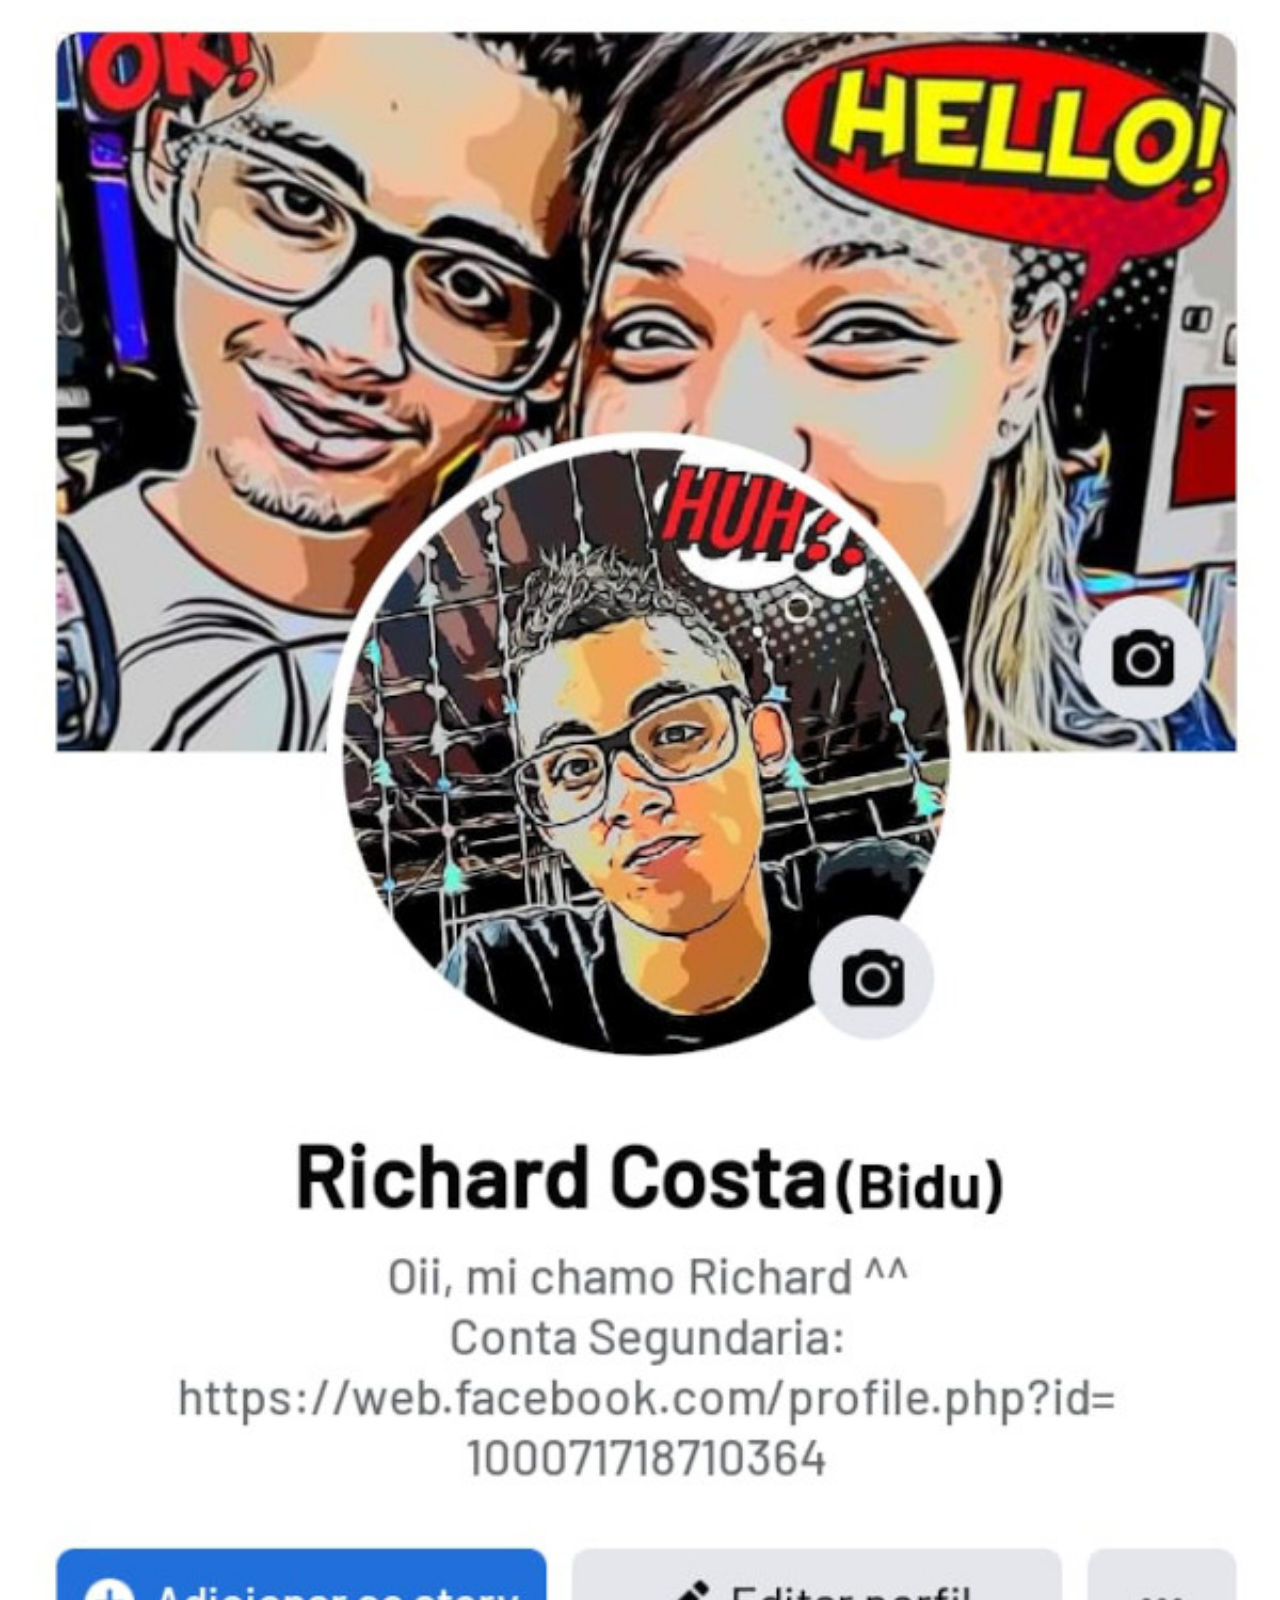
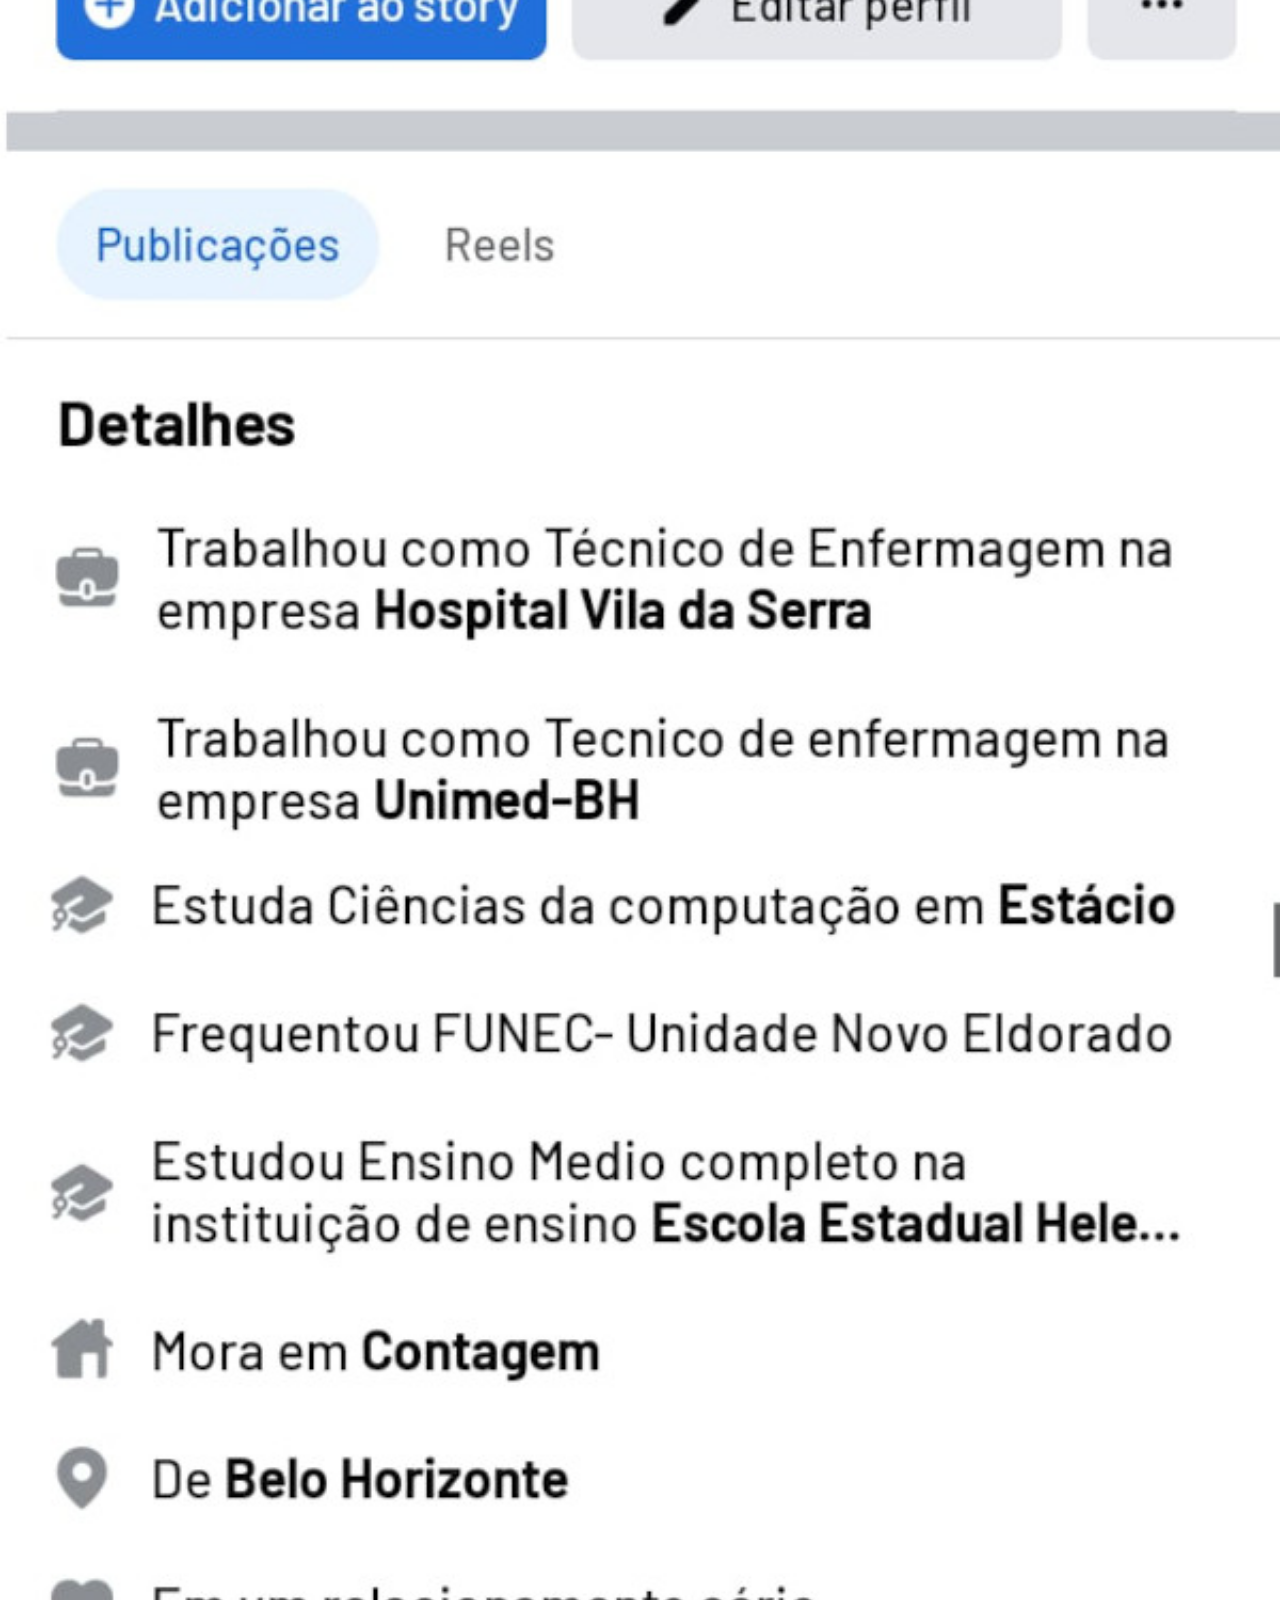
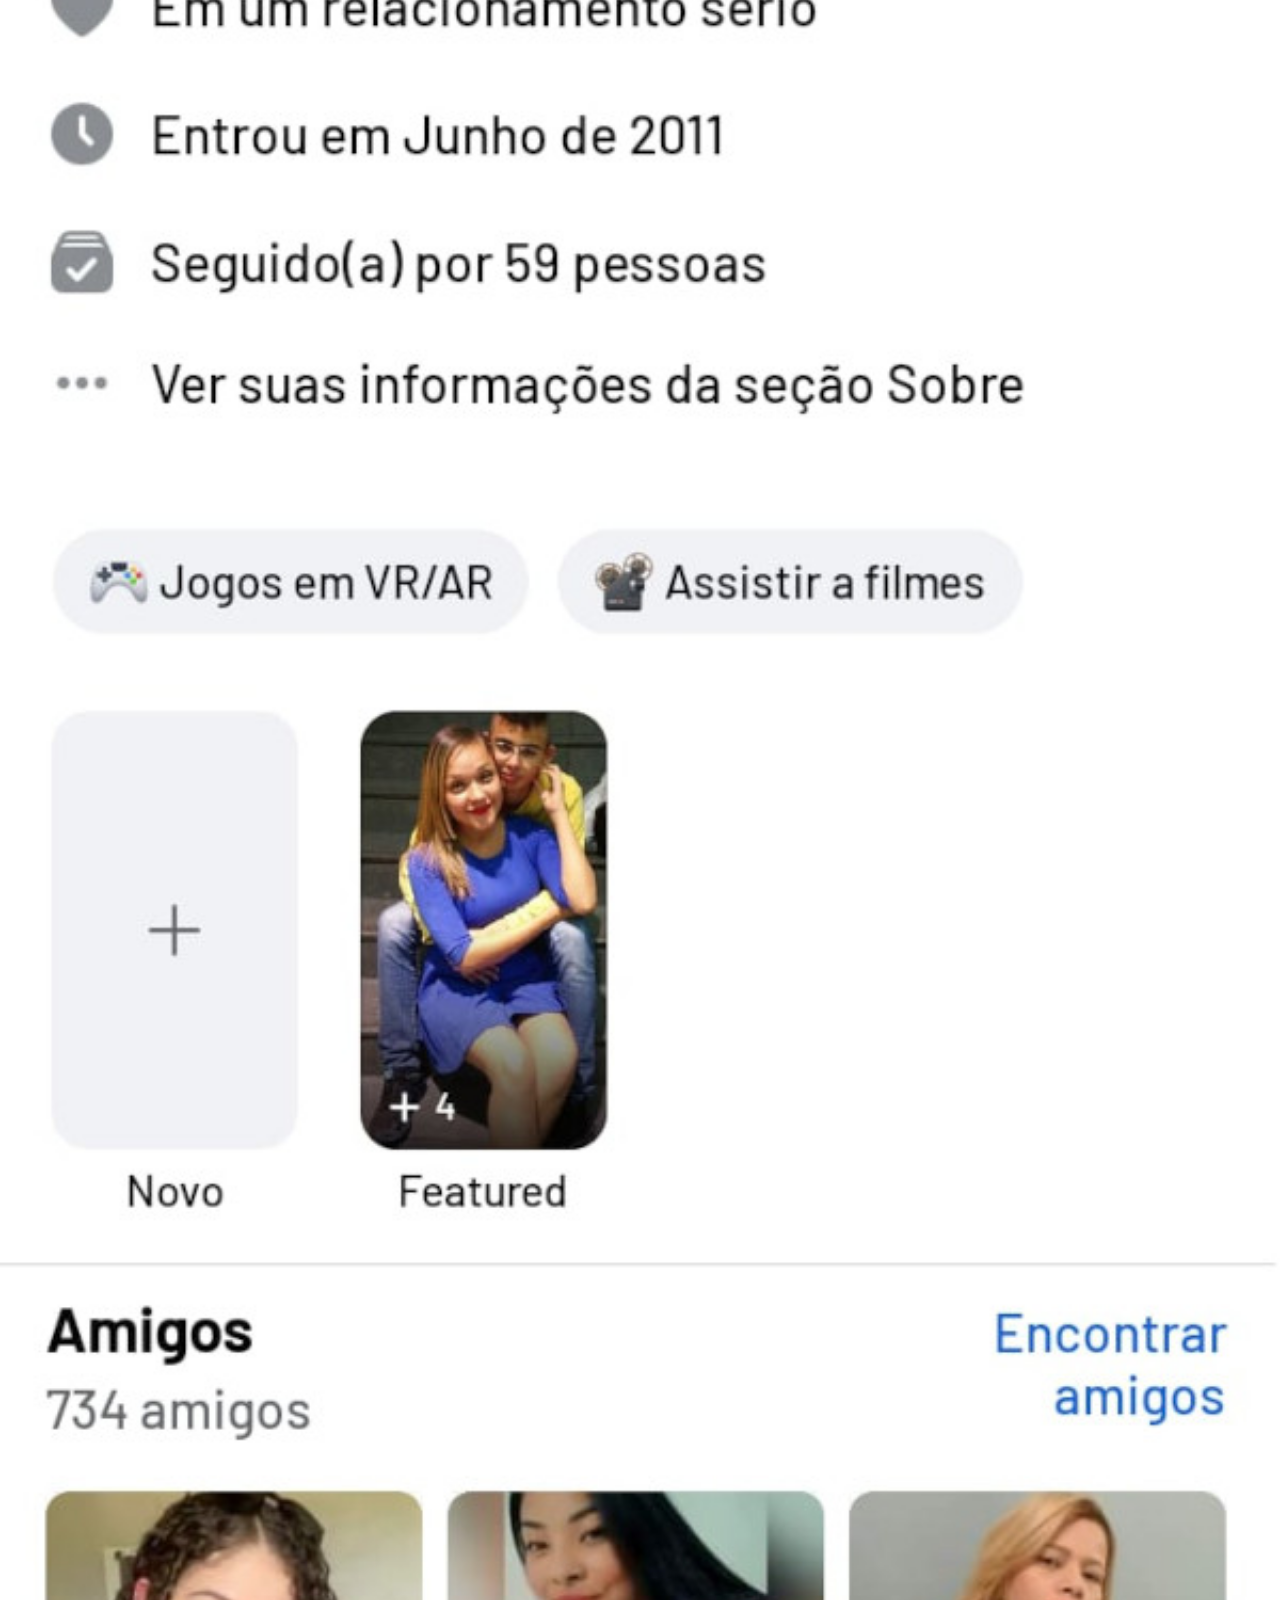
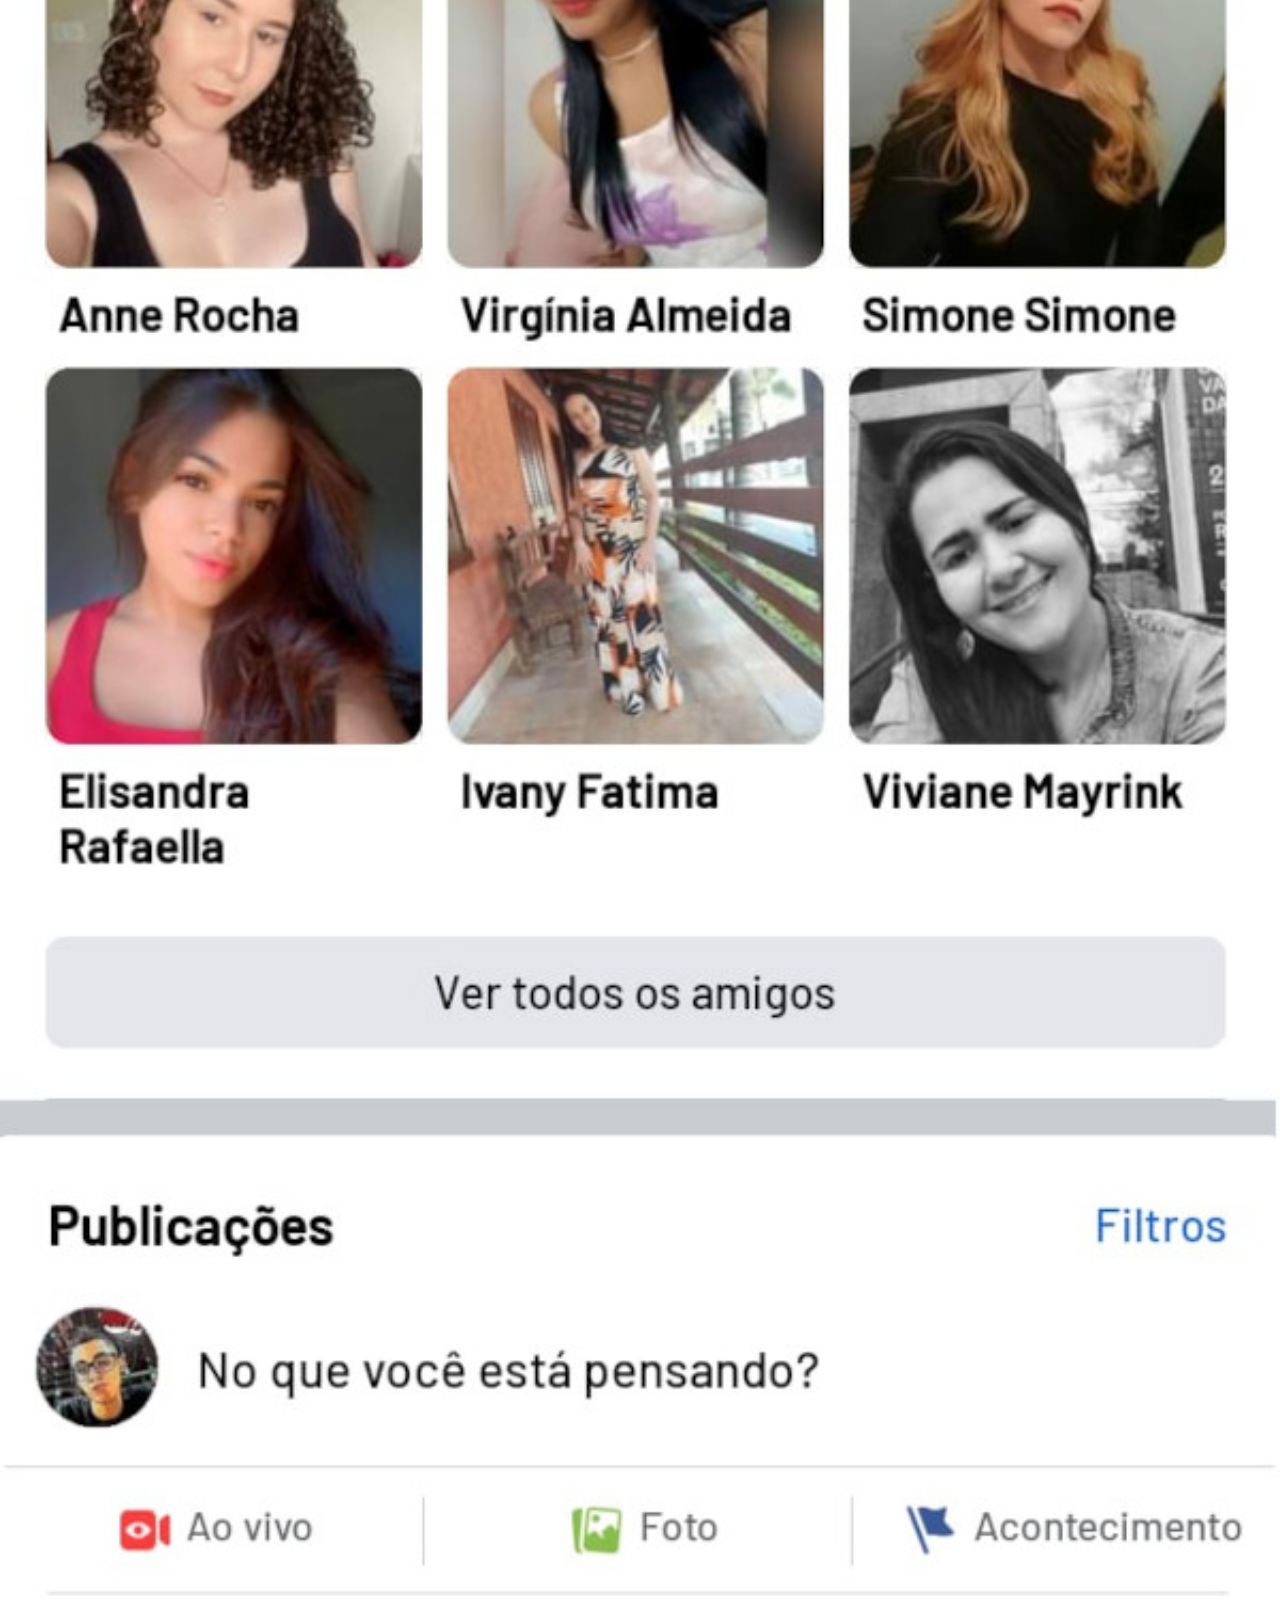
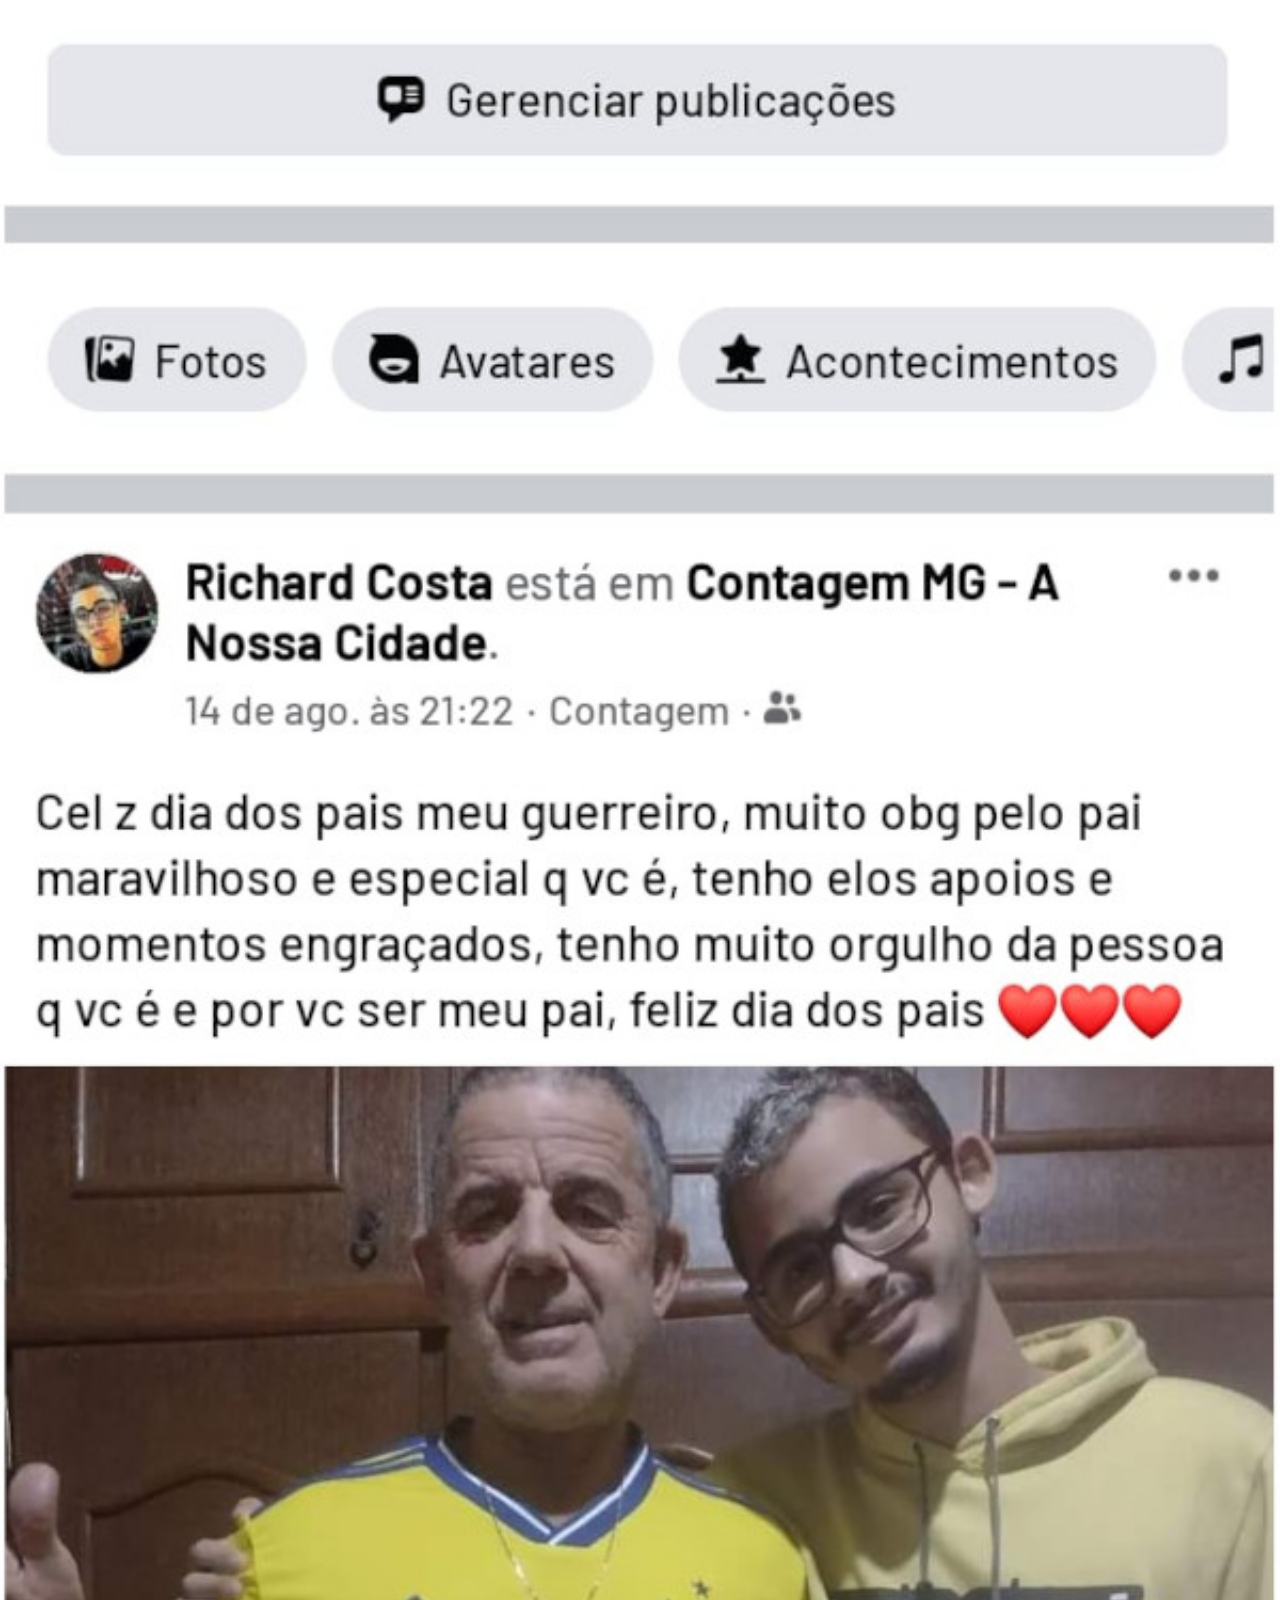
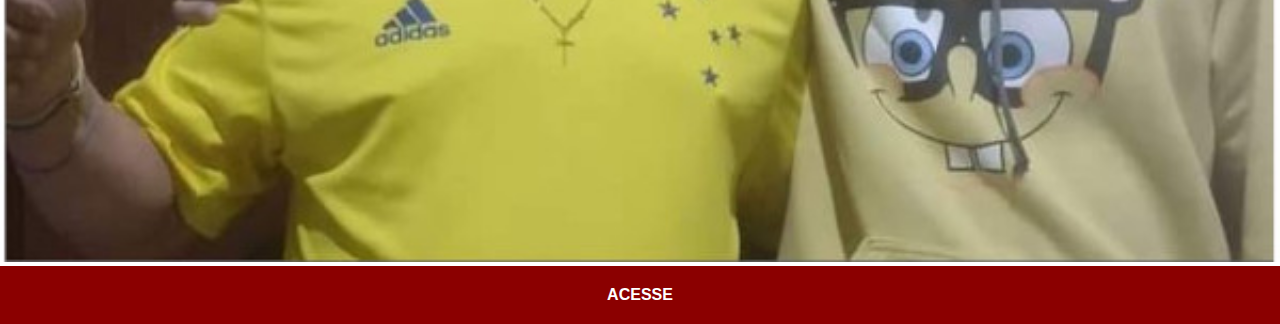
<file: desafio redes_sociais/facebook.html>
<!DOCTYPE html>
<html lang="pt-br">
<head>
    <meta charset="UTF-8">
    <meta http-equiv="X-UA-Compatible" content="IE=edge">
    <meta name="viewport" content="width=device-width, initial-scale=1.0">
    <link rel="stylesheet" href="css/socialStyle.css">
    <title>Youtube</title>
</head>
<body>
    <img src="img/imagem/tela-facebook.jpg" alt="tela-facebook">
    <a href="https://www.facebook.com/richard.costa.3323/" target="_blank">ACESSE</a>
</body>
</html>
</file>
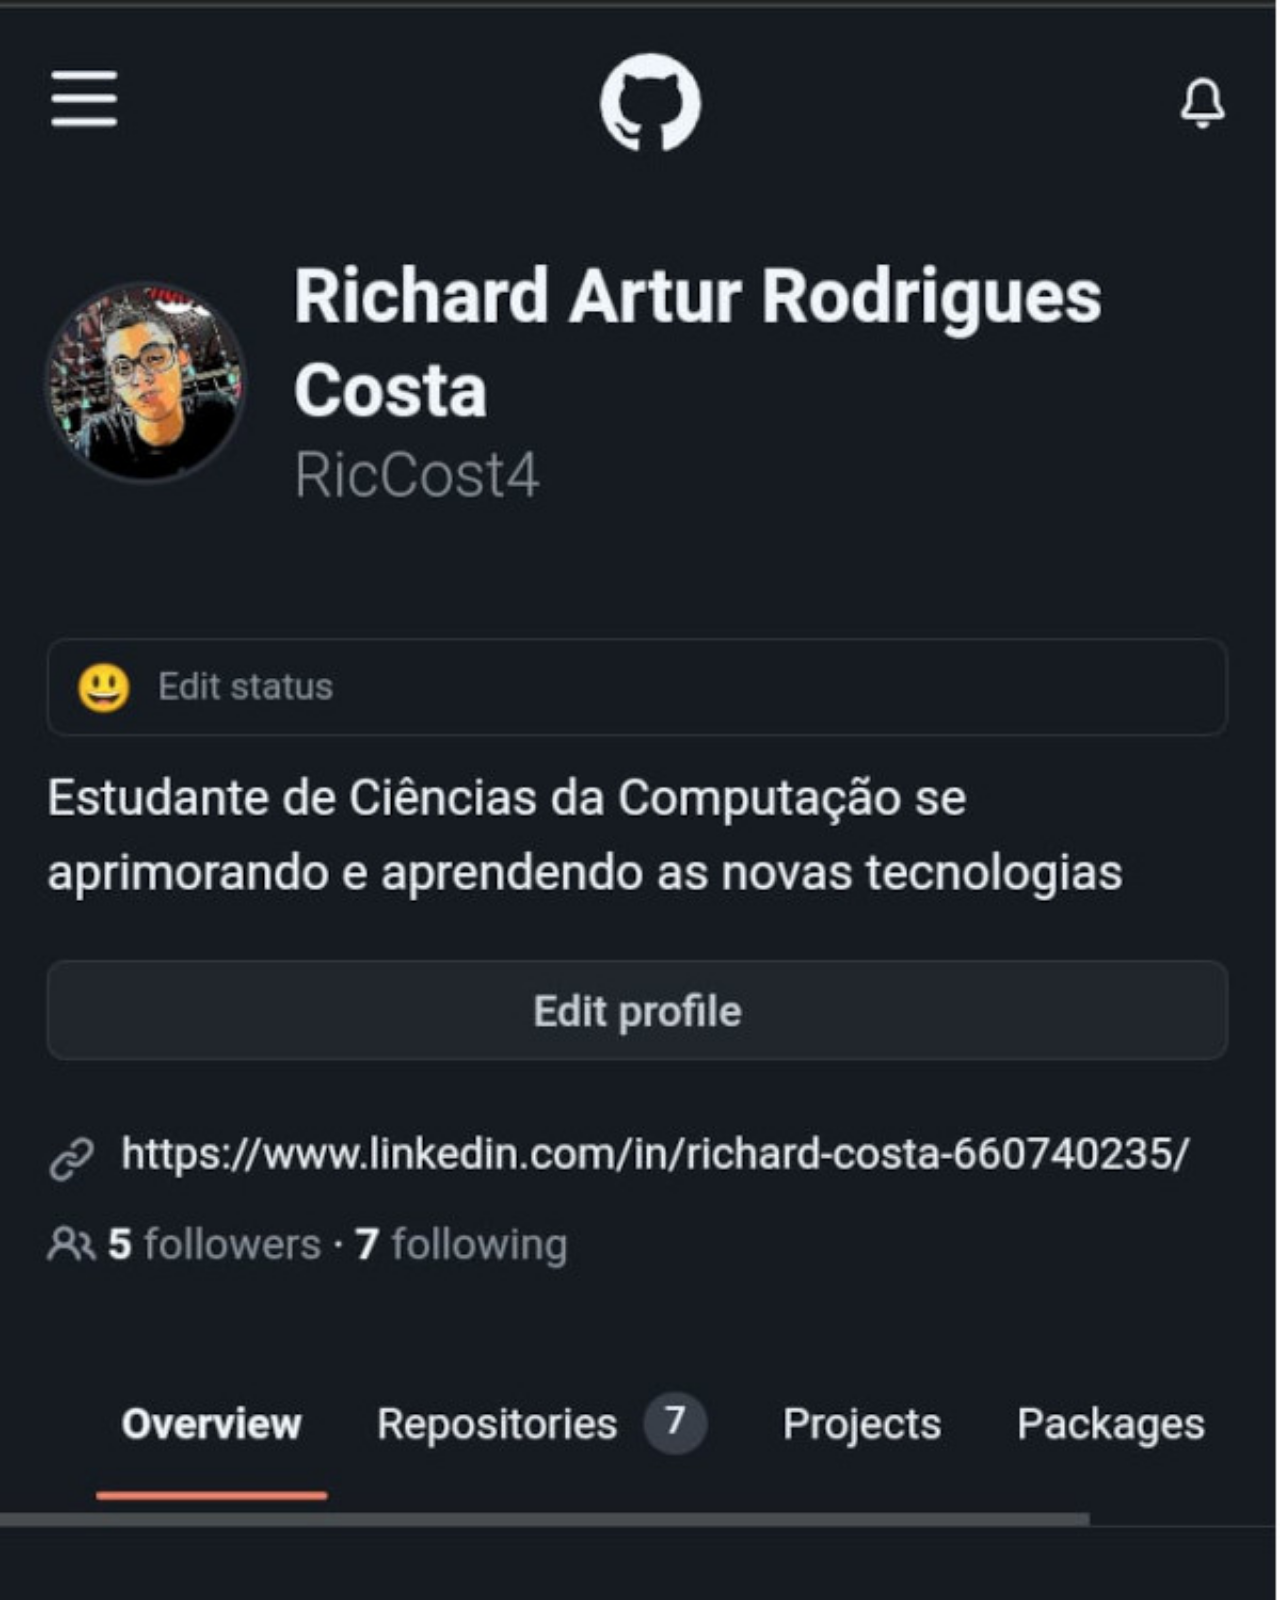
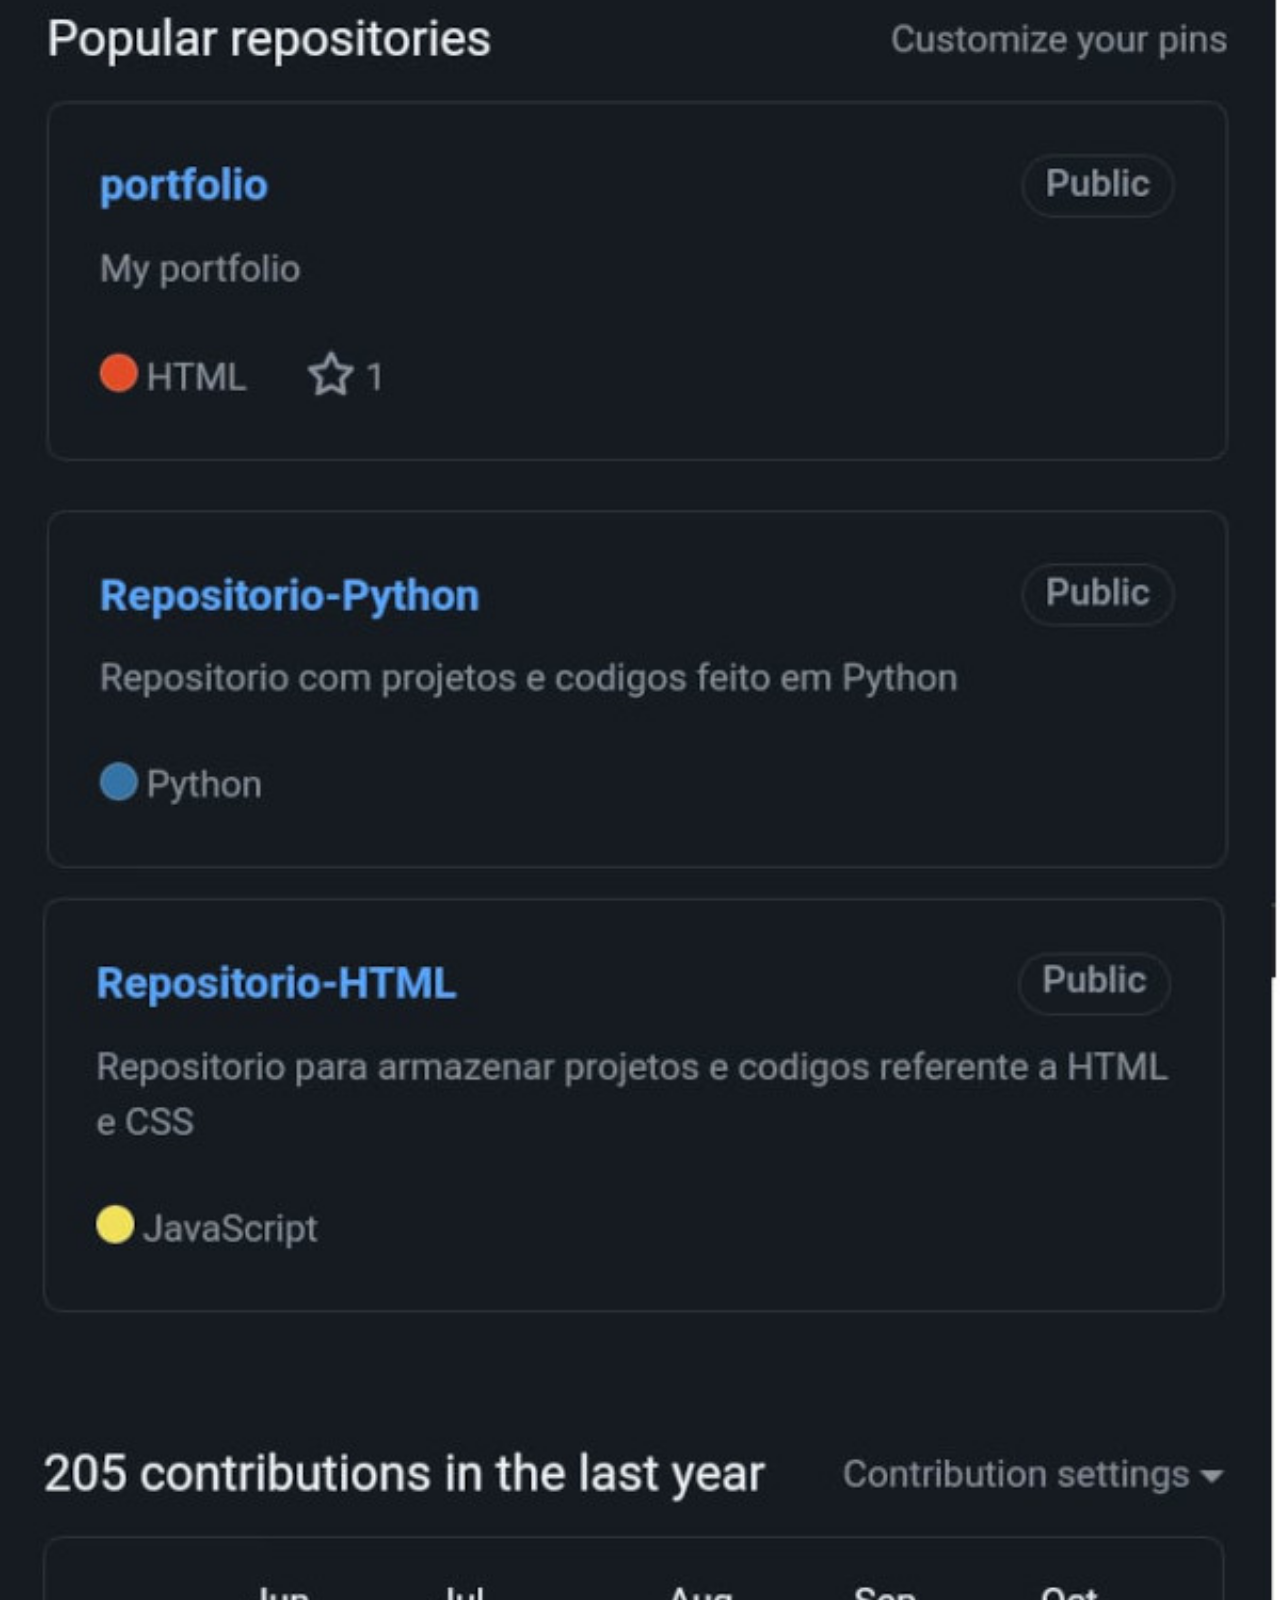
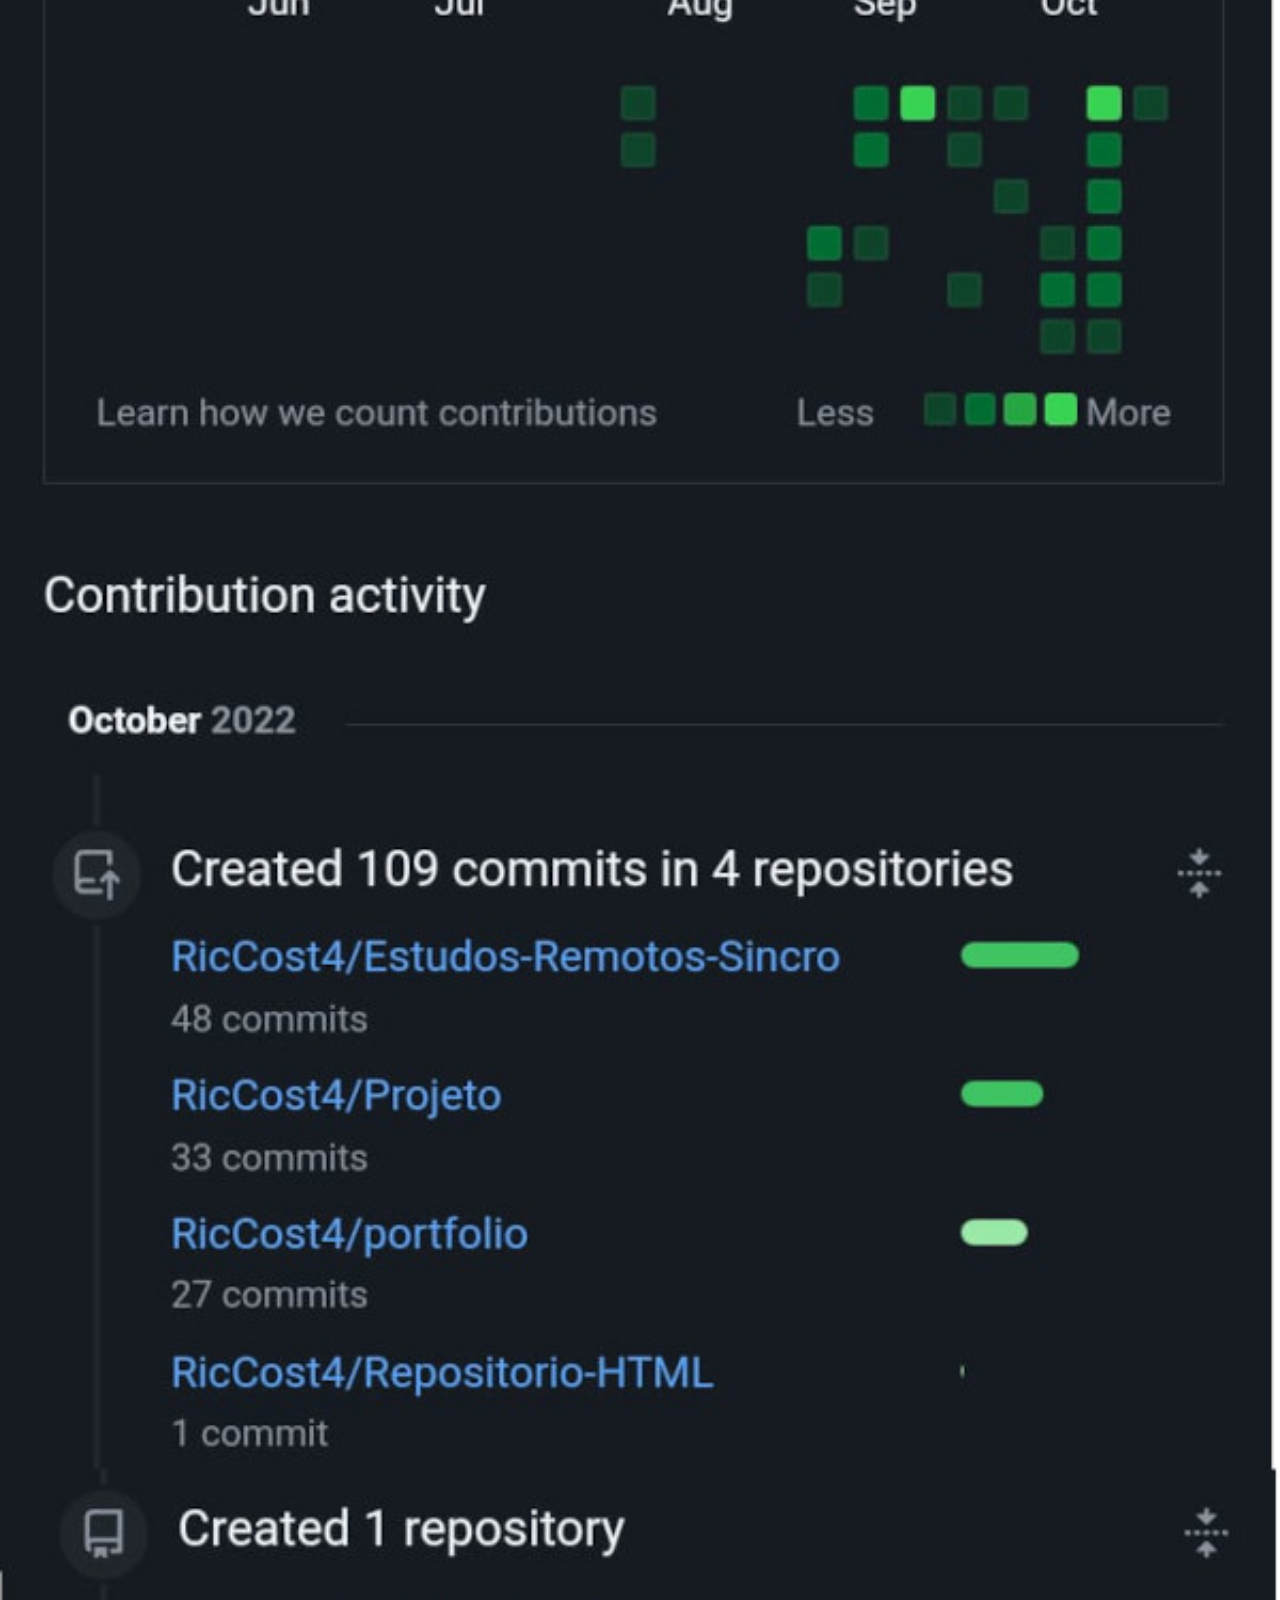
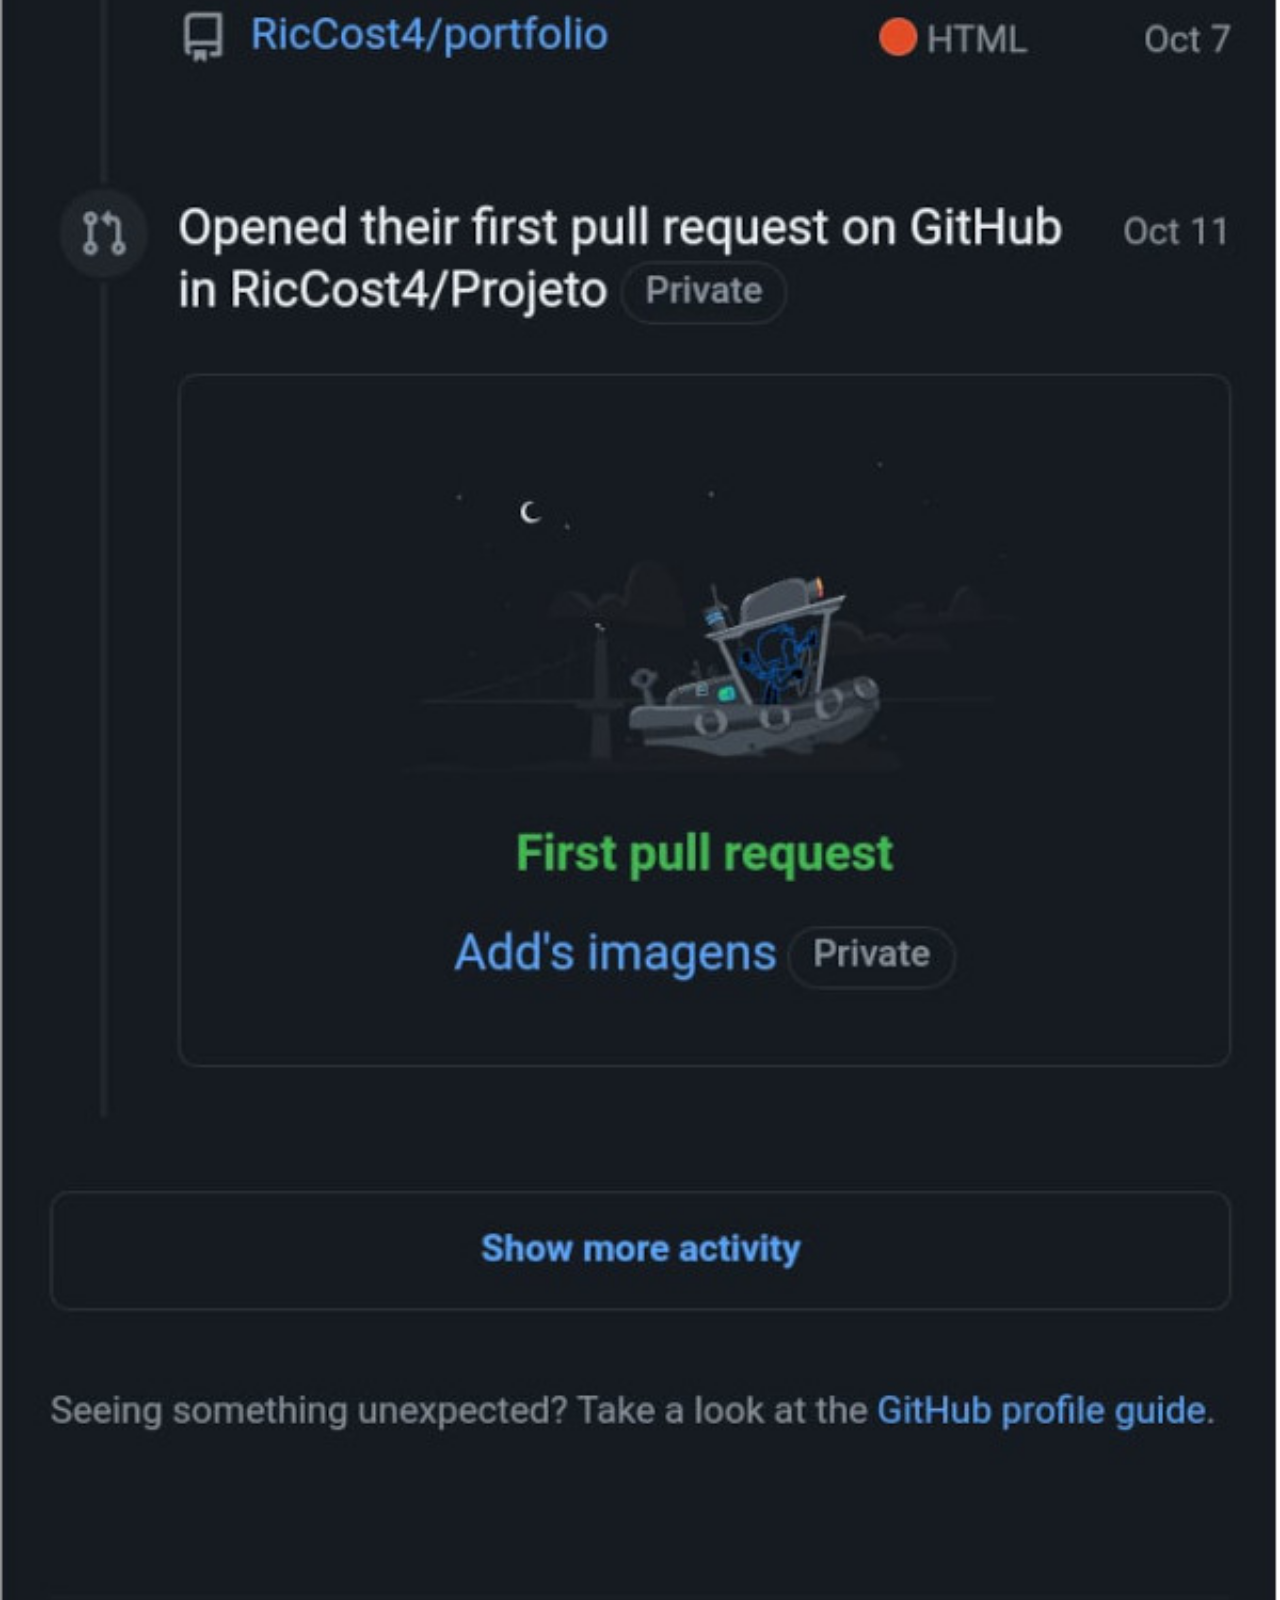
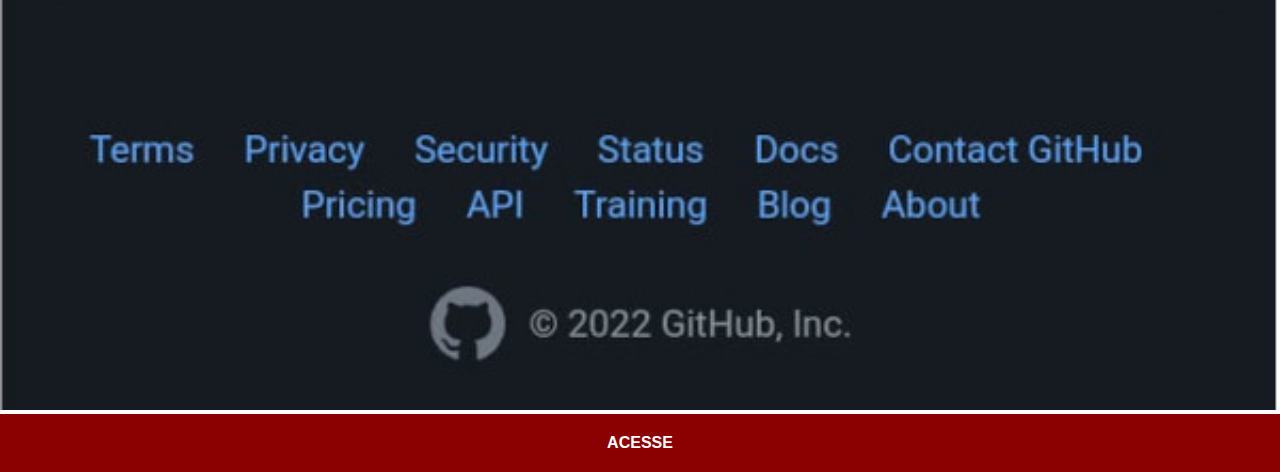
<file: desafio redes_sociais/github.html>
<!DOCTYPE html>
<html lang="pt-br">
<head>
    <meta charset="UTF-8">
    <meta http-equiv="X-UA-Compatible" content="IE=edge">
    <meta name="viewport" content="width=device-width, initial-scale=1.0">
    <link rel="stylesheet" href="css/socialStyle.css">
    <title>Youtube</title>
</head>
<body>
    <img src="img/imagem/tela-github.jpg" alt="tela-github">
    <a href="https://github.com/RicCost4" target="_blank">ACESSE</a>
</body>
</html>
</file>
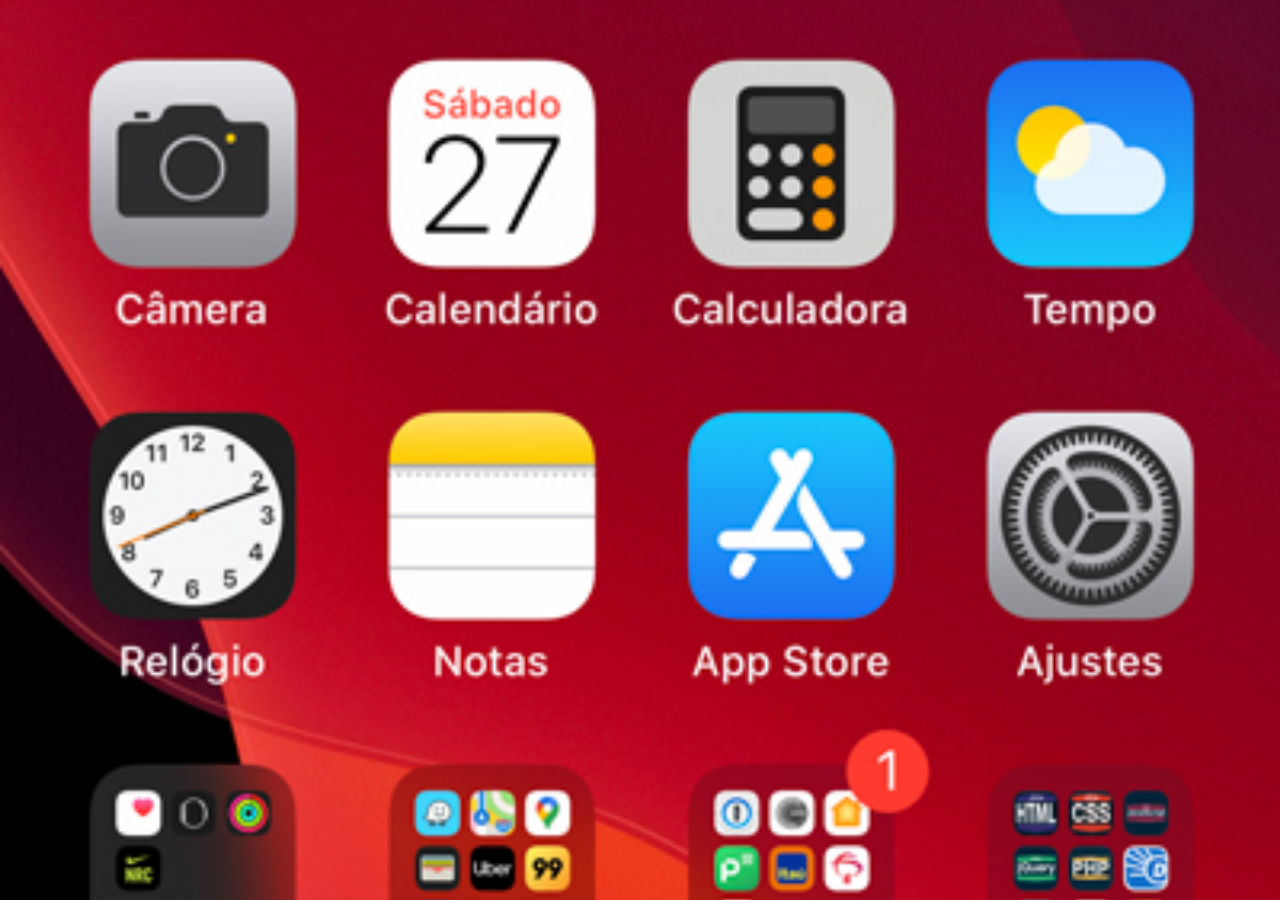
<file: desafio redes_sociais/home.html>
<!DOCTYPE html>
<html lang="pt-br">
<head>
    <meta charset="UTF-8">
    <meta http-equiv="X-UA-Compatible" content="IE=edge">
    <meta name="viewport" content="width=device-width, initial-scale=1.0">
    <title>HOME</title>
    <style>
        *{
            margin: 0px;
            padding: 0px;
        }
        body{
            width: 100vw;
            height: 100vh;
            background: url(img/imagem/tela-home.jpg) no-repeat top center;
            background-size: cover;
        }
    </style>
</head>
<body>
    
</body>
</html>
</file>
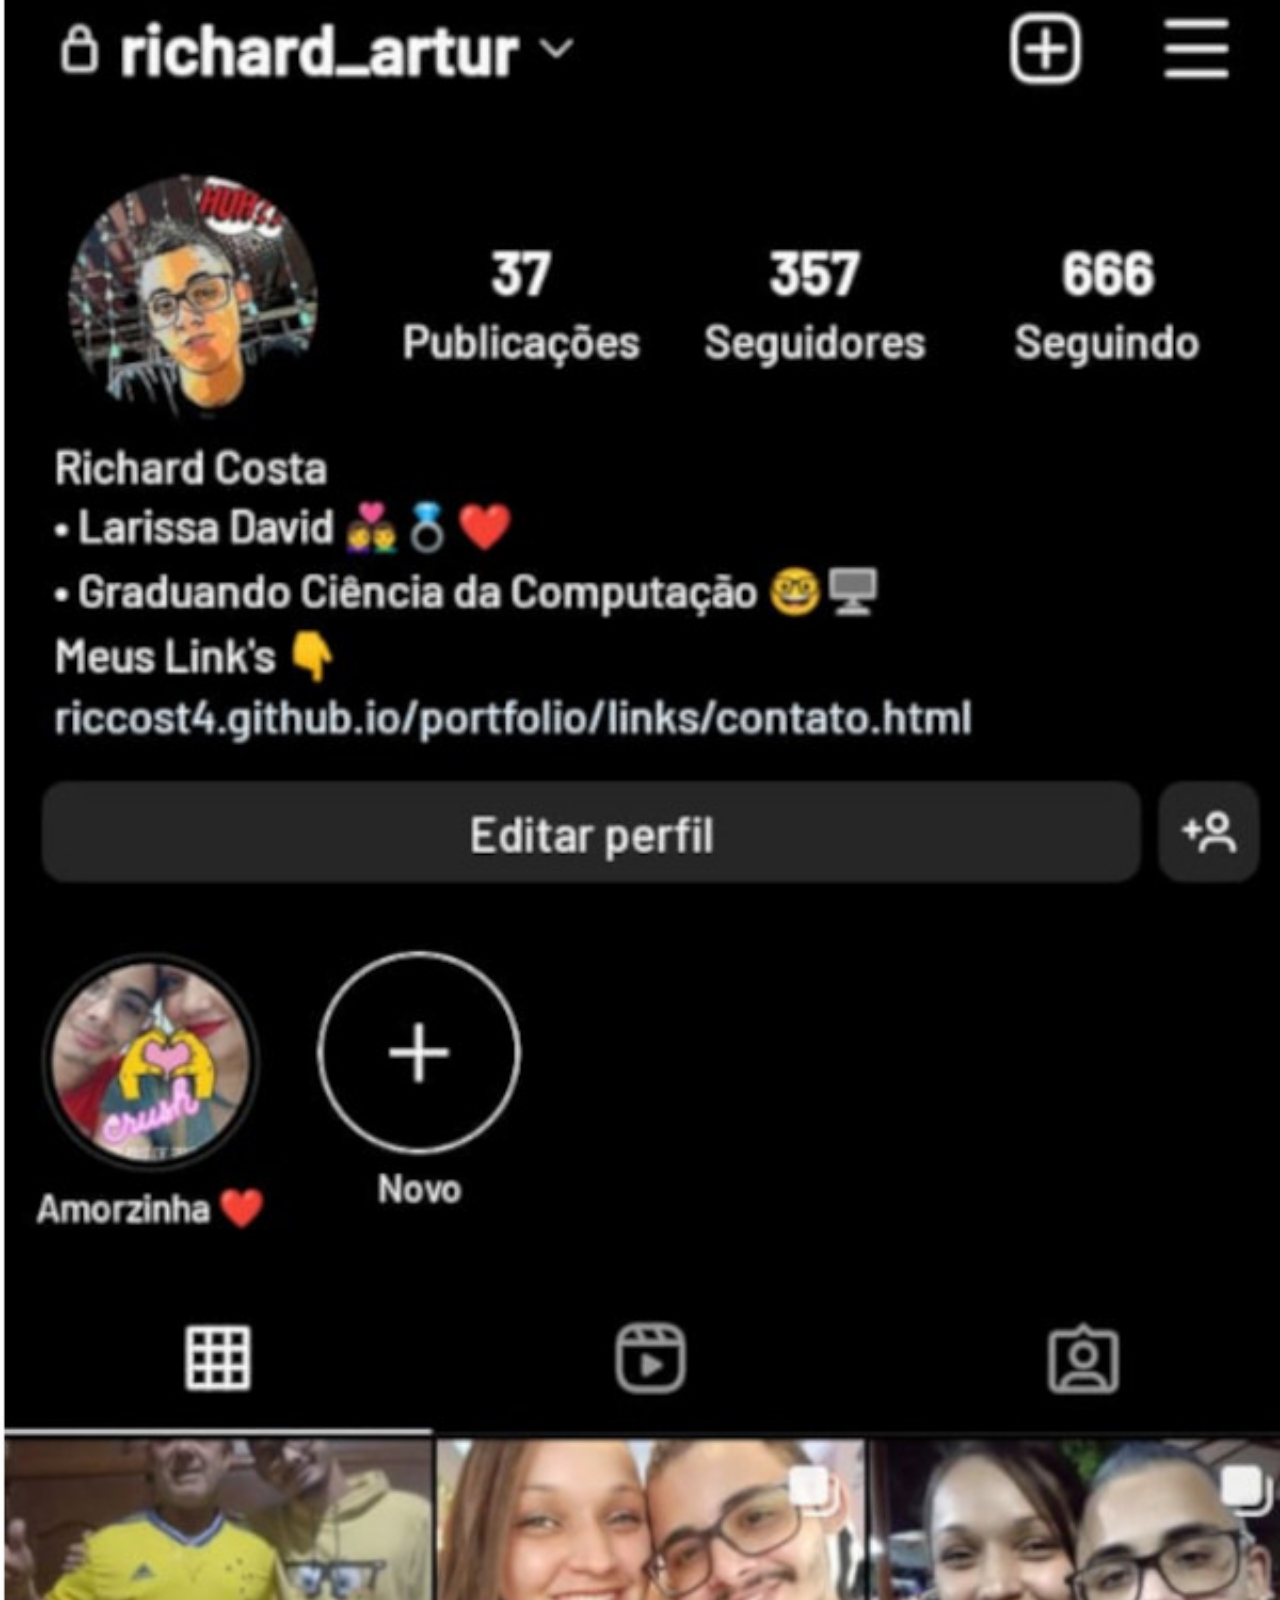
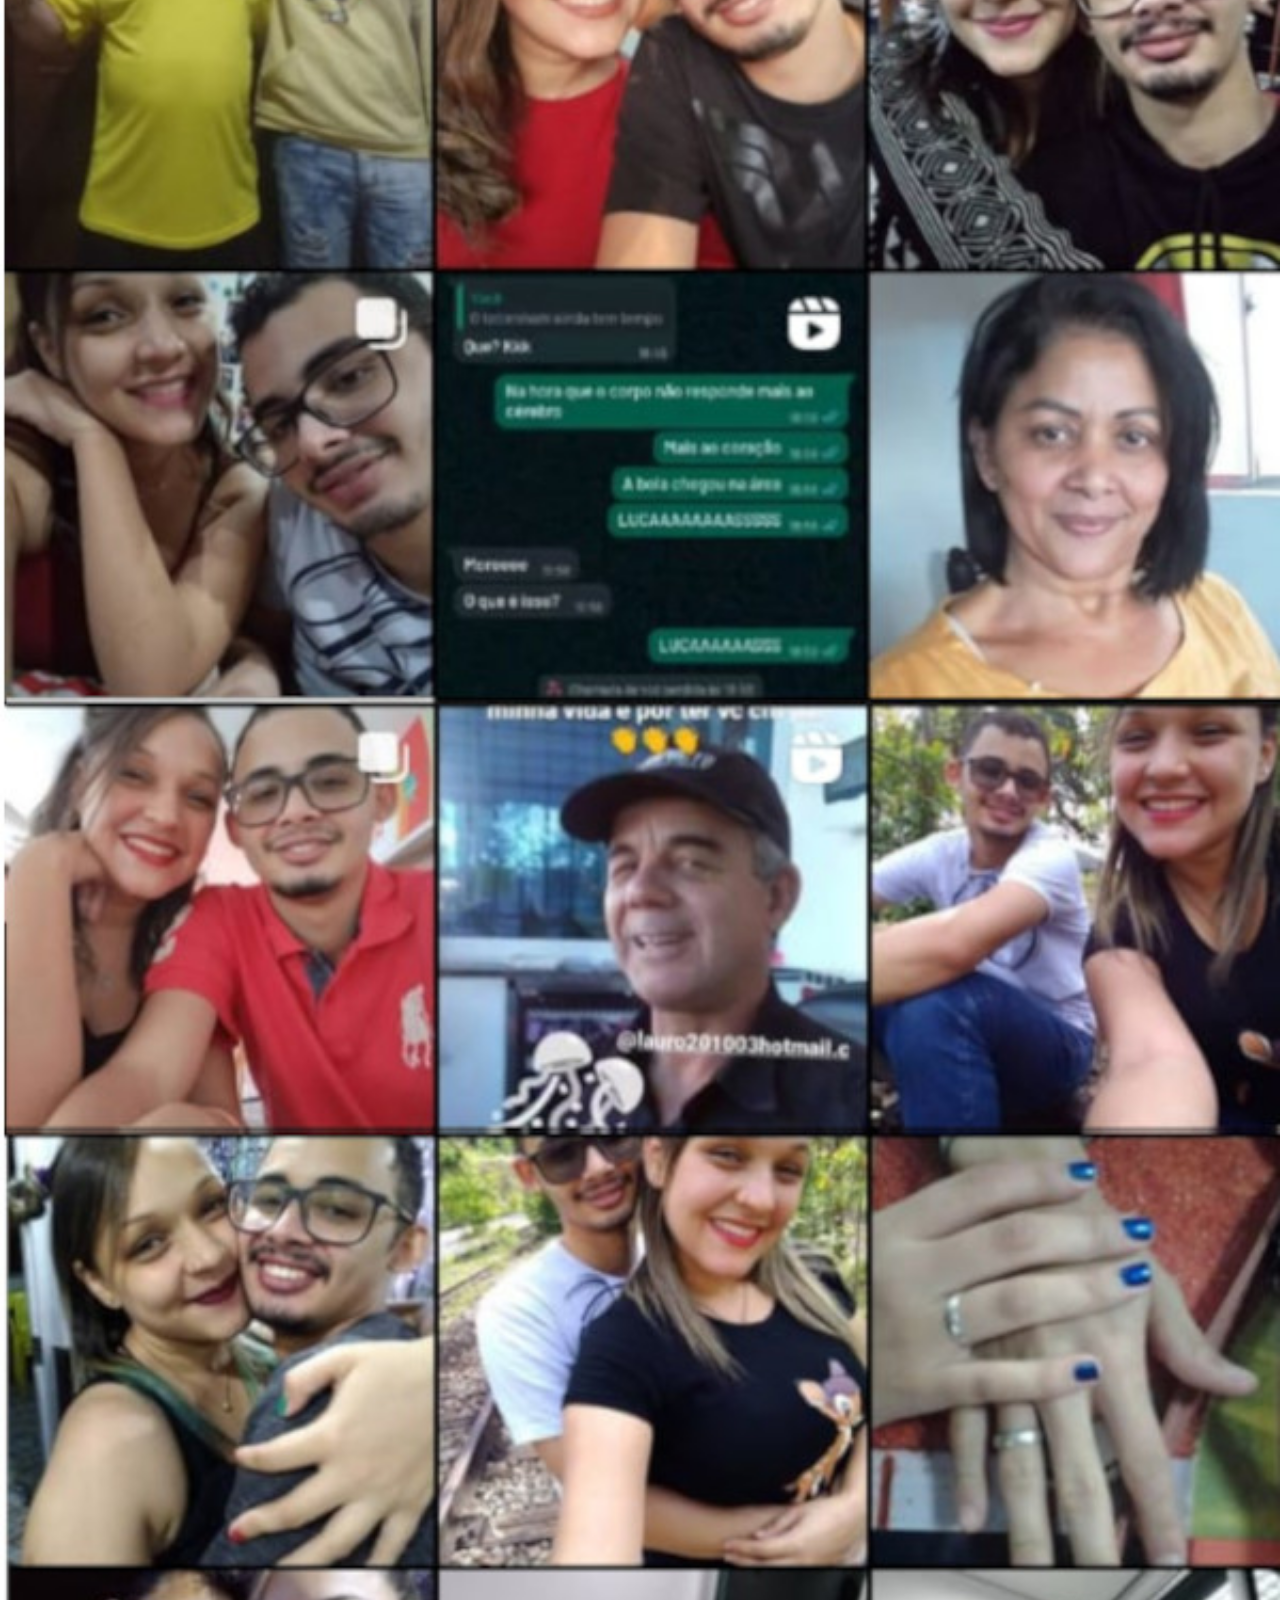
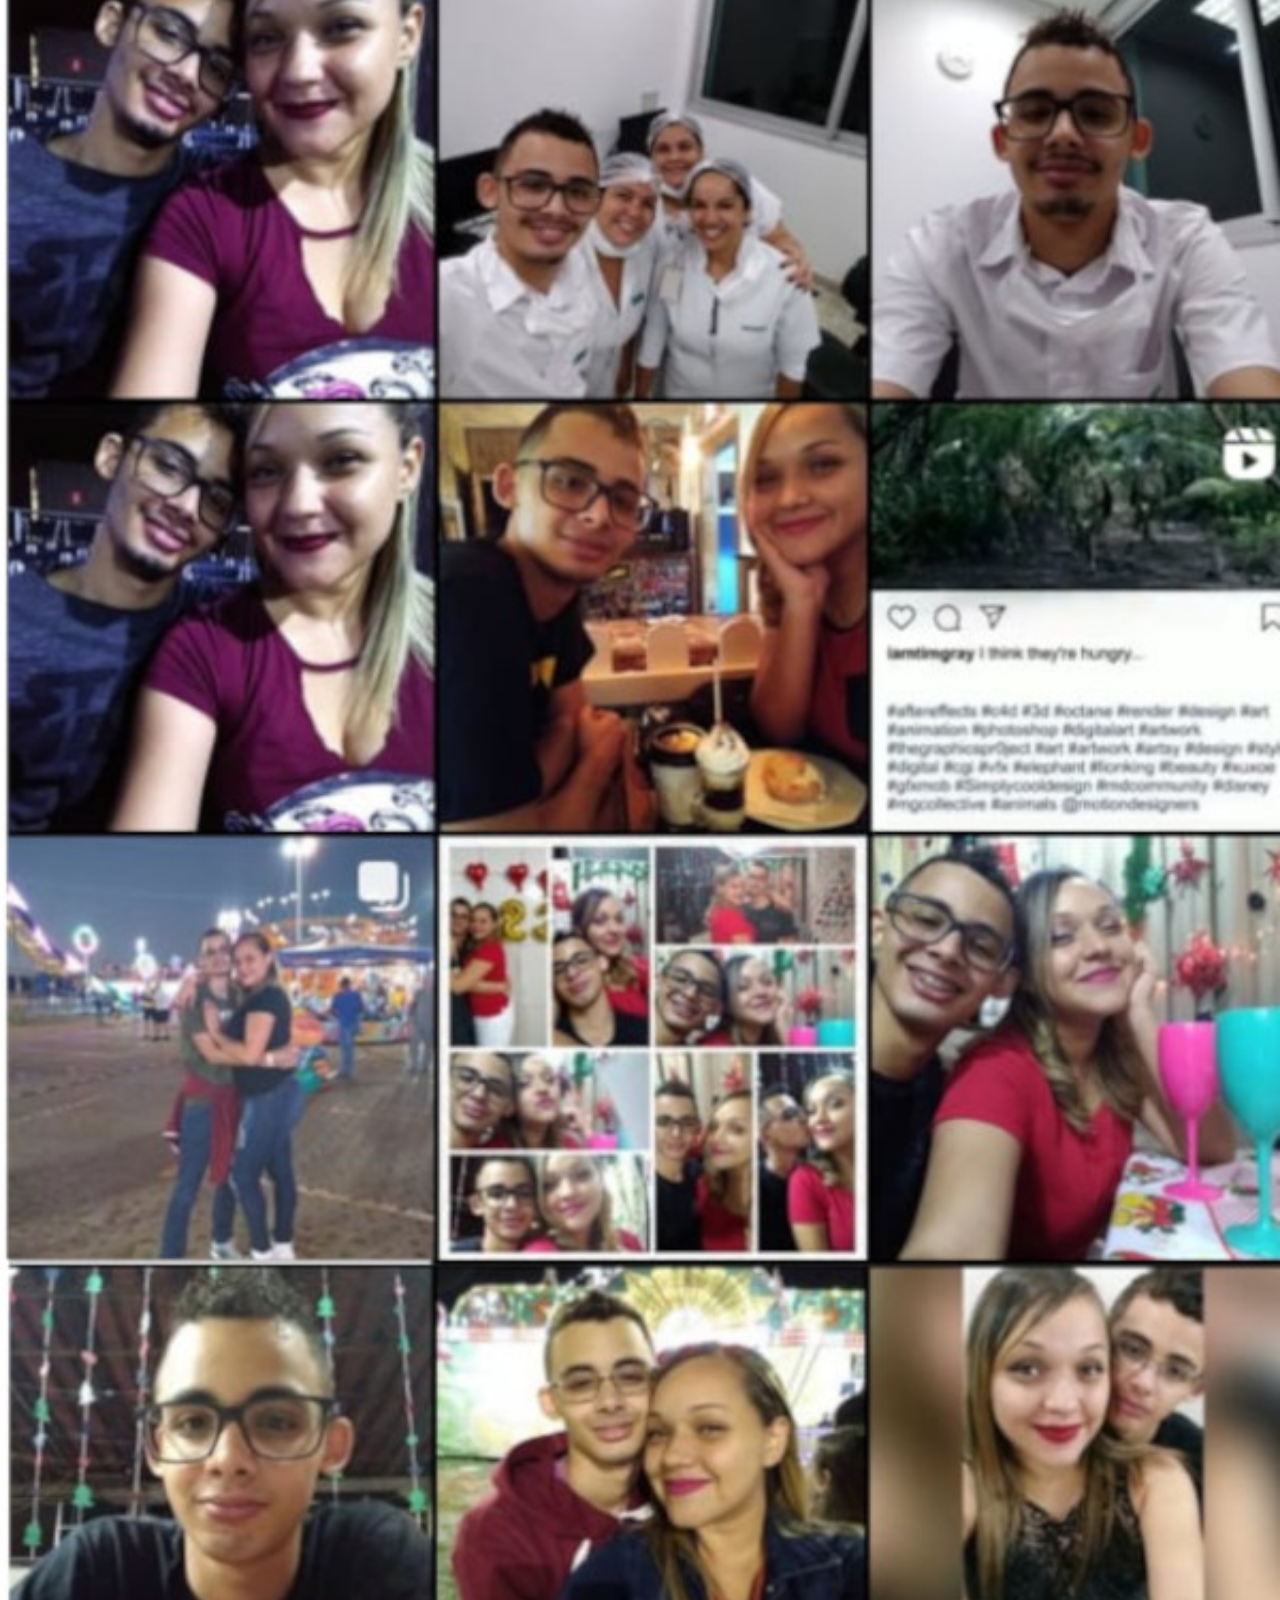
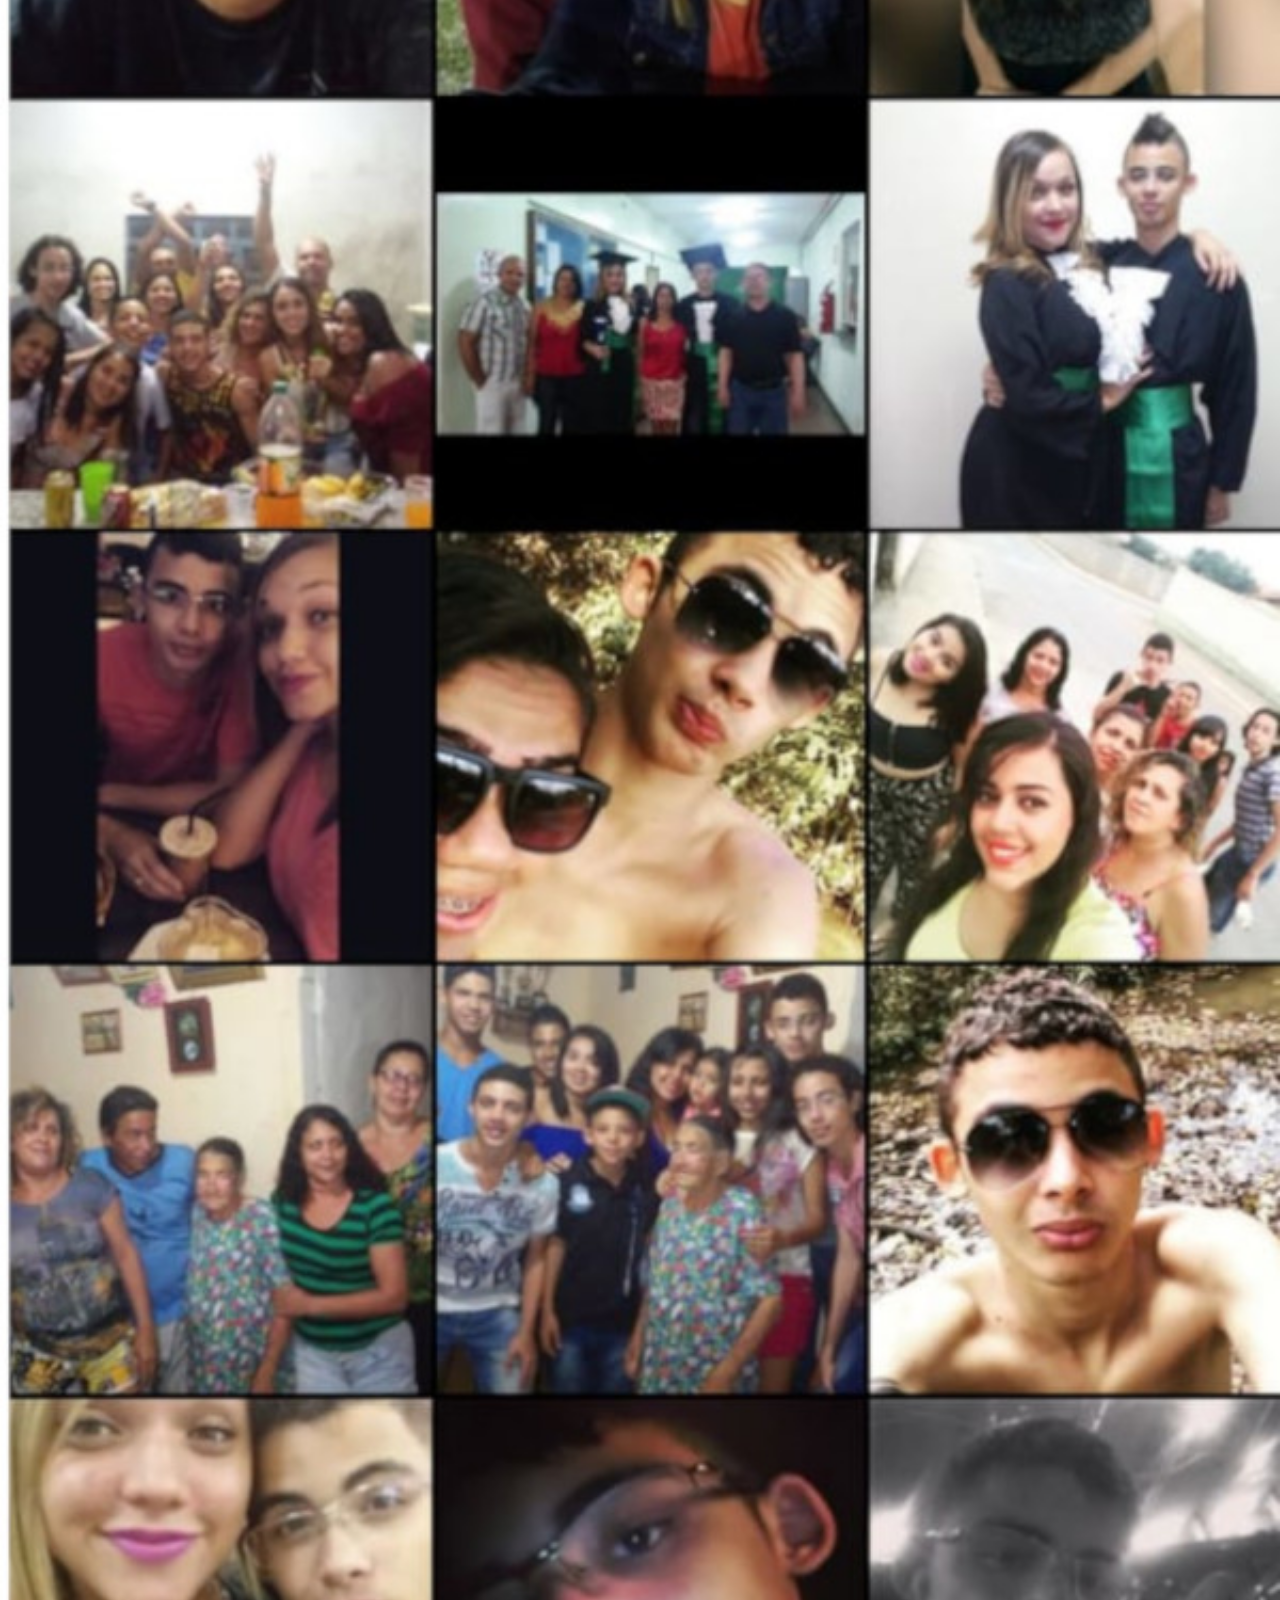
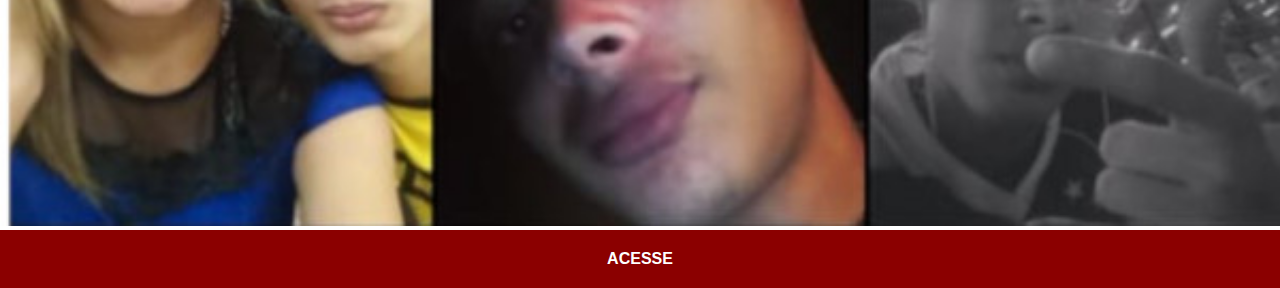
<file: desafio redes_sociais/instagram.html>
<!DOCTYPE html>
<html lang="pt-br">
<head>
    <meta charset="UTF-8">
    <meta http-equiv="X-UA-Compatible" content="IE=edge">
    <meta name="viewport" content="width=device-width, initial-scale=1.0">
    <link rel="stylesheet" href="css/socialStyle.css">
    <title>Youtube</title>
</head>
<body>
    <img src="img/imagem/tela-instagram.jpg" alt="tela-instagram">
    <a href="https://www.instagram.com/richard_artur/" target="_blank">ACESSE</a>
</body>
</html>
</file>
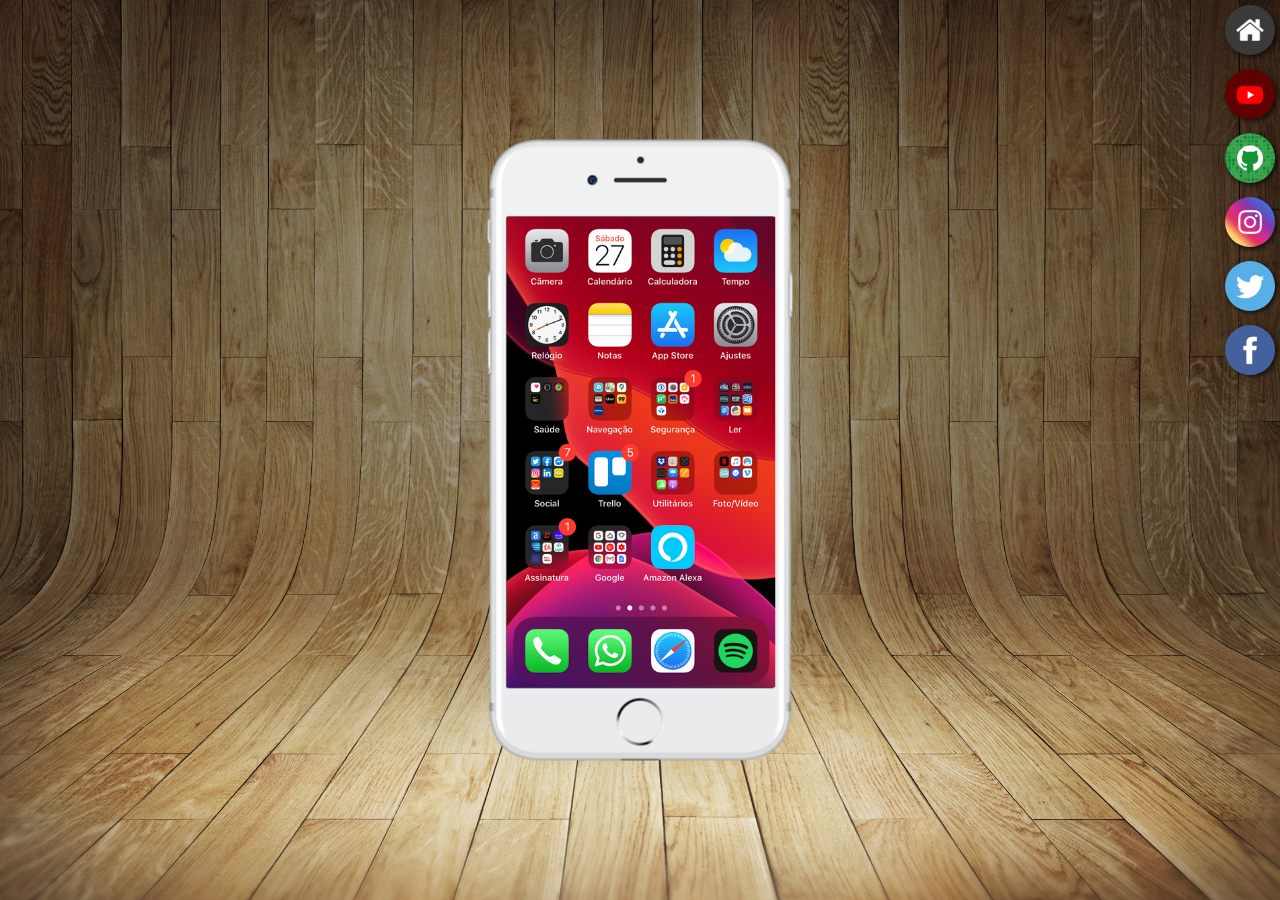
<file: desafio redes_sociais/redes_sociais.html>
<!DOCTYPE html>
<html lang="pt-br">
<head>
    <meta charset="UTF-8">
    <meta http-equiv="X-UA-Compatible" content="IE=edge">
    <meta name="viewport" content="width=device-width, initial-scale=1.0">
    <link rel="stylesheet" href="css/style.css">
    <link rel="shortcut icon" href="img/chad.ico" type="image/x-icon">
    <title>Redes Sociais</title>
</head>
<body>
    <main>
        <section id="telefone">
            <iframe src="home.html" name="aparelho" frameborder="0" id="tela">
                <p>Seu Navegar não é compativel com isto</p>
            </iframe>
        </section>
        <section id="redes-sociais">
            <a href="#" target="tela"><img src="img/imagem/logo-home.jpg" alt=""></a>
            <a href="youtube.html" target="aparelho"><img src="img/imagem/logo-youtube.jpg" alt=""></a>
            <a href="github.html" target="aparelho"><img src="img/imagem/logo-github.jpg" alt=""></a>
            <a href="instagram.html" target="aparelho"><img src="img/imagem/logo-instagram.jpg" alt=""></a>
            <a href="twitter.html" target="aparelho"><img src="img/imagem/logo-twitter.jpg" alt=""></a>
            <a href="facebook.html" target="aparelho"><img src="img/imagem/logo-facebook.jpg" alt=""></a>
        </section>
    </main>
</body>
</html>
</file>
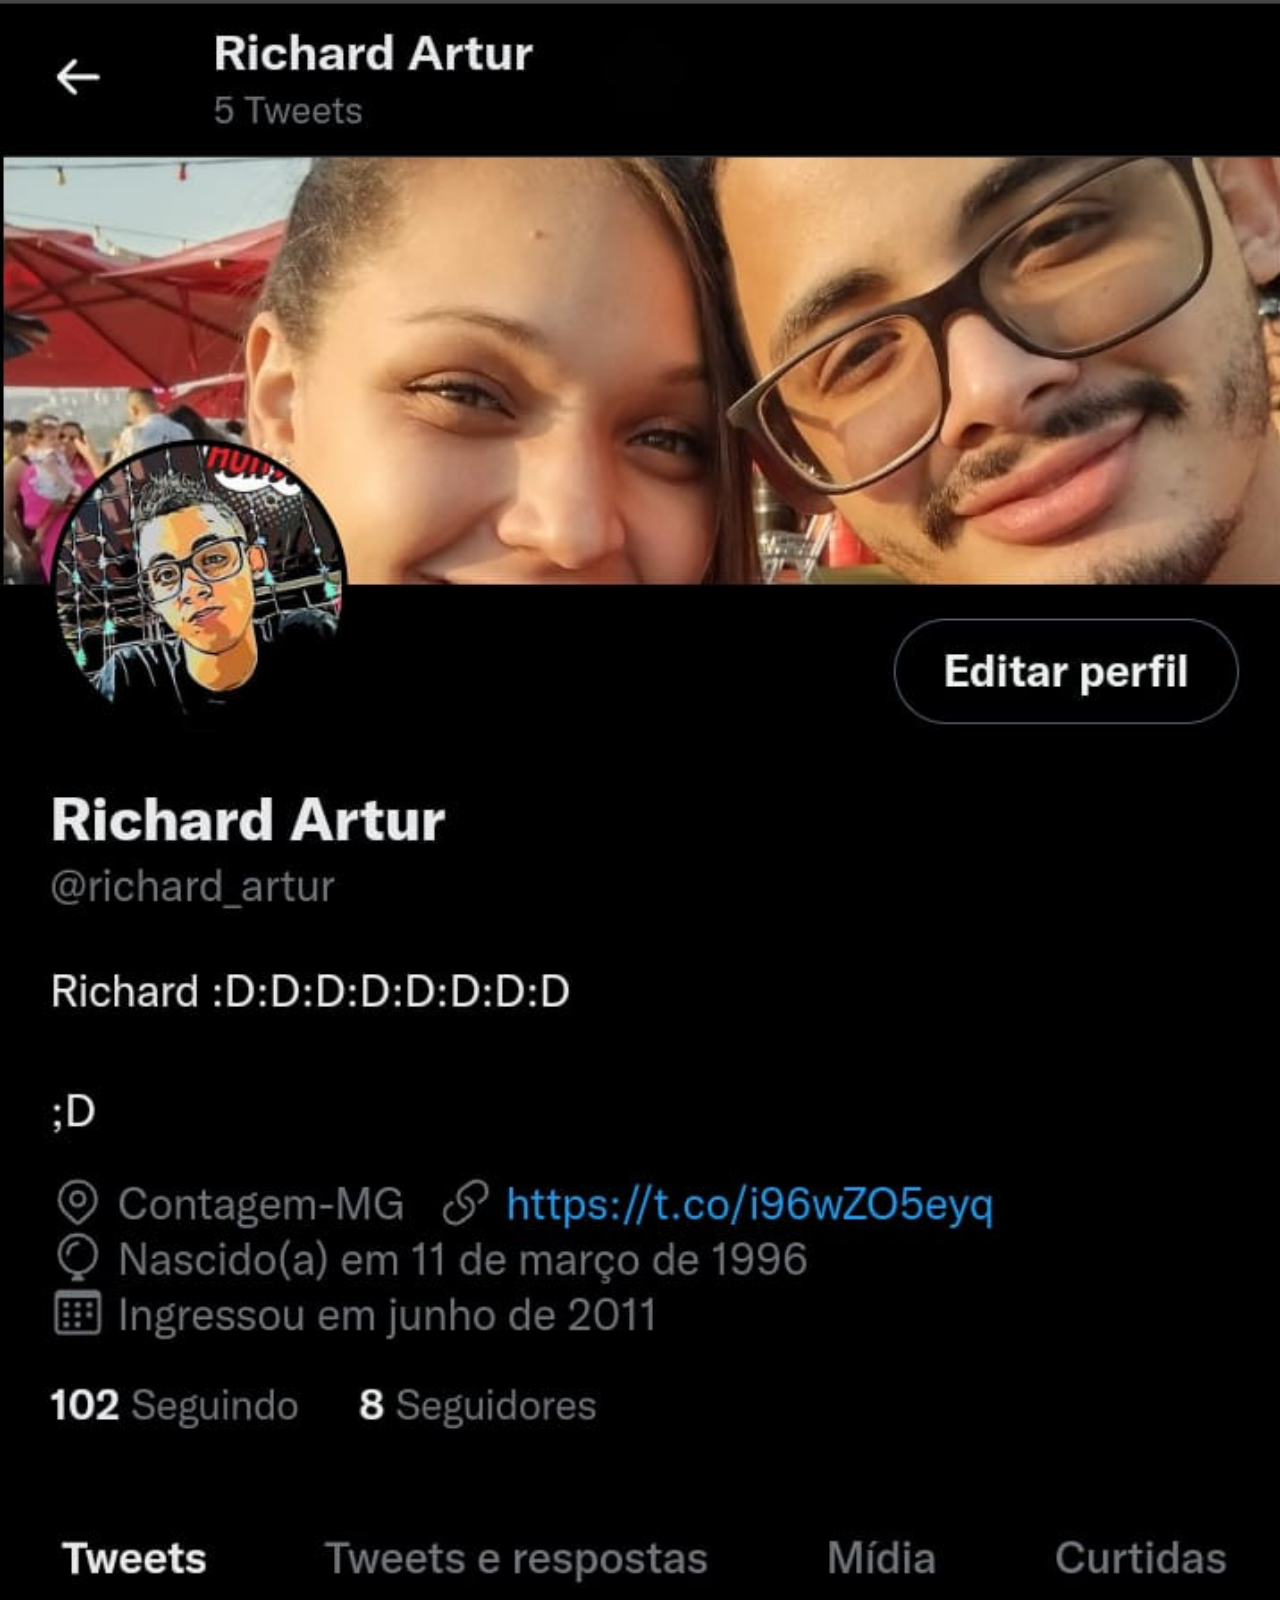
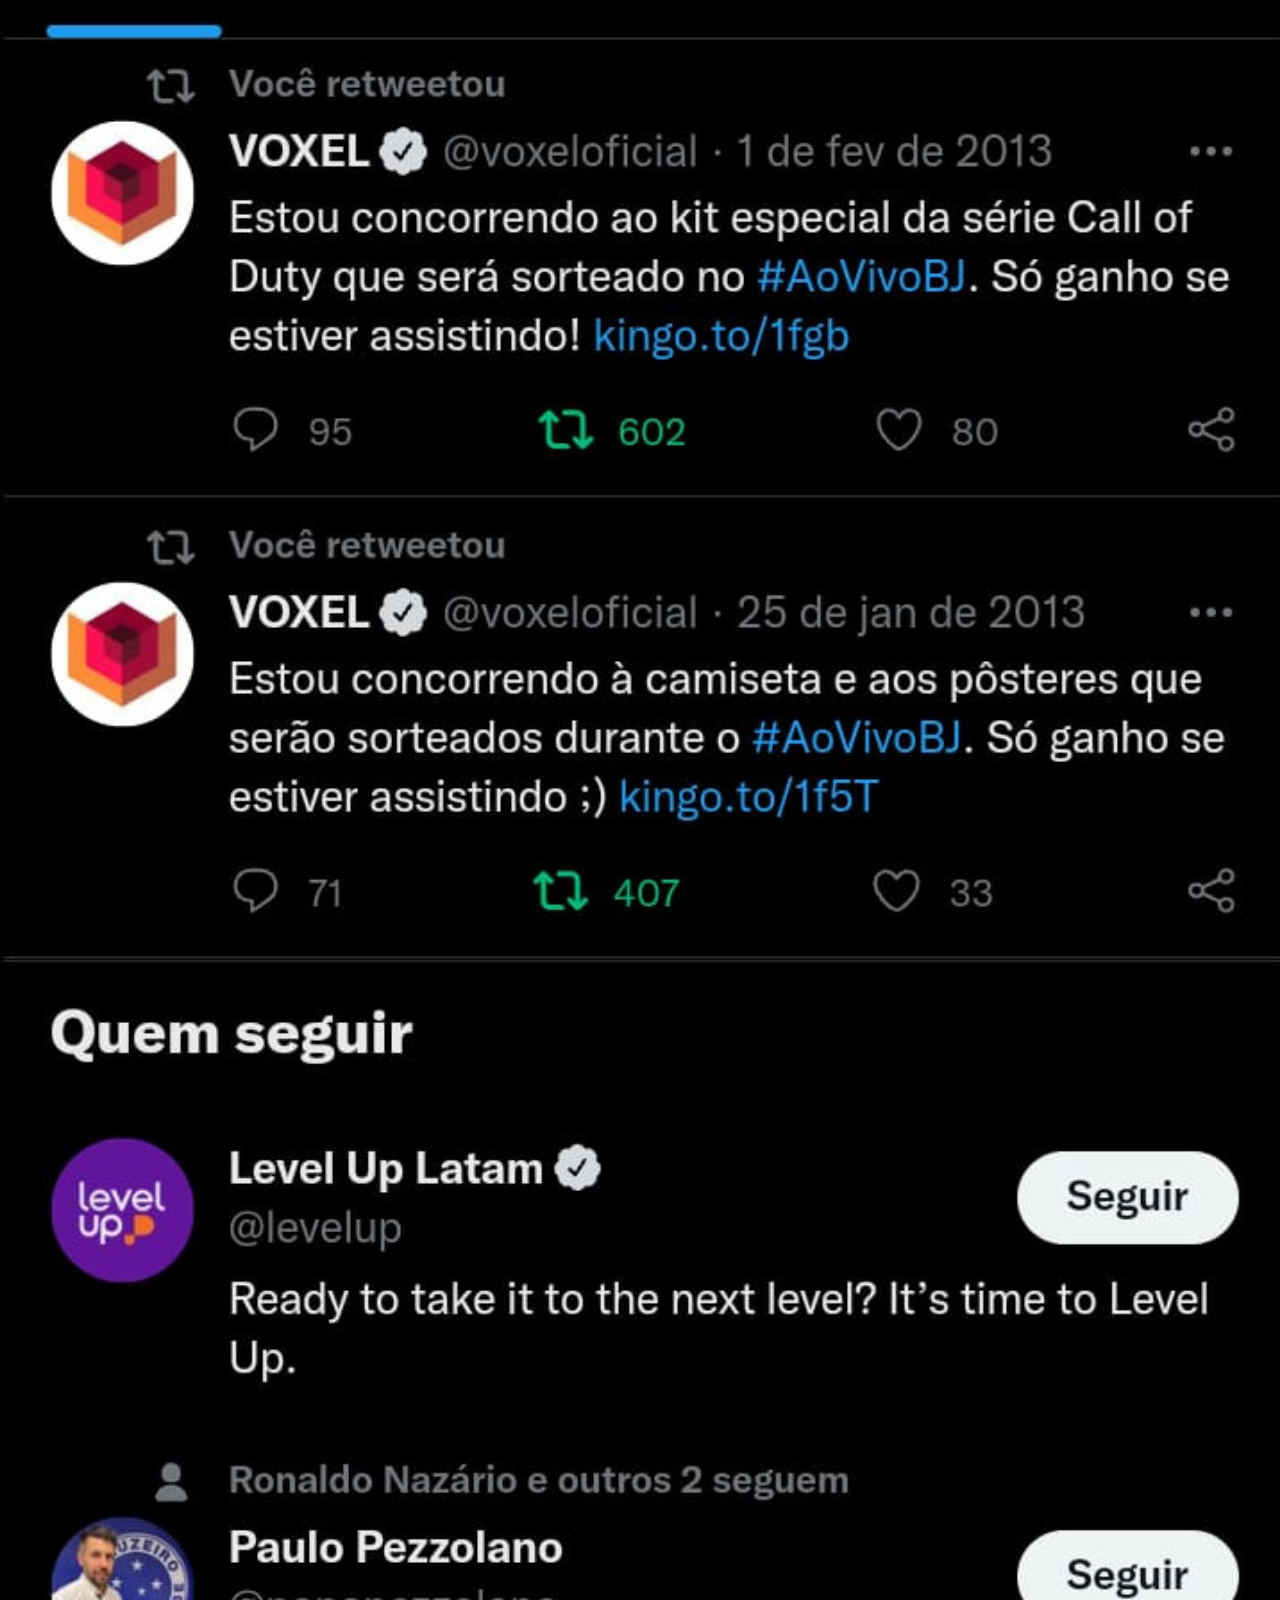
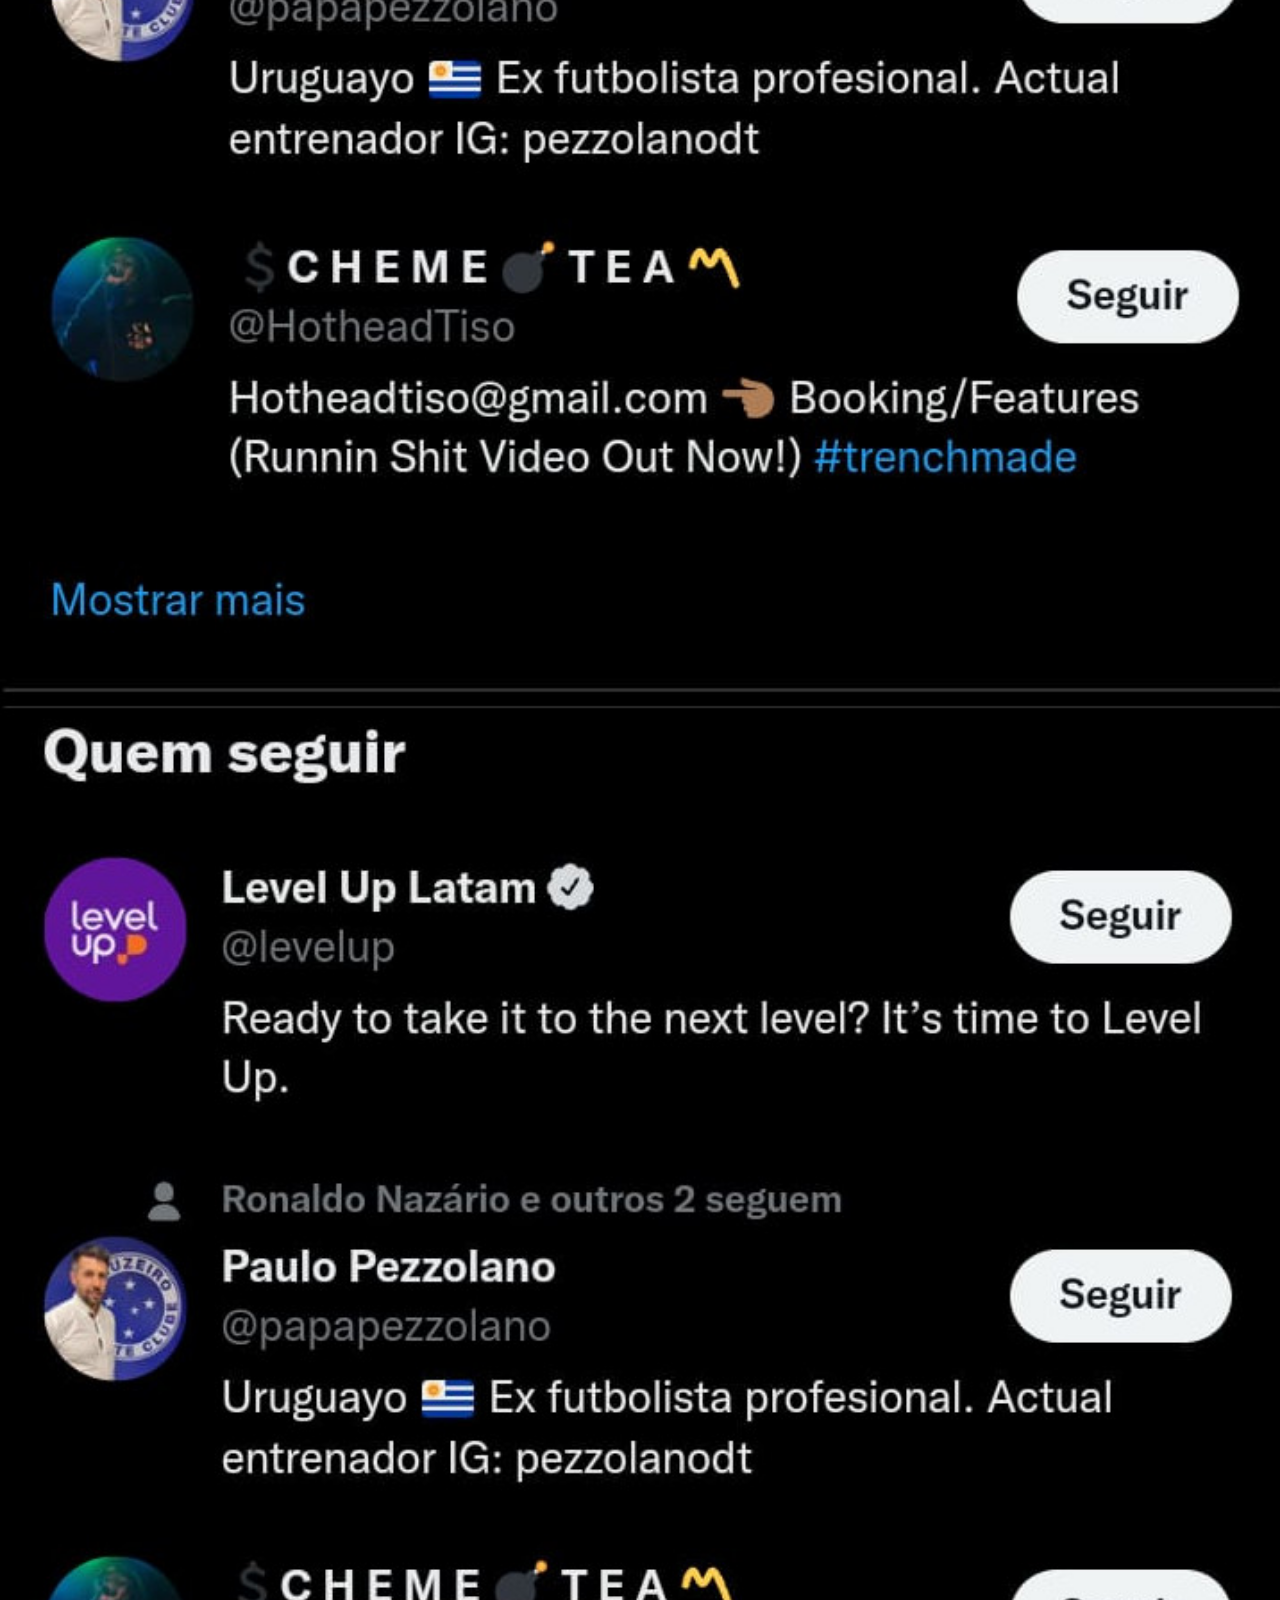
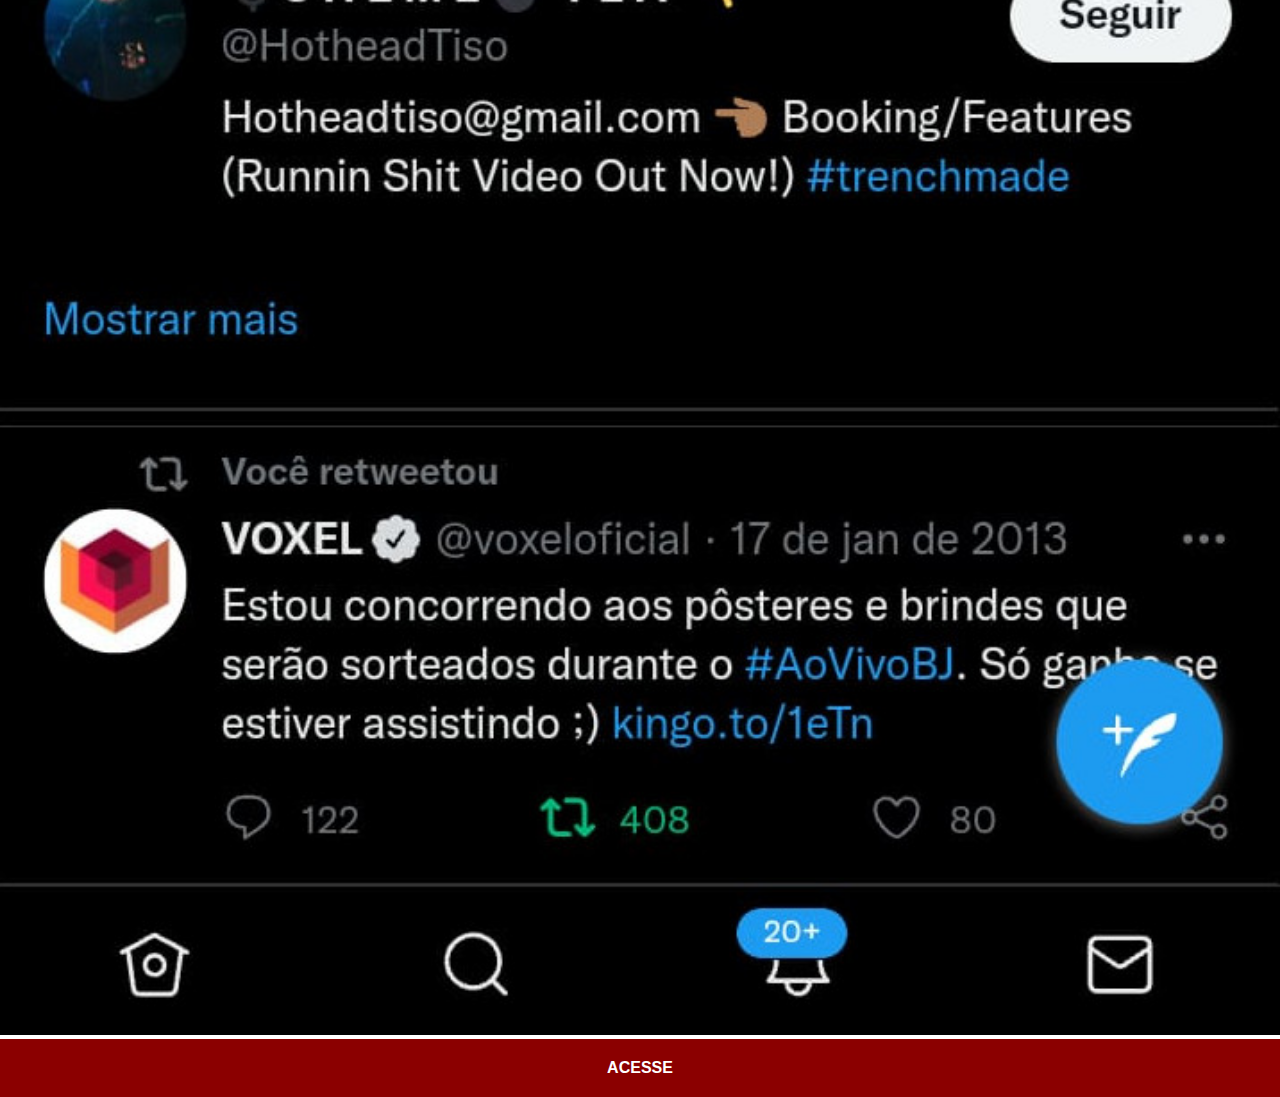
<file: desafio redes_sociais/twitter.html>
<!DOCTYPE html>
<html lang="pt-br">
<head>
    <meta charset="UTF-8">
    <meta http-equiv="X-UA-Compatible" content="IE=edge">
    <meta name="viewport" content="width=device-width, initial-scale=1.0">
    <link rel="stylesheet" href="css/socialStyle.css">
    <title>Youtube</title>
</head>
<body>
    <img src="img/imagem/tela-twitter.jpeg" alt="tela-twitter">
    <a href="https://twitter.com/richard_artur" target="_blank">ACESSE</a>
</body>
</html>
</file>
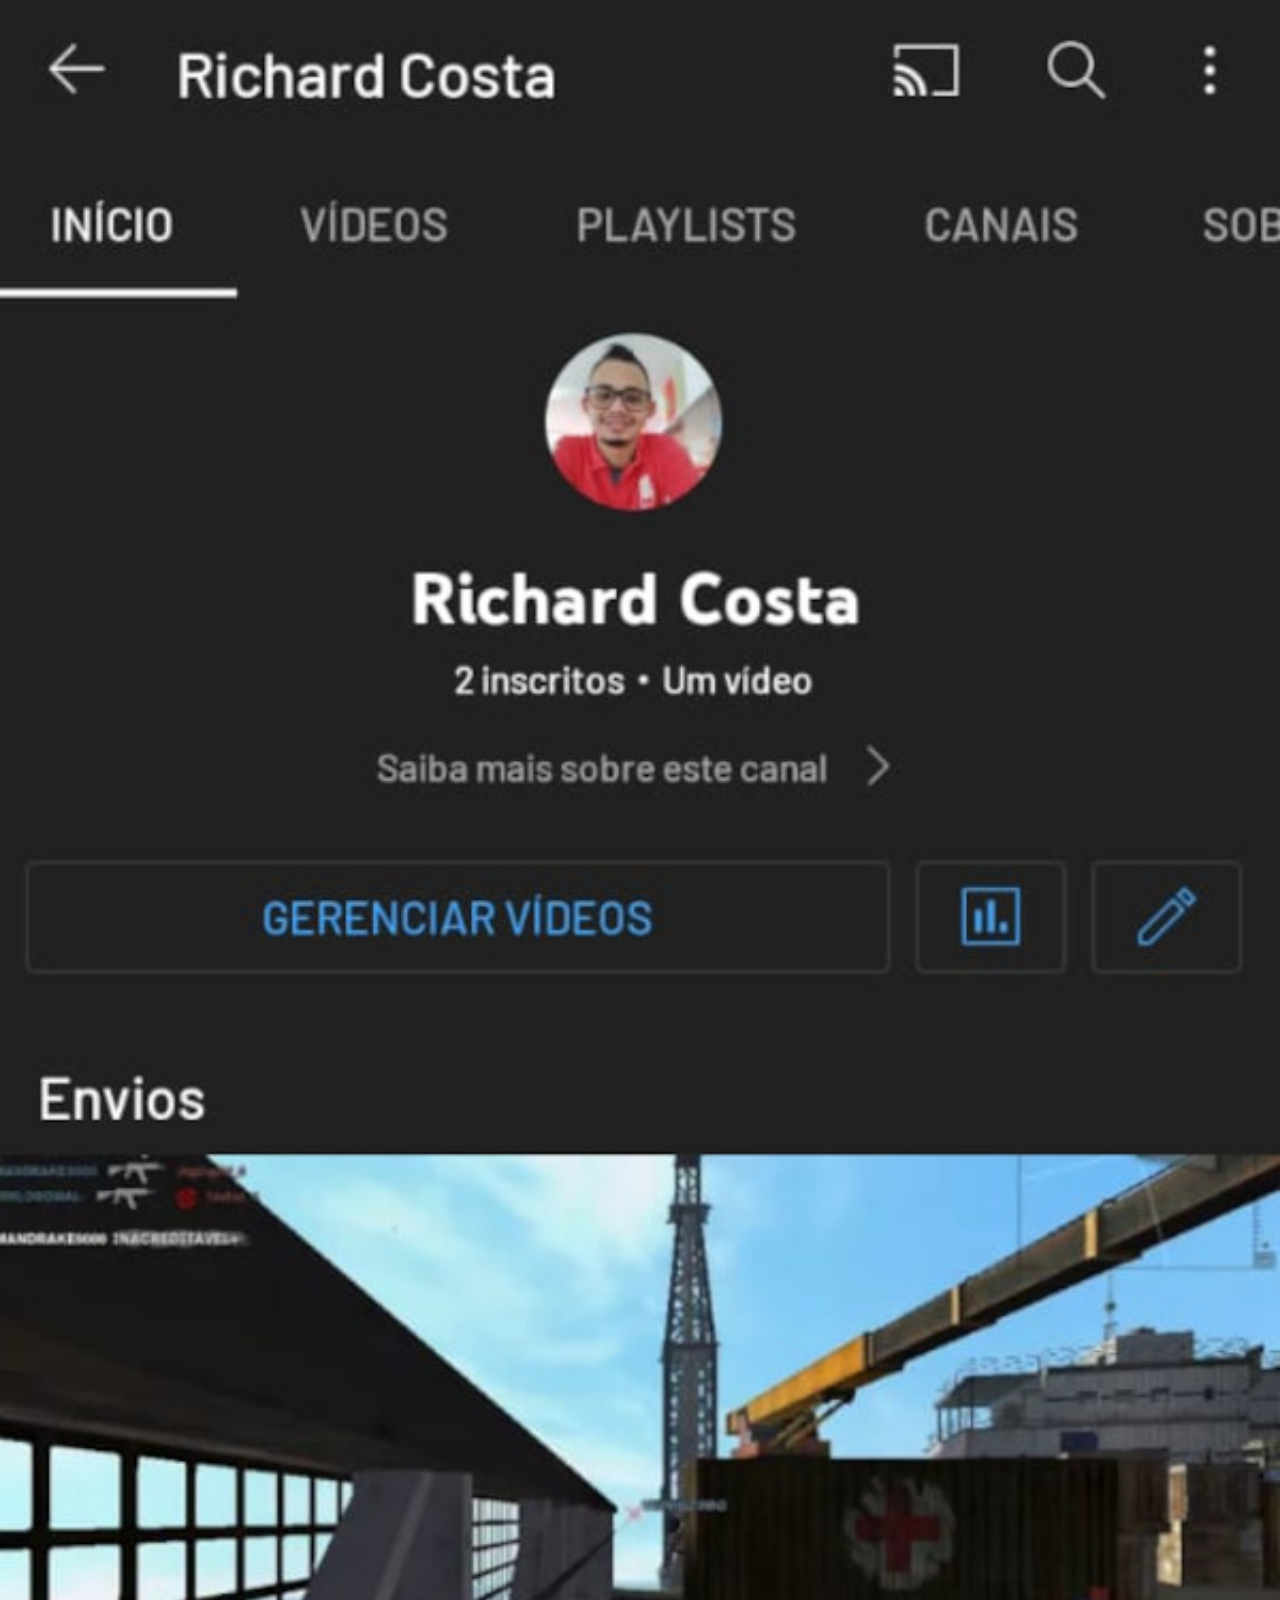
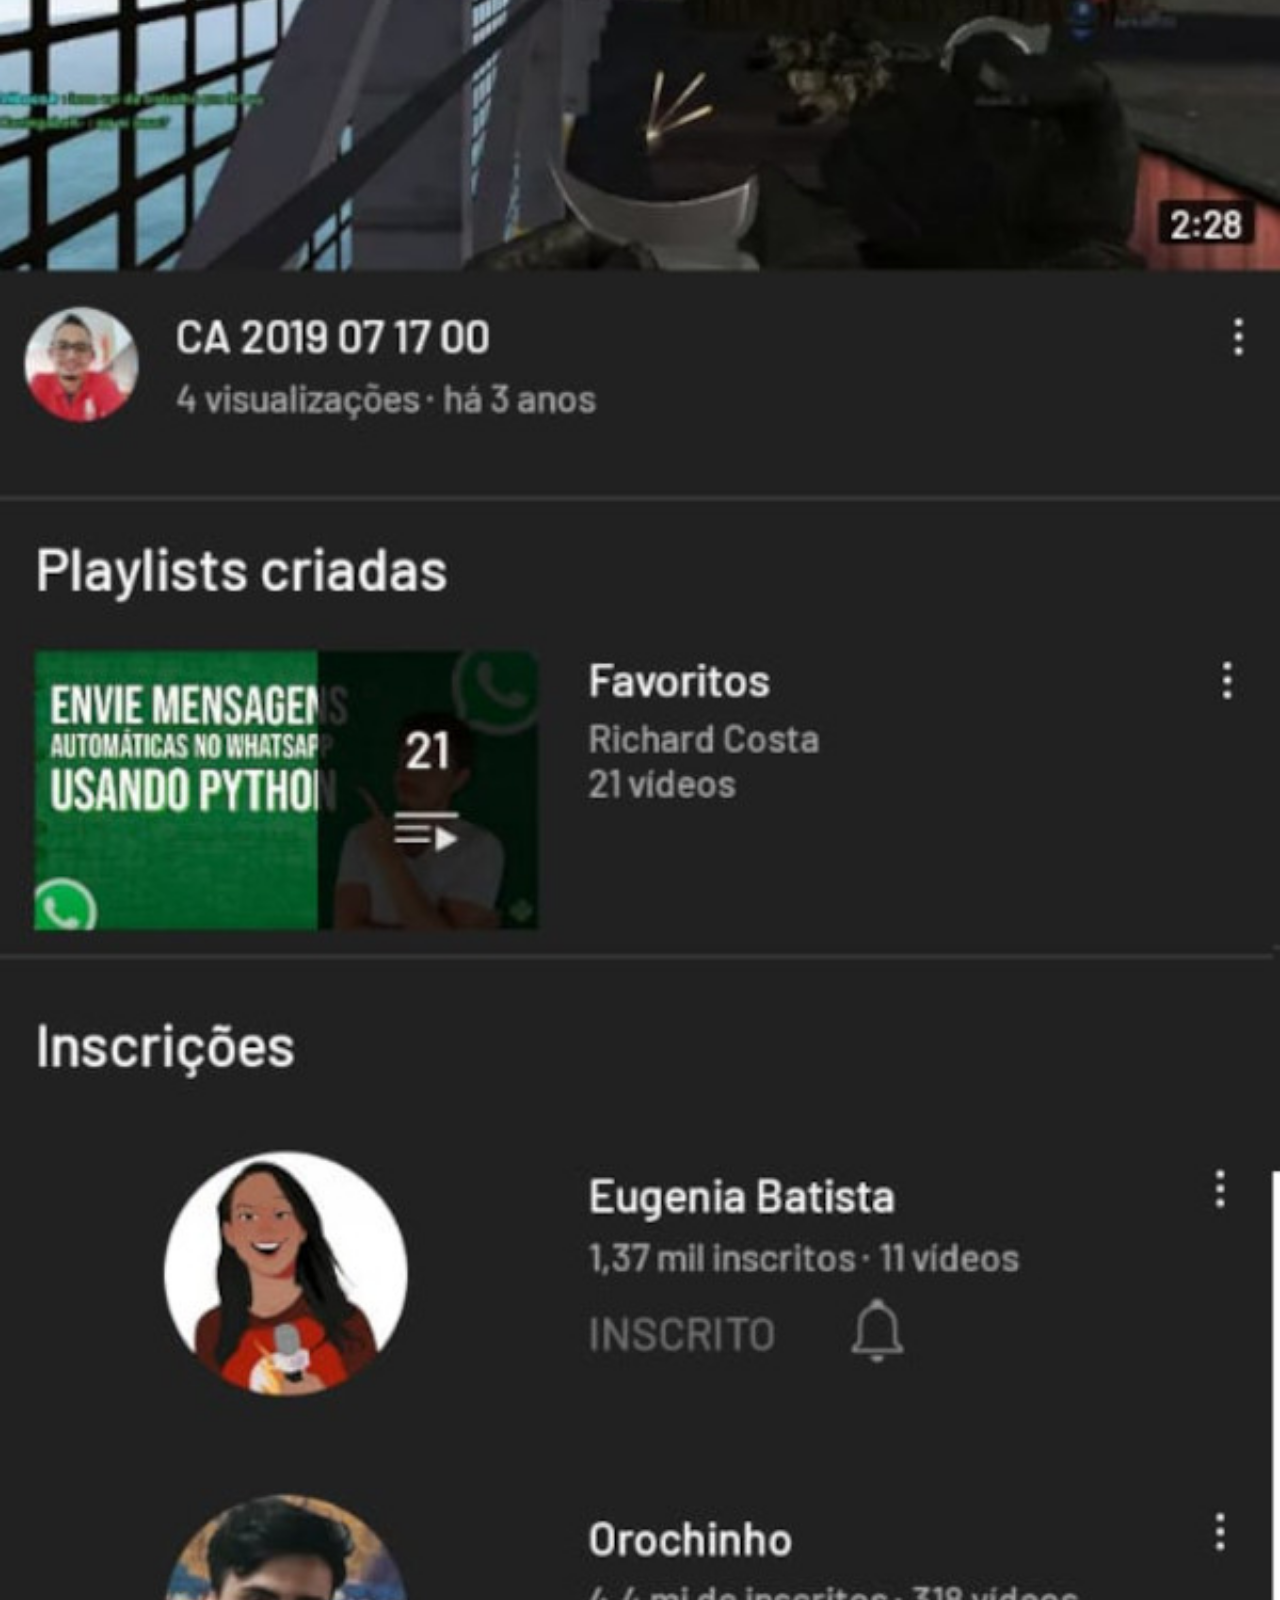
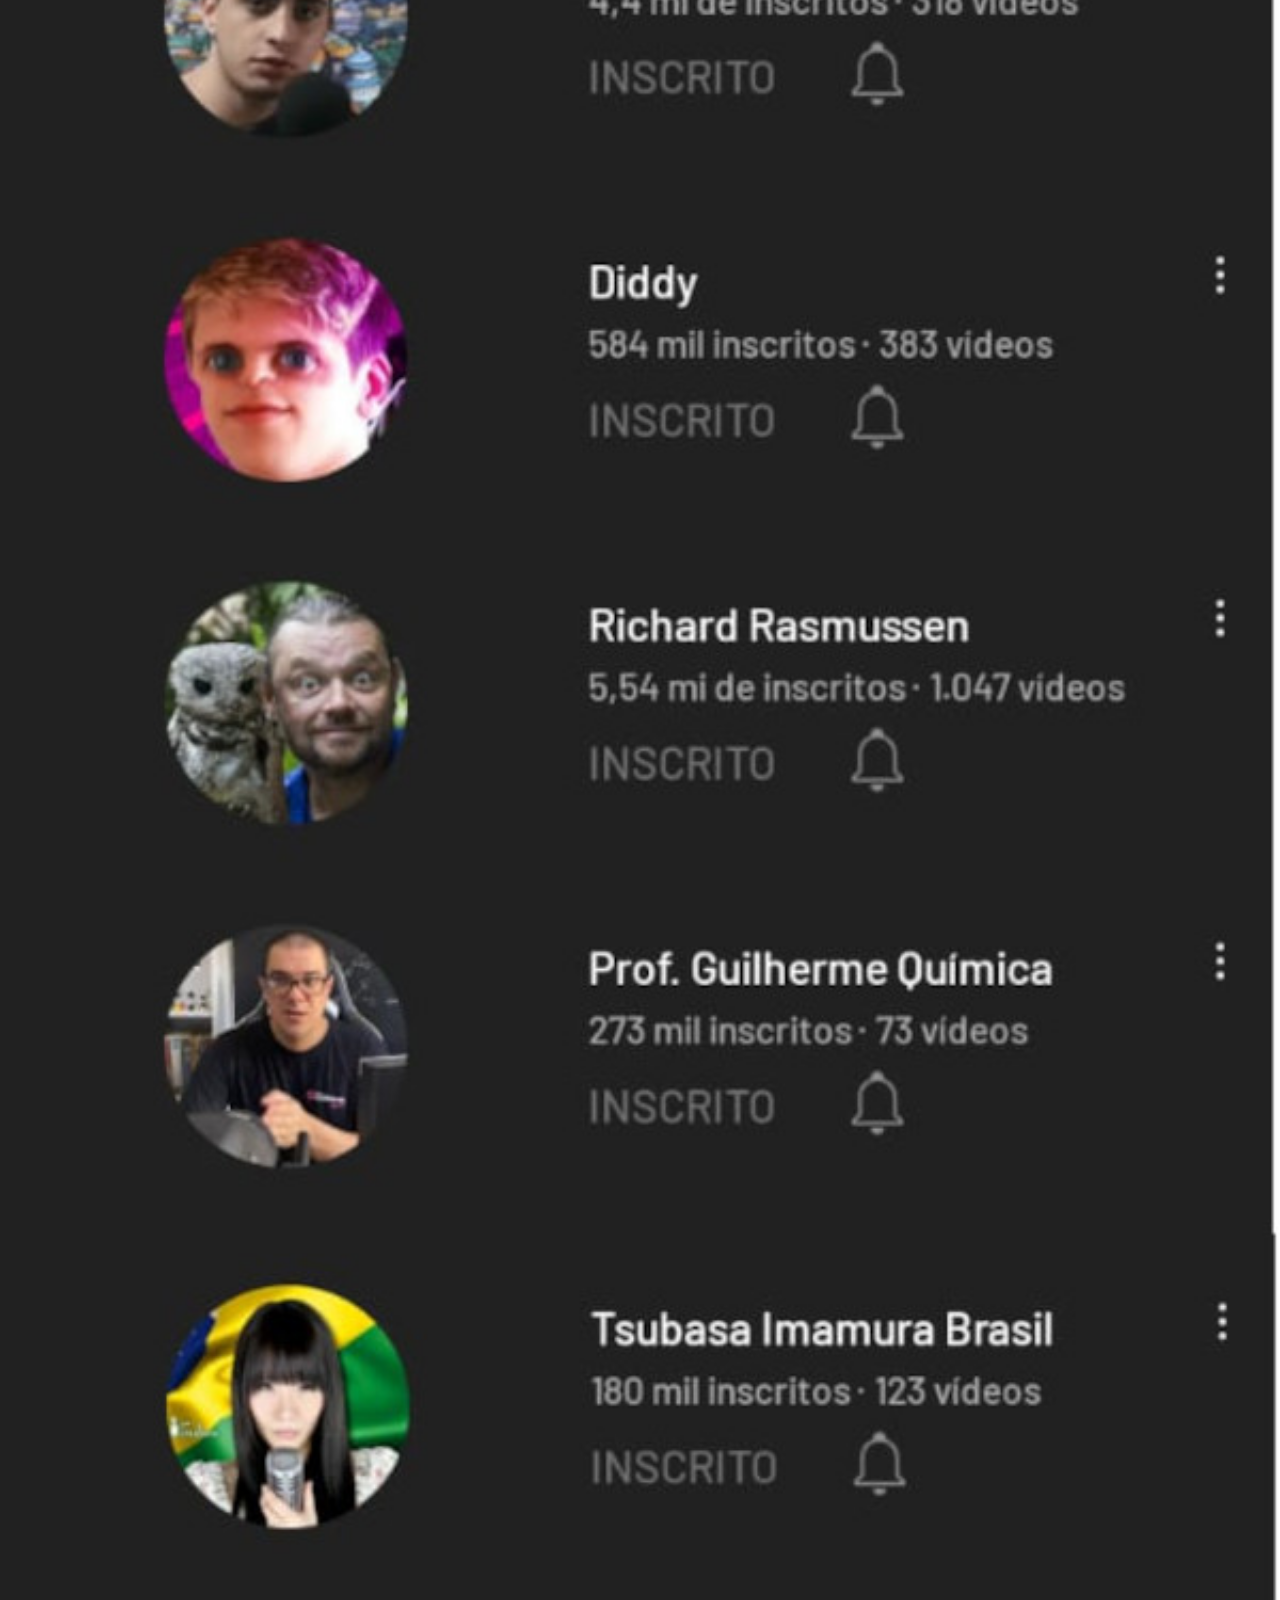
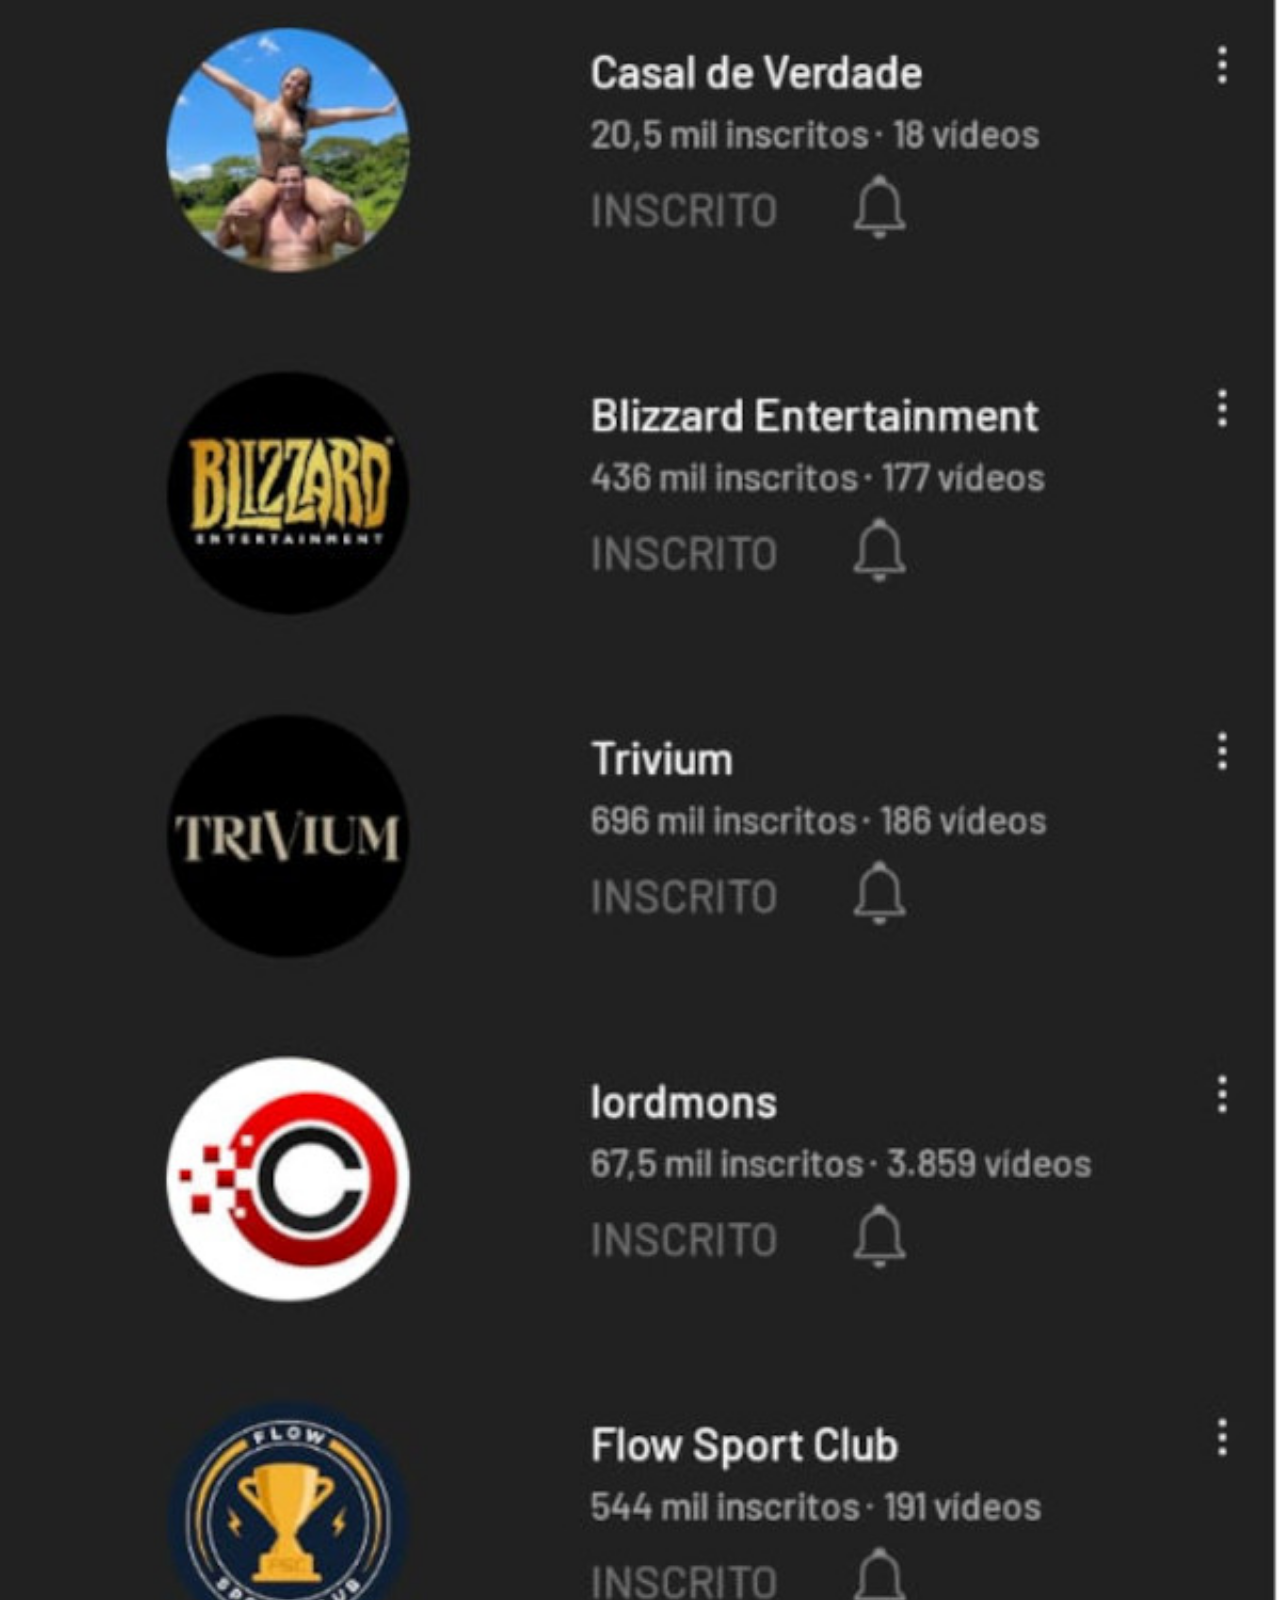
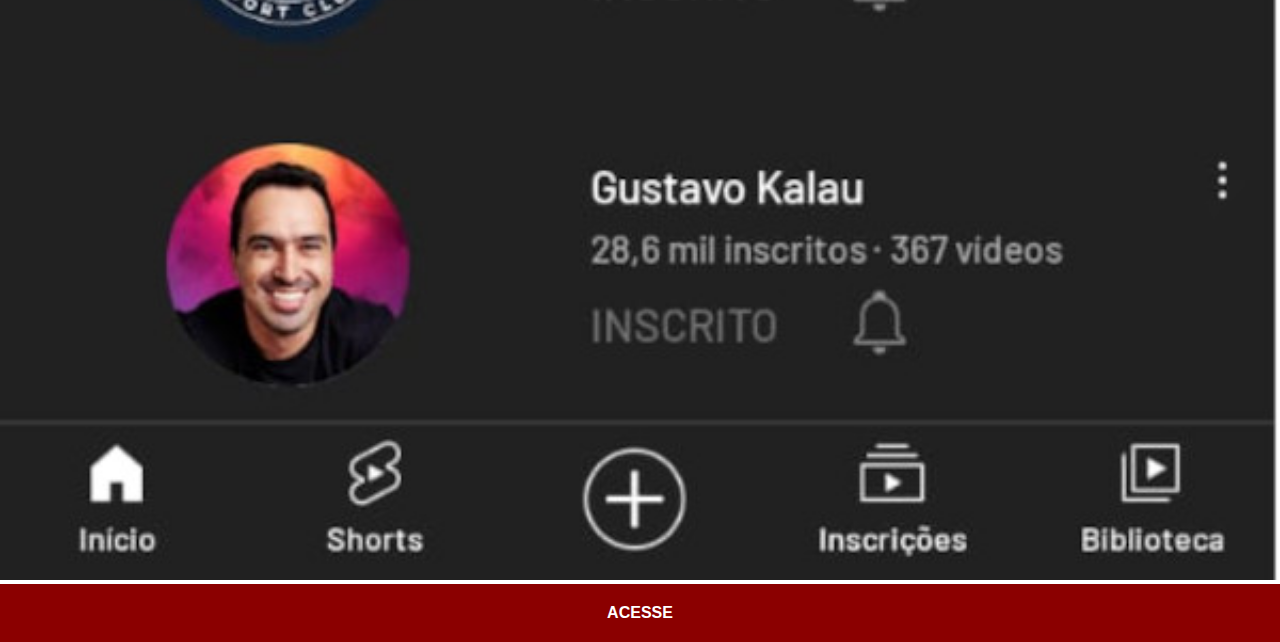
<file: desafio redes_sociais/youtube.html>
<!DOCTYPE html>
<html lang="pt-br">
<head>
    <meta charset="UTF-8">
    <meta http-equiv="X-UA-Compatible" content="IE=edge">
    <meta name="viewport" content="width=device-width, initial-scale=1.0">
    <link rel="stylesheet" href="css/socialStyle.css">
    <title>Youtube</title>
</head>
<body>
    <img src="img/imagem/tela-youtube.jpg" alt="tela-youtubes">
    <a href="https://www.youtube.com/channel/UCpbVxfntrewqW5E-Qp9plwg" target="_blank">ACESSE</a>
</body>
</html>
</file>
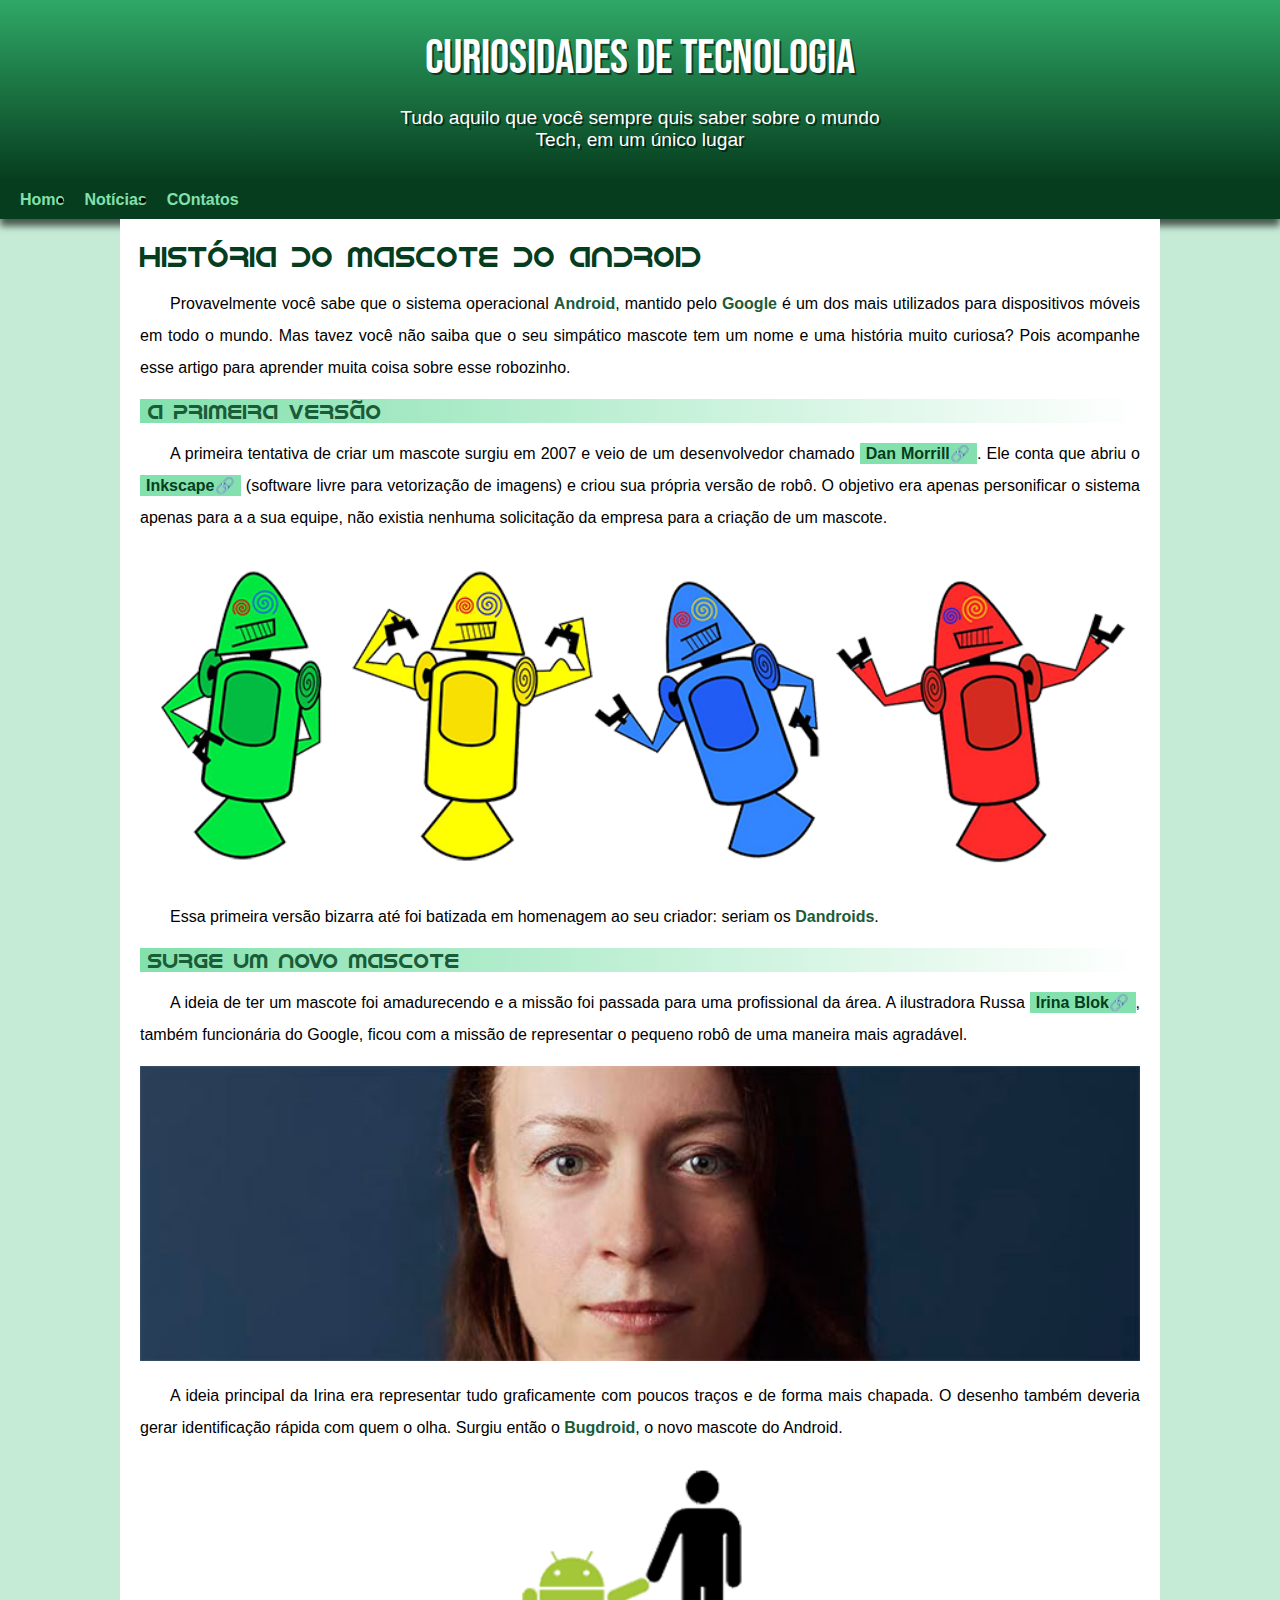
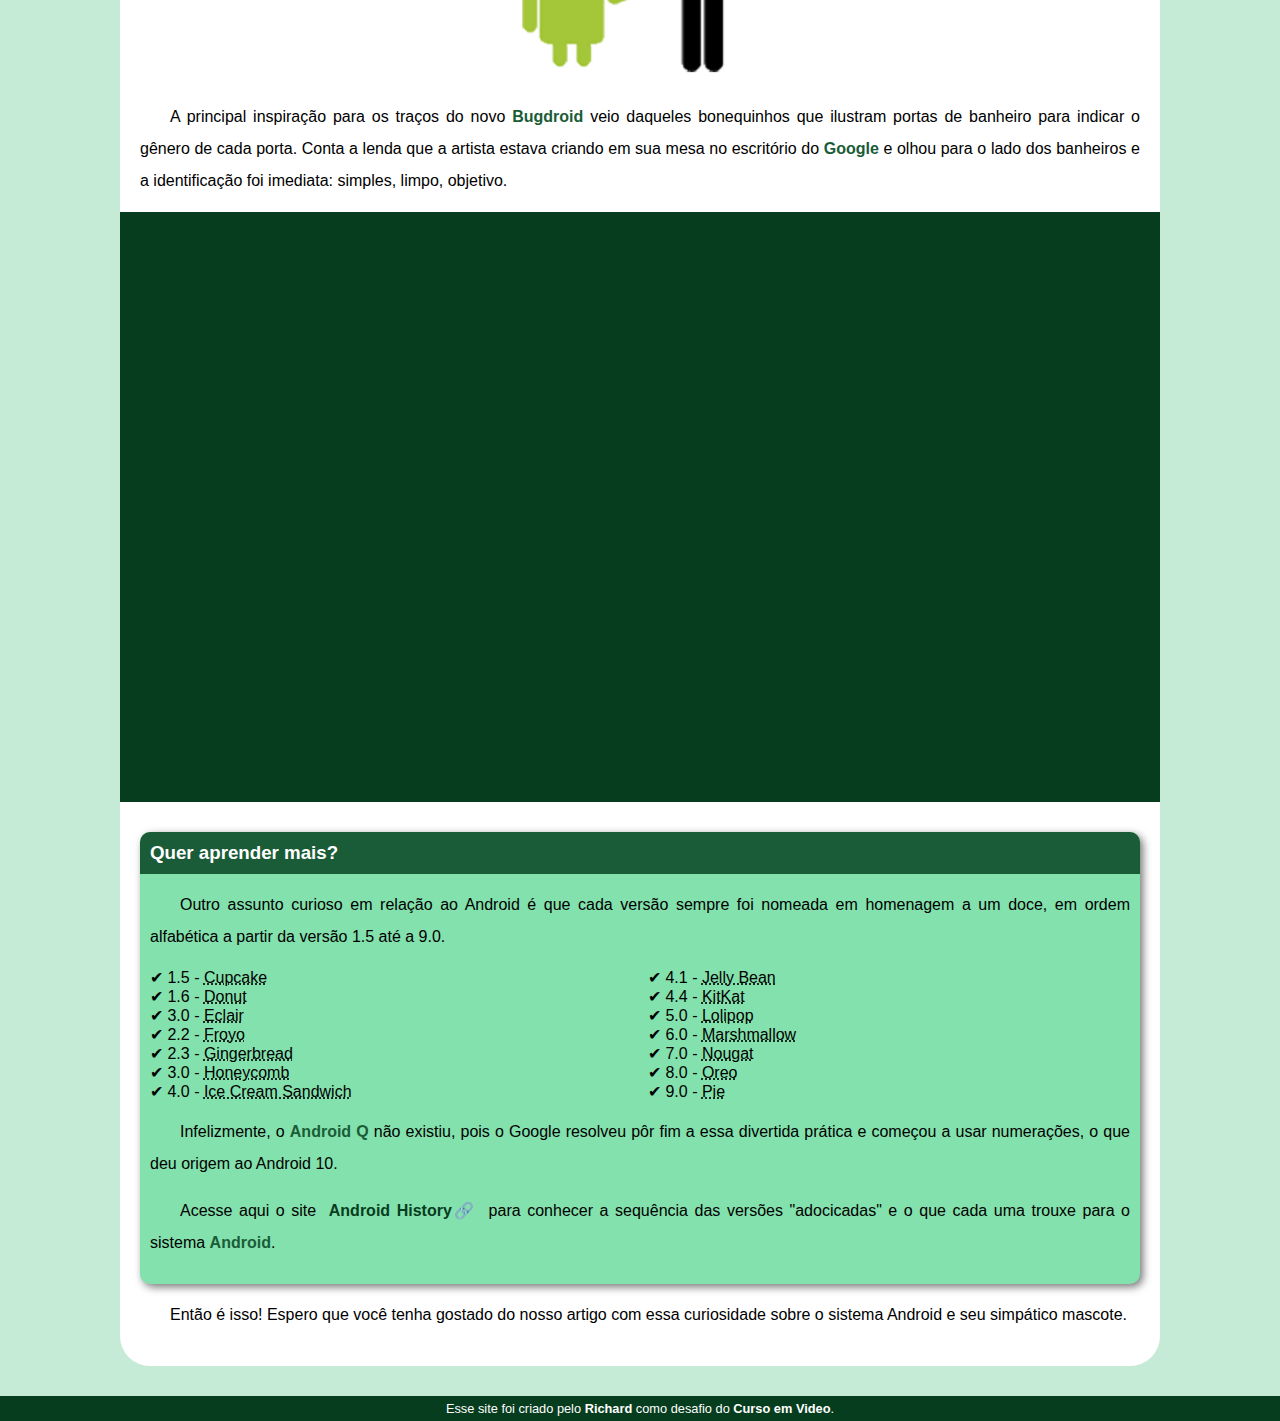
<file: desafio_android/desafio_android.html>
<!DOCTYPE html>
<html lang="pt-br">
<head>
    <meta charset="UTF-8">
    <meta http-equiv="X-UA-Compatible" content="IE=edge">
    <meta name="viewport" content="width=device-width, initial-scale=1.0">
    <title>Como Surgiu o mascote do Android</title>
    <link rel="shortcut icon" href="imagens/favicon.ico" type="image/x-icon">
    <link rel="stylesheet" href="estilo/style.css">
</head>
<body>
    <header>
        <h1>Curiosidades de Tecnologia</h1>
        <p>Tudo aquilo que você sempre quis saber sobre o mundo Tech, em um único lugar</p>
    </header>
    <nav>
        <ul>
            <li><a href="#">Home</a></li>
            <li><a href="#">Notícias</a></li>
            <li><a href="#">COntatos</a></li>
        </ul>
    </nav>
    <main>
        <article>
            <h1>História do Mascote do Android</h1>

            <p>Provavelmente você sabe que o sistema operacional <strong>Android</strong>, mantido pelo <strong>Google</strong> é um dos mais utilizados para dispositivos móveis em todo o mundo. Mas tavez você não saiba que o seu simpático mascote tem um nome e uma história muito curiosa? Pois acompanhe esse artigo para aprender muita coisa sobre esse robozinho.</p>

            <h2>A primeira versão</h2>

            <p>A primeira tentativa de criar um mascote surgiu em 2007 e veio de um desenvolvedor chamado <a href="https://androidcommunity.com/dan-morrill-shows-us-the-android-mascot-that-almost-was-20130103/" target="_blank" class="externo">Dan Morrill</a>. Ele conta que abriu o <a href="https://inkscape.org/pt-br/" target="_blank" class="externo">Inkscape</a> (software livre para vetorização de imagens) e criou sua própria versão de robô. O objetivo era apenas personificar o sistema apenas para a a sua equipe, não existia nenhuma solicitação da empresa para a criação de um mascote.</p>

            <picture>
                <source media="(max-width: 670px)" srcset="Imagens/dan-droids-pq.png">
                <img src="imagens/dan-droids.png" alt="Primeiro Imagem do Android">
            </picture>

            <p>Essa primeira versão bizarra até foi batizada em homenagem ao seu criador: seriam os <strong>Dandroids</strong>.</p>

            <h2>Surge um novo mascote</h2>

            <p>A ideia de ter um mascote foi amadurecendo e a missão foi passada para uma profissional da área. A ilustradora Russa <a href="https://www.irinablok.com/android" target="_blank" class="externo">Irina Blok</a>, também funcionária do Google, ficou com a missão de representar o pequeno robô de uma maneira mais agradável.</p>

            <picture>
                <source media="(max-width: 670px)" srcset="imagens/irina-blok-pq.jpg">
                <img src="imagens/irina-blok.jpg" alt="Irina Block Criadora do Android">
            </picture>

            <p>A ideia principal da Irina era representar tudo graficamente com poucos traços e de forma mais chapada. O desenho também deveria gerar identificação rápida com quem o olha. Surgiu então o <strong>Bugdroid</strong>, o novo mascote do Android.</p>

            <img src="imagens/bugdroid.png" class="pequena" alt="Bugdroid">

            <p>A principal inspiração para os traços do novo <strong>Bugdroid</strong> veio daqueles bonequinhos que ilustram portas de banheiro para indicar o gênero de cada porta. Conta a lenda que a artista estava criando em sua mesa no escritório do <strong>Google</strong> e olhou para o lado dos banheiros e a identificação foi imediata: simples, limpo, objetivo.</p>

            <!--
                -----Anotação-----
                Para fazer um video responsivo, é bom colocar ele numa div e fazer uma classe, e configurar o CSS em duas parte, uma da classe, e outra do iframe
            -->
            <div class="video">
                <iframe width="560" height="315" src="https://www.youtube.com/embed/l2UDgpLz20M" title="YouTube video player" frameborder="0" allow="accelerometer; autoplay; clipboard-write; encrypted-media; gyroscope; picture-in-picture" allowfullscreen></iframe>
            </div>
            
            <aside>
                <h3>Quer aprender mais?</h3>

                <p>Outro assunto curioso em relação ao Android é que cada versão sempre foi nomeada em homenagem a um doce, em ordem alfabética a partir da versão 1.5 até a 9.0.</p>

                <ul>
                    <li>1.5 - <abbr title="Bolo de Copo">Cupcake</abbr></li>
                    <li>1.6 - <abbr title="Rosquinha">Donut</abbr></li>
                    <li>3.0 - <abbr title="Bomba">Eclair</abbr></li>
                    <li>2.2 - <abbr title="Yogurte Congelado">Froyo</abbr></li>
                    <li>2.3 - <abbr title="Bicoito de Gengibre">Gingerbread</abbr></li>
                    <li>3.0 - <abbr title="Favo de Mel">Honeycomb</abbr></li>
                    <li>4.0 - <abbr title="Sanduiche de Sorvete">Ice Cream Sandwich</abbr></li>
                    <li>4.1 - <abbr title="Jujuba">Jelly Bean</abbr></li>
                    <li>4.4 - <abbr title="Kitkat">KitKat</abbr></li>
                    <li>5.0 - <abbr title="Pirulito">Lolipop</abbr></li>
                    <li>6.0 - <abbr title="Marshmallow">Marshmallow</abbr></li>
                    <li>7.0 - <abbr title="Torrone">Nougat</abbr></li>
                    <li>8.0 - <abbr title="Oreo">Oreo</abbr></li>
                    <li>9.0 - <abbr title="Torta">Pie</abbr></li>
                </ul>

                <p>Infelizmente, o <strong>Android Q</strong> não existiu, pois o Google resolveu pôr fim a essa divertida prática e começou a usar numerações, o que deu origem ao Android 10.</p>
                
                <p>Acesse aqui o site <a href="https://www.android.com/intl/en_uk/history/#/donut" target="_blank" class="externo">Android History</a> para conhecer a sequência das versões "adocicadas" e o que cada uma trouxe para o sistema <strong>Android</strong>.</p>
            </aside>
            <p>Então é isso! Espero que você tenha gostado do nosso artigo com essa curiosidade sobre o sistema Android e seu simpático mascote.</p>
        </article>
    </main>
    <footer>
        Esse site foi criado pelo <a href="https://github.com/RicCost4" target="_blank">Richard</a> como desafio do <a href="https://www.cursoemvideo.com/" target="_blank">Curso em Video</a>.
    </footer>
</body>
</html>
</file>
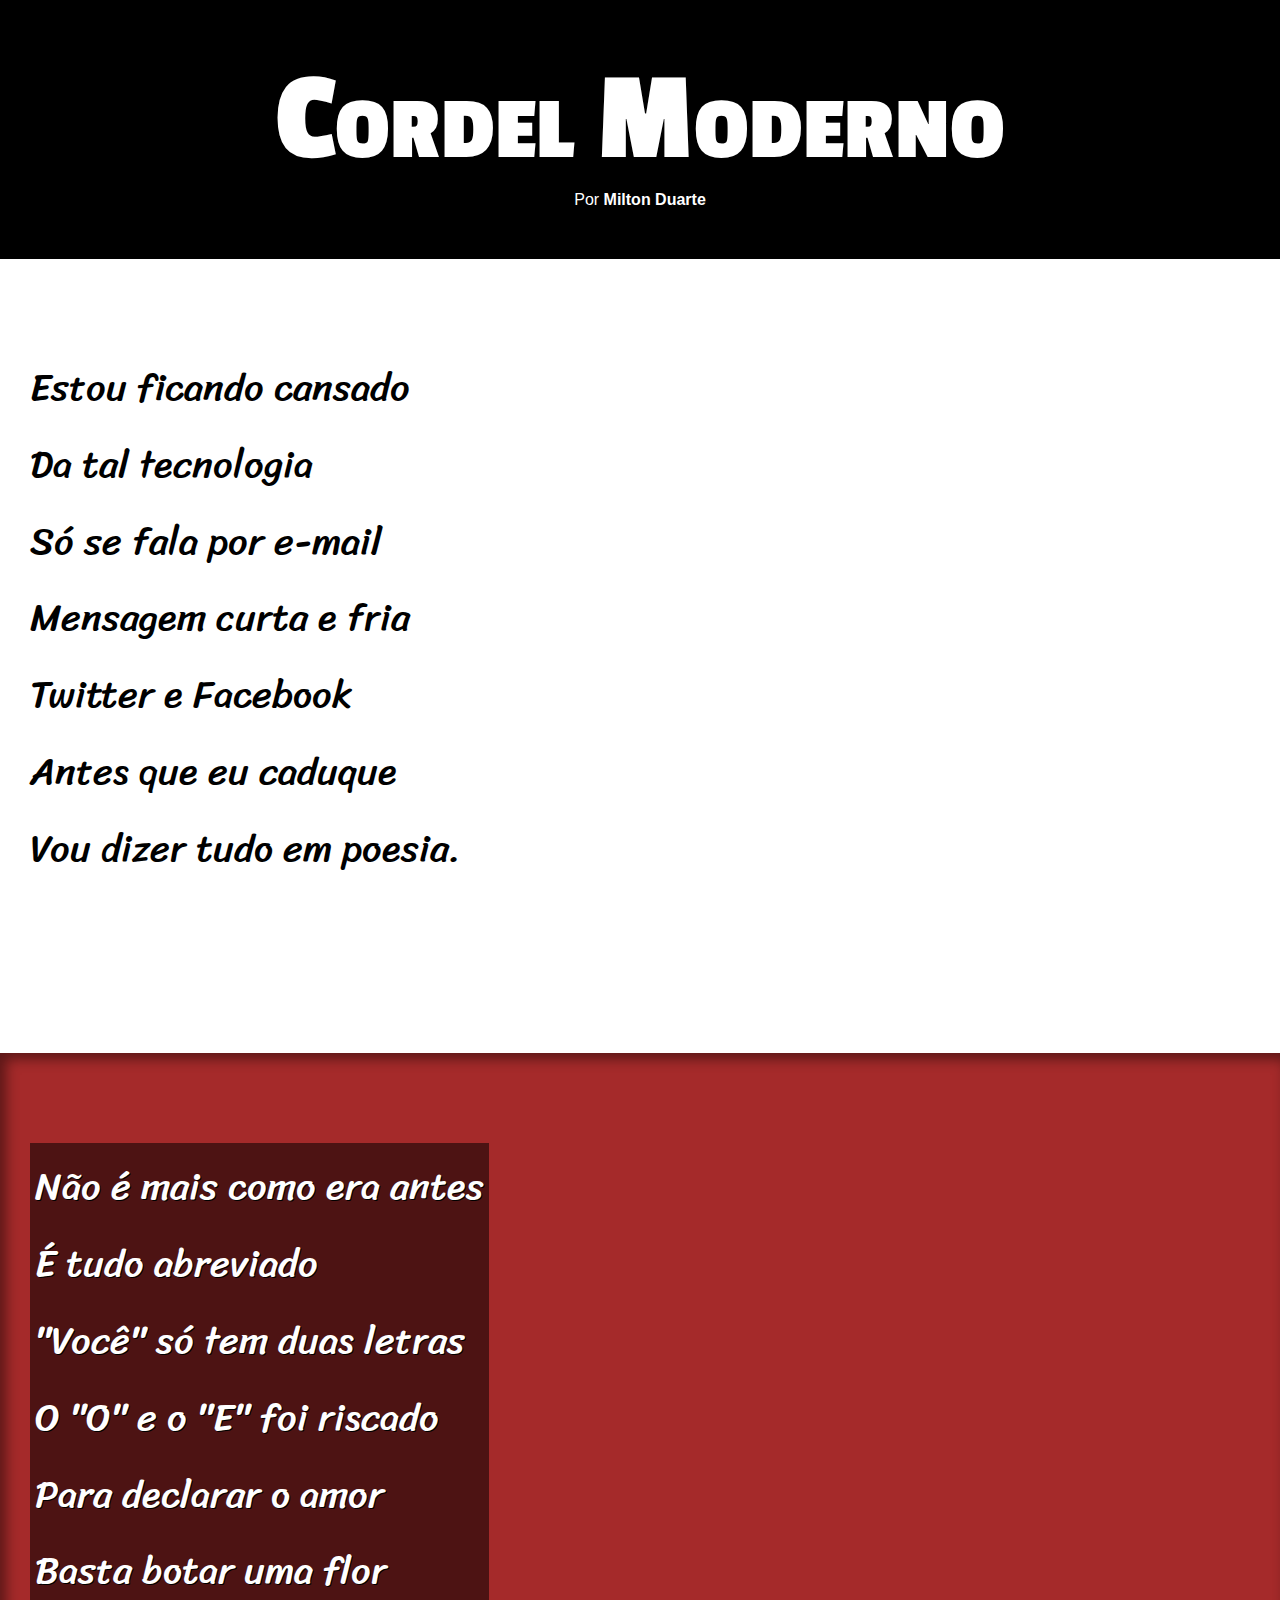
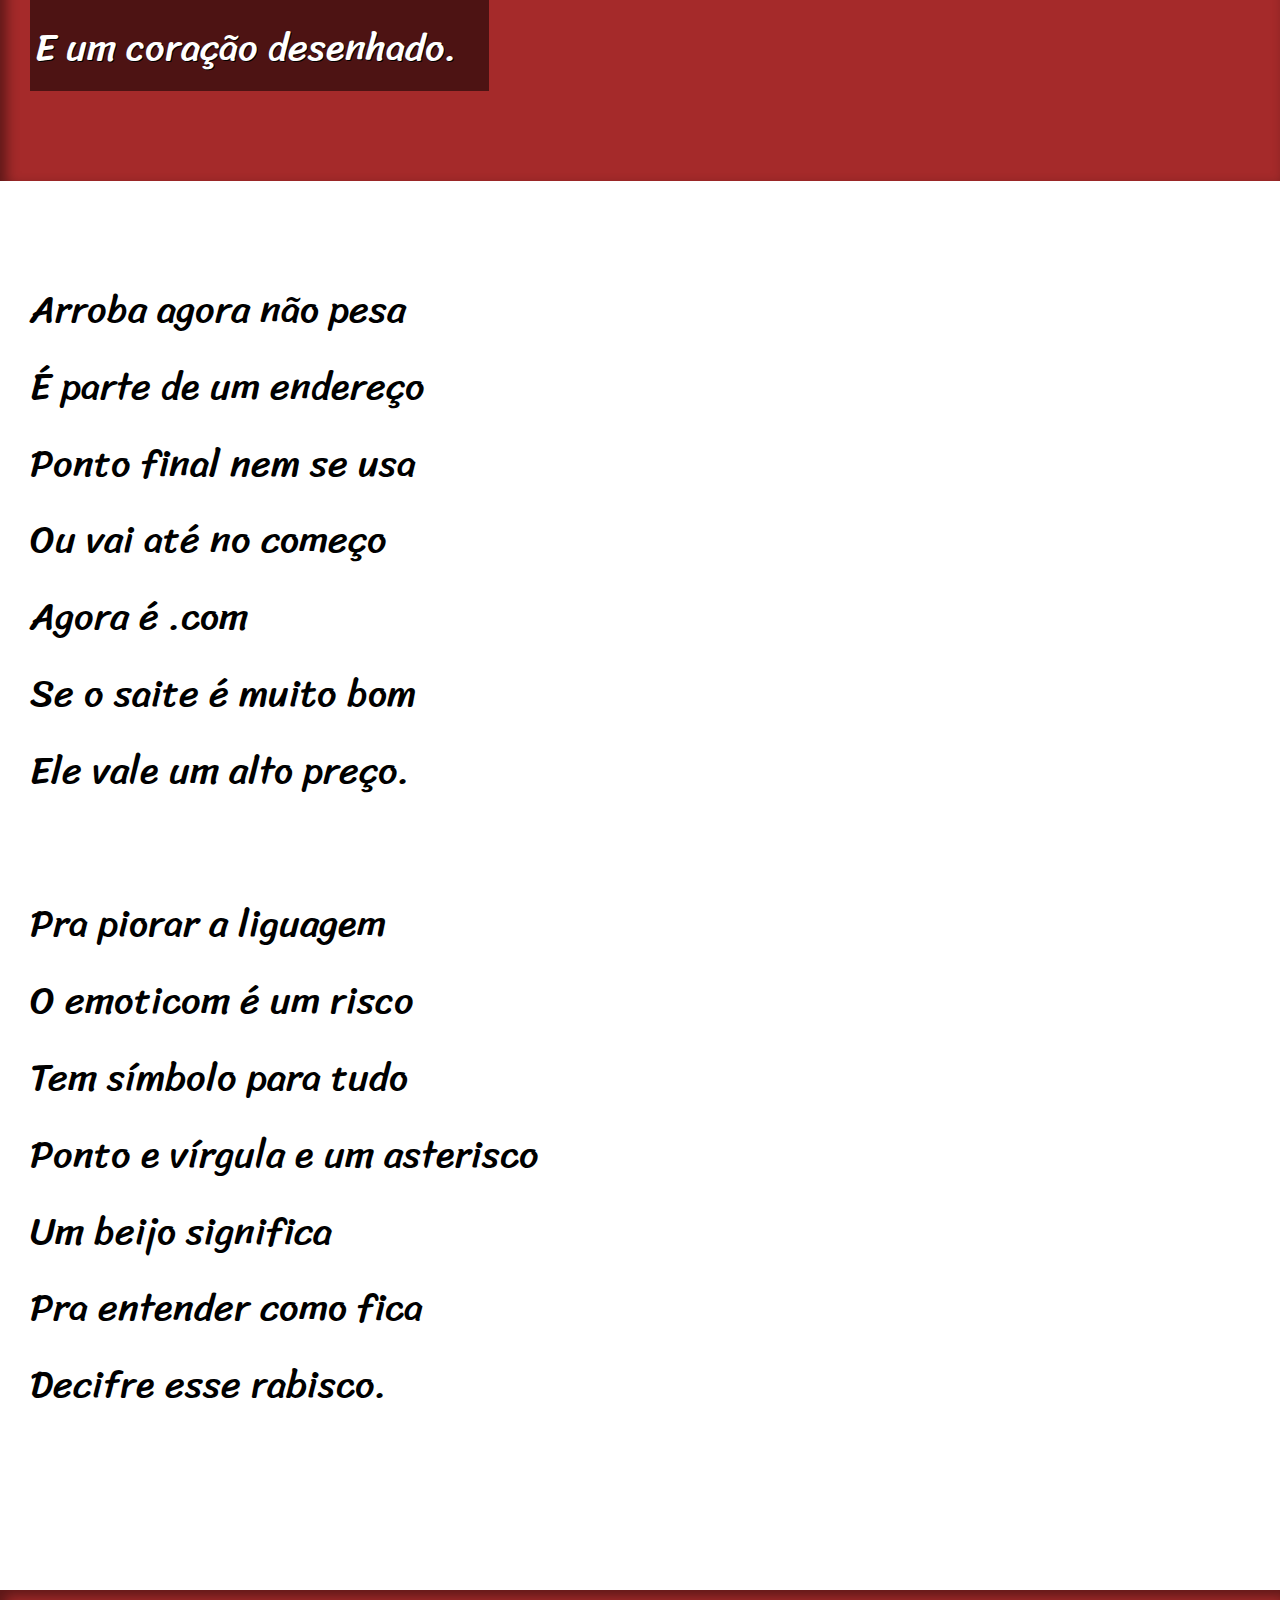
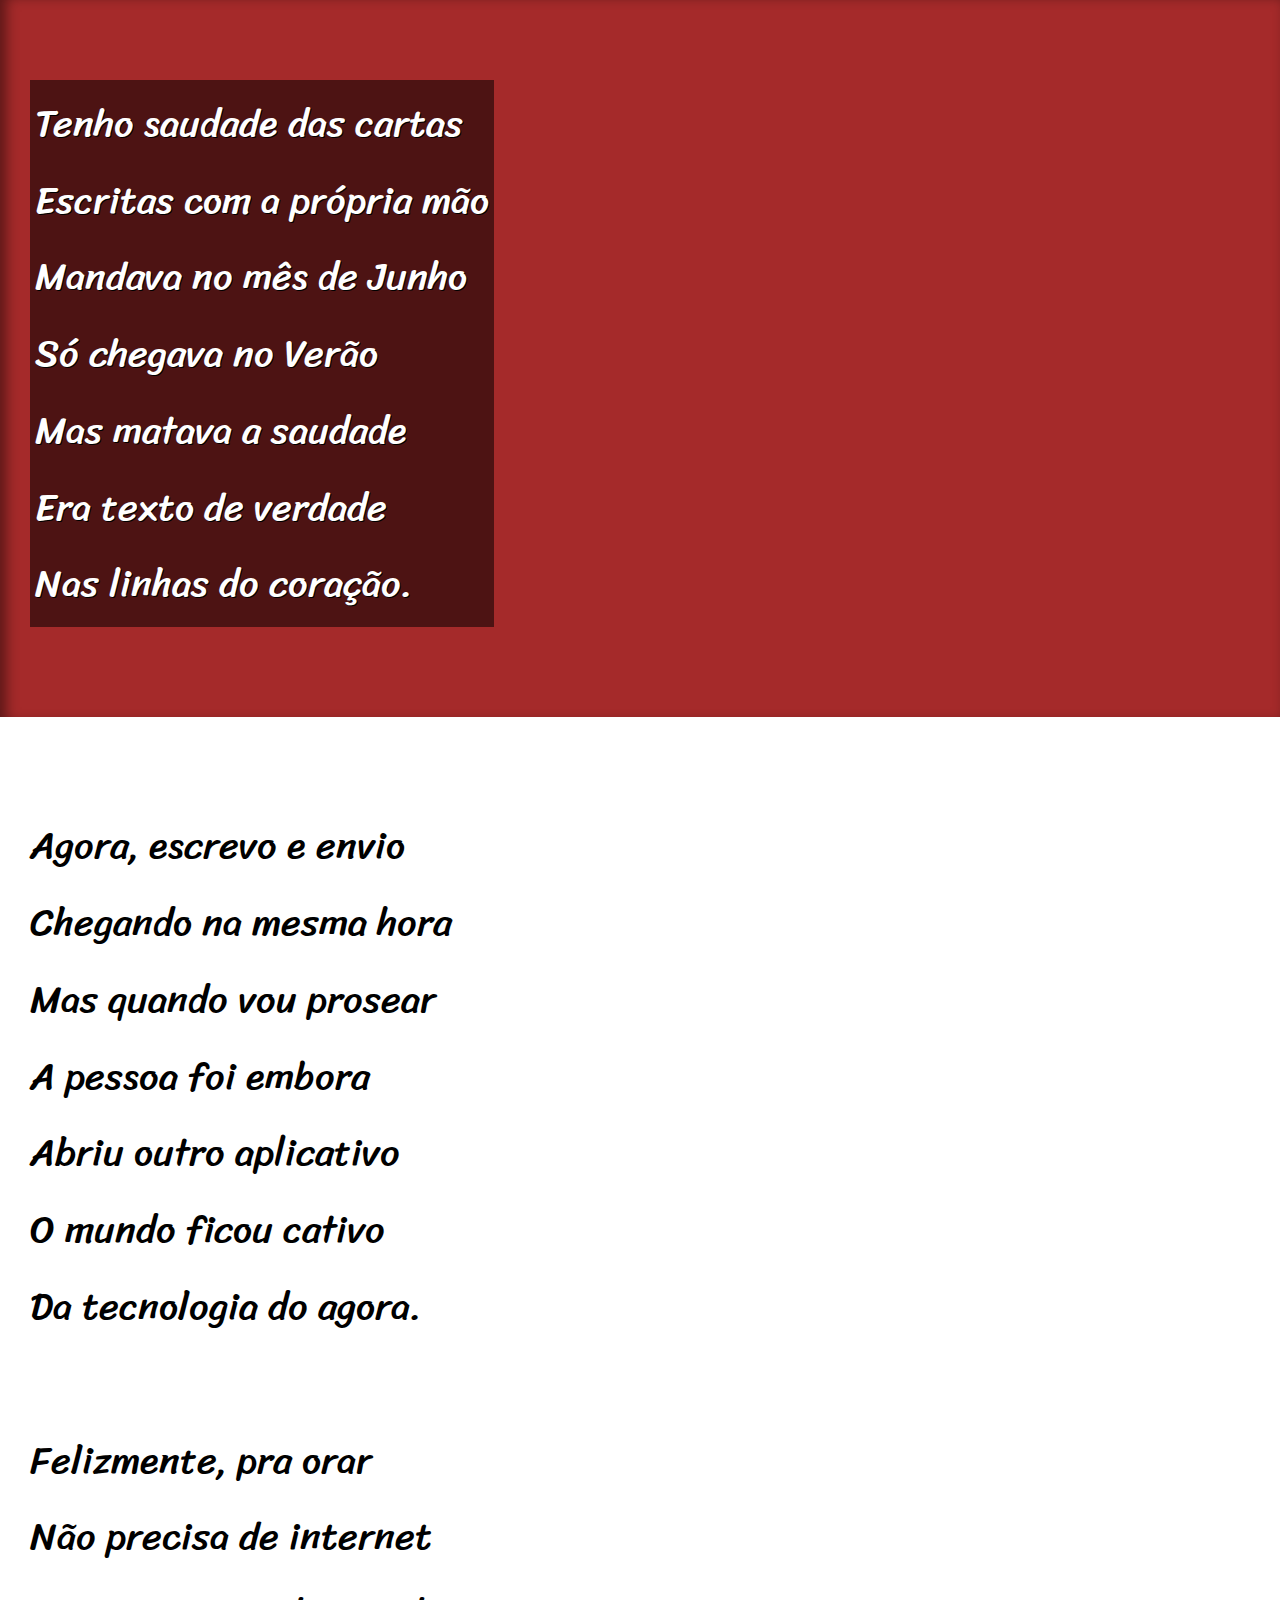
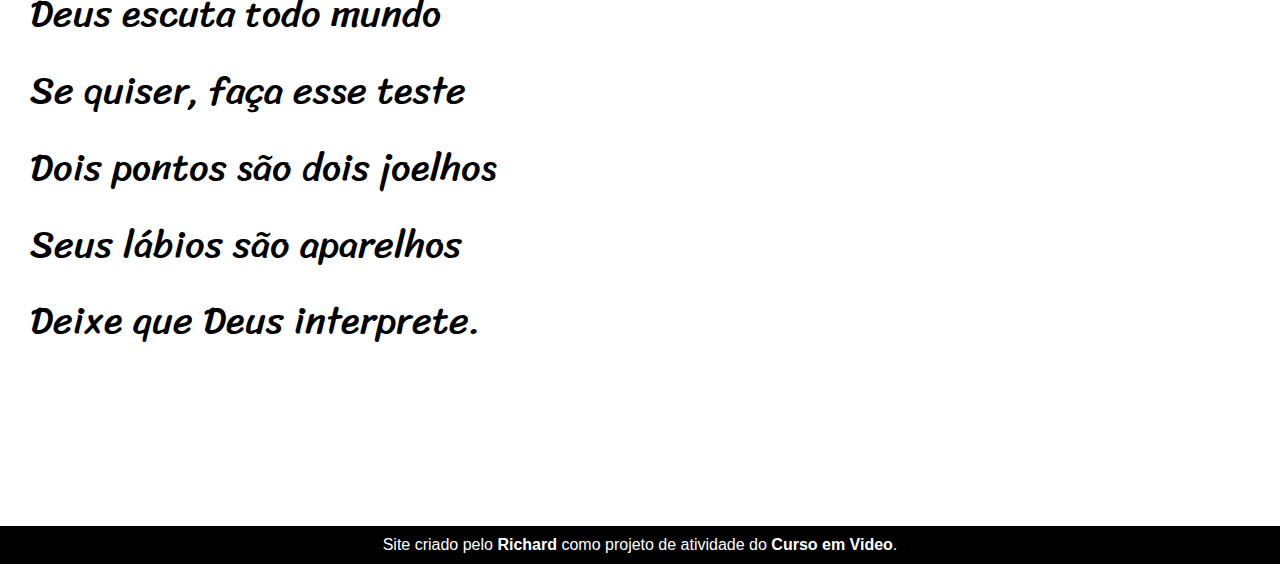
<file: desafio_cordel/desafio_cordel.html>
<!DOCTYPE html>
<html lang="pt-br">
<head>
    <meta charset="UTF-8">
    <meta http-equiv="X-UA-Compatible" content="IE=edge">
    <meta name="viewport" content="width=device-width, initial-scale=1.0">
    <title>Projeto Cordel</title>
    <link rel="stylesheet" href="css/style.css">
</head>
<body>
    <header>
        <h1>Cordel Moderno</h1>
        <p>Por <a href="https://www.recantodasletras.com.br/poesias/3186743" target="_blank">Milton Duarte</a></p>
    </header>

    <section class="normal">
        <p>
            Estou ficando cansado <br>
            Da tal tecnologia <br>
            Só se fala por e-mail <br>
            Mensagem curta e fria <br>
            Twitter e Facebook <br>
            Antes que eu caduque <br>
            Vou dizer tudo em poesia.
        </p>
    </section>

    <section class="imagem" id="img01">
        <p>
            Não é mais como era antes <br>
            É tudo abreviado <br>
            "Você" só tem duas letras <br>
            O "O" e o "E" foi riscado <br>
            Para declarar o amor <br>
            Basta botar uma flor <br>
            E um coração desenhado.
        </p>
    </section>

    <section class="normal">
        <p>
            Arroba agora não pesa <br>
            É parte de um endereço <br>
            Ponto final nem se usa <br>
            Ou vai até no começo <br>
            Agora é .com <br>
            Se o saite é muito bom <br>
            Ele vale um alto preço. <br>
        </p>

        <p>
            Pra piorar a liguagem <br>
            O emoticom é um risco <br>
            Tem símbolo para tudo <br>
            Ponto e vírgula e um asterisco <br>
            Um beijo significa <br>
            Pra entender como fica <br>
            Decifre esse rabisco.
        </p>
    </section>

    <section class="imagem" id="img02">
        <p>
            Tenho saudade das cartas <br>
            Escritas com a própria mão <br>
            Mandava no mês de Junho <br>
            Só chegava no Verão <br>
            Mas matava a saudade <br>
            Era texto de verdade <br>
            Nas linhas do coração.
        </p>
    </section>

    <section class="normal">
        <p>
            Agora, escrevo e envio <br>
            Chegando na mesma hora <br>
            Mas quando vou prosear <br>
            A pessoa foi embora <br>
            Abriu outro aplicativo <br>
            O mundo ficou cativo <br>
            Da tecnologia do agora. <br>
        </p>

        <p>
            Felizmente, pra orar <br>
            Não precisa de internet <br>
            Deus escuta todo mundo <br>
            Se quiser, faça esse teste <br>
            Dois pontos são dois joelhos <br>
            Seus lábios são aparelhos <br>
            Deixe que Deus interprete.
        </p>
    </section>
    <footer>
        <p>Site criado pelo <a href="https://github.com/RicCost4" target="_blank">Richard</a> como projeto de atividade do <a href="https://www.cursoemvideo.com/" target="_blank">Curso em Video</a>.</p>
    </footer>
</body>
</html>
</file>
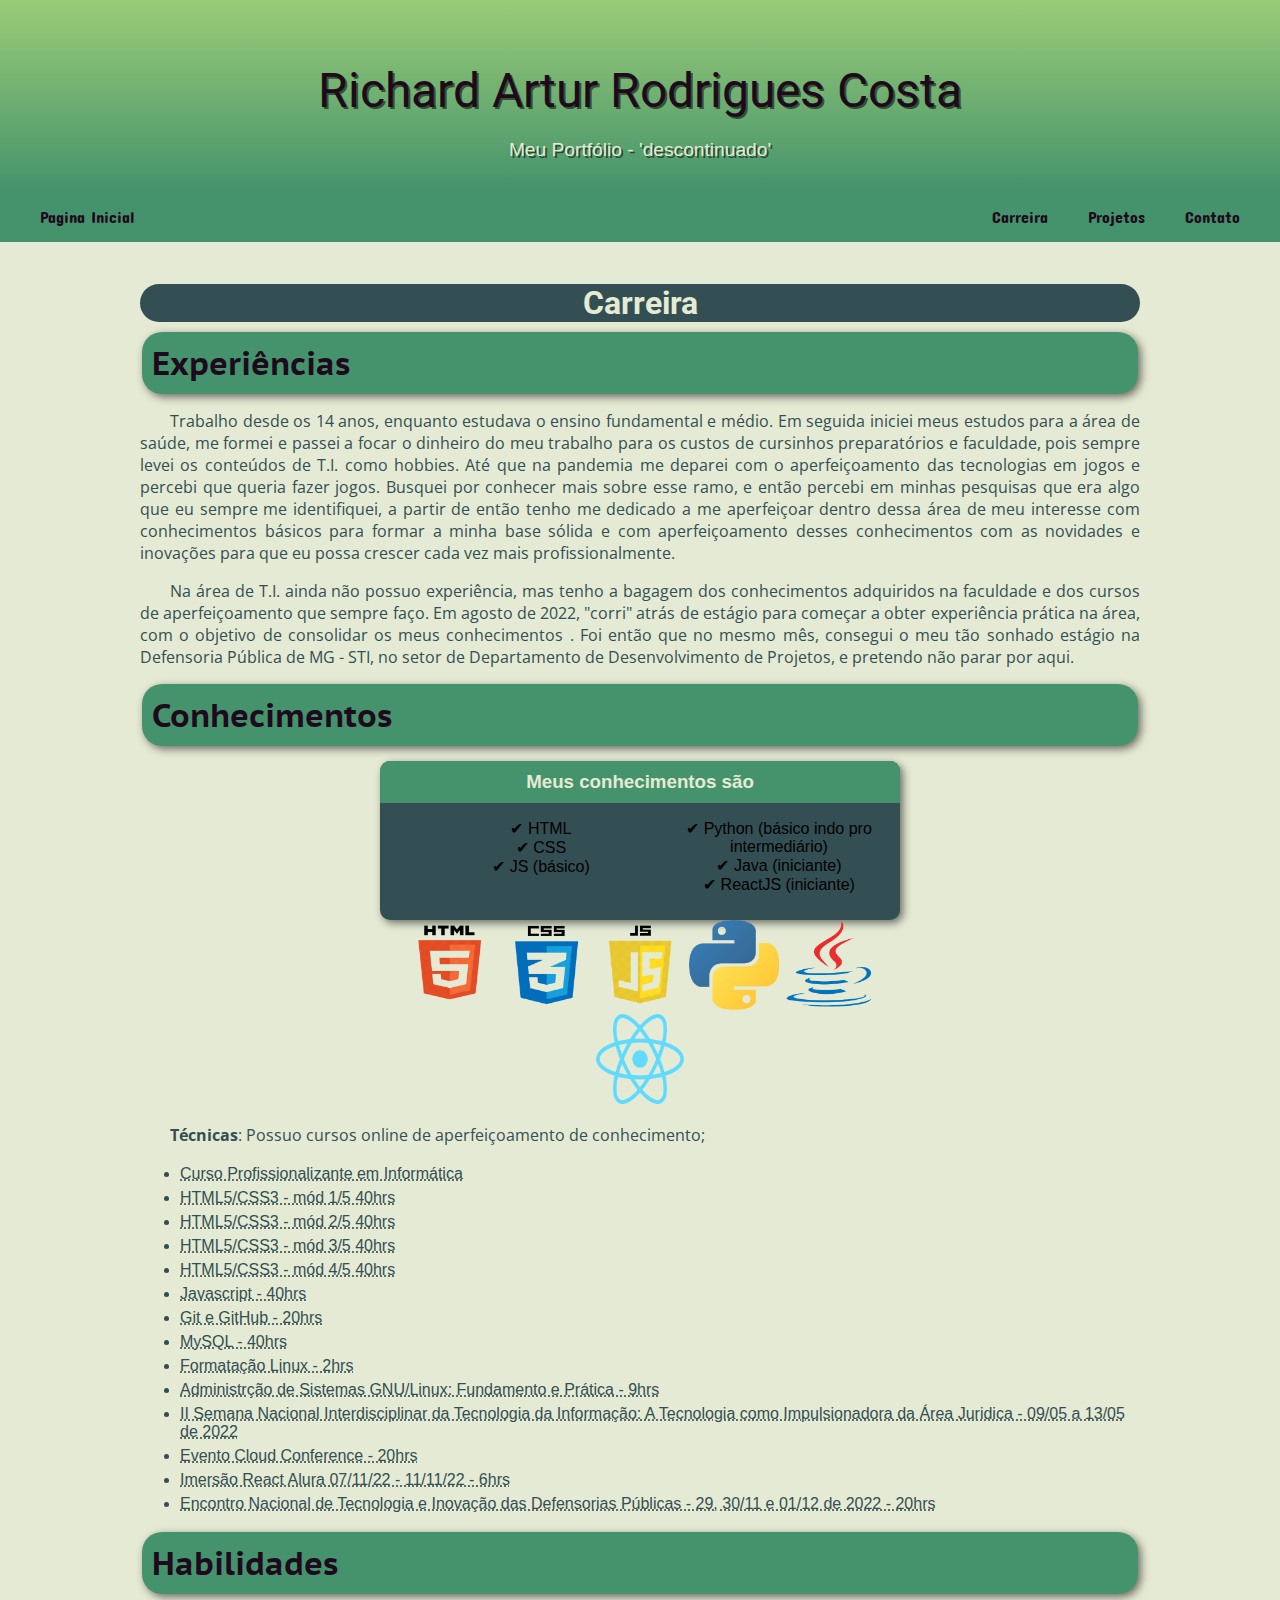
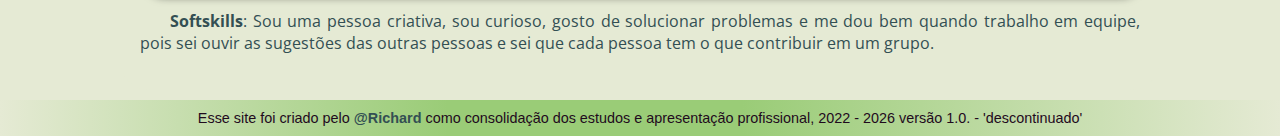
<file: pgs/carreira.html>
<!DOCTYPE html>
<html lang="pt-br">

<head>
    <meta charset="UTF-8">
    <meta http-equiv="X-UA-Compatible" content="IE=edge">
    <meta name="viewport" content="width=device-width, initial-scale=1.0">
    <link rel="stylesheet" href="../css/style.css" media="all">
    <link rel="stylesheet" href="../css/style_car.css">
    <link rel="stylesheet" href="../css/media-query.css">
    <link rel="shortcut icon" href="../img/chad.ico" type="image/x-icon">
    <title>Richard - Carreira</title>
</head>

<body onload="carregar()">
    <header id="cabecalho">
        <!-- conteudo no app.js -->
    </header>
    <nav class="nav">
        <div id="logo">
            <a href="../index.html">
                <p class="Mconteudo">Pagina Inicial</p>
            </a>
        </div>
        <button id="MSand"><!-- conteudo no app.js --></button>
        <ul id="menu">
            <li class="lista">
                <a href="carreira.html"><p class="Mconteudo">Carreira</p></a>
            </li>
            <li class="lista">
                <a href="projetos.html"><p class="Mconteudo">Projetos</p></a>
            </li>
            <li class="lista">
                <a href="contatos.html"><p class="Mconteudo">Contato</p></a>
            </li>
        </ul>
    </nav>
    <main>
        <h1>Carreira</h1>
        <section>
            <h1 class="subTC">Experiências</h1>
            <p>
                Trabalho desde os 14 anos, enquanto estudava o ensino fundamental e médio. Em seguida iniciei meus estudos para a área de saúde, me formei e passei a focar o dinheiro do meu trabalho para os custos de cursinhos preparatórios e faculdade, pois sempre levei os conteúdos de T.I. como hobbies. Até que na pandemia me deparei com o aperfeiçoamento das tecnologias em jogos e percebi que queria fazer jogos. Busquei por  conhecer mais sobre esse ramo, e então percebi em minhas pesquisas que era algo que eu sempre me identifiquei, a partir de então tenho me dedicado a me aperfeiçoar dentro dessa área  de meu interesse com conhecimentos básicos para formar a minha base sólida e com aperfeiçoamento desses conhecimentos com as novidades e inovações para que eu possa crescer cada vez mais profissionalmente.
            </p>
            <p>
                Na área de T.I. ainda não possuo experiência, mas tenho a bagagem dos conhecimentos adquiridos na faculdade e dos cursos de aperfeiçoamento que sempre faço. Em agosto de 2022, "corri" atrás de estágio para começar a obter experiência prática na área, com o objetivo de consolidar os meus conhecimentos . Foi então que no mesmo mês, consegui o meu tão sonhado estágio na Defensoria Pública de MG - STI, no setor de Departamento de Desenvolvimento de Projetos, e pretendo não parar por aqui. 
            </p>
        </section>
        <section>
            <h1 class="subTC">Conhecimentos</h1>
            <div id="tabela">
                <h3 id="TitTab">Meus conhecimentos são</h3>
                <ul id="ListTab">
                    <li>HTML</li>
                    <li>CSS</li>
                    <li>JS (básico)</li>
                    <li>Python (básico indo pro intermediário)</li>
                    <li>Java (iniciante)</li>
                    <li>ReactJS (iniciante)</li>
                </ul>
            </div>
            <div id="SofImg">
                <img src="../img/figurinha-skillHTML.png" alt="Skill HTML">
                <img src="../img/figurinha-skillCSS.png" alt="Skill CSS">
                <img src="../img/figurinha-skillJS.png" alt="Skill JS">
                <img src="../img/figurinha-skillPYTHON.png" alt="Skill PYTHON">
                <img src="../img/figurinha-skillJAVA.png" alt="Skill JAVA">
                <img src="../img/figurinha-skillReactJS.png" alt="Skill ReactJS">
            </div>
            <!--
            Uma seção com suas habilidades Técnicas. Cursos que você já fez, linguagens de programação que você sabe, tecnologias e ferramentas que você sabe usar, por ex: HTML, CSS, JavaScript, Python, PowerPoint, Excel, etc. 
            -->
            <p>
                <strong>Técnicas</strong>: Possuo cursos online de aperfeiçoamento de conhecimento; 
                <ul id="cursos">
                    <li><abbr title="Curso - 2011">Curso Profissionalizante em Informática</abbr></li>
                    <li><abbr title="Curso em Vídeo">HTML5/CSS3 - mód 1/5 40hrs</abbr></li>
                    <li><abbr title="Curso em Vídeo">HTML5/CSS3 - mód 2/5 40hrs</abbr></li>
                    <li><abbr title="Curso em Vídeo">HTML5/CSS3 - mód 3/5 40hrs</abbr></li>
                    <li><abbr title="Curso em Vídeo">HTML5/CSS3 - mód 4/5 40hrs</abbr></li>
                    <li><abbr title="Curso em Vídeo">Javascript - 40hrs</abbr></li>
                    <li><abbr title="Curso em Vídeo">Git e GitHub - 20hrs</abbr></li>
                    <li><abbr title="Curso em Vídeo">MySQL - 40hrs</abbr></li>
                    <li><abbr title="Curso Udemy">Formatação Linux - 2hrs</abbr></li>
                    <li><abbr title="Curso Udemy">Administrção de Sistemas GNU/Linux: Fundamento e Prática - 9hrs</abbr></li>
                    <li><abbr title="Evento Online">II Semana Nacional Interdisciplinar da Tecnologia da Informação: A Tecnologia como Impulsionadora da Área Juridica - 09/05 a 13/05 de 2022</abbr></li>
                    <li><abbr title="Evento Online">Evento Cloud Conference - 20hrs</abbr></li>
                    <li><abbr title="Evento Online">Imersão React Alura 07/11/22 - 11/11/22  - 6hrs</abbr></li>
                    <li><abbr title="Evento Presencial">Encontro Nacional de Tecnologia e Inovação das Defensorias Públicas - 29, 30/11 e 01/12 de 2022 - 20hrs</abbr></li>
                </ul>
            </p>
        </section>
        <section>
            <h1 class="subTC">Habilidades</h1>
            <p>
                <strong>Softskills</strong>: Sou uma pessoa criativa, sou curioso, gosto de solucionar problemas e me dou bem quando trabalho em equipe, pois sei ouvir as sugestões das outras pessoas e sei que cada pessoa tem o que contribuir em um grupo.
            </p>
            
        </section>
    </main>
    <footer id="rodape">
        <!-- conteudo no app.js -->
    </footer>
    <script src="../js/app.js"></script>
</body>

</html>
</file>
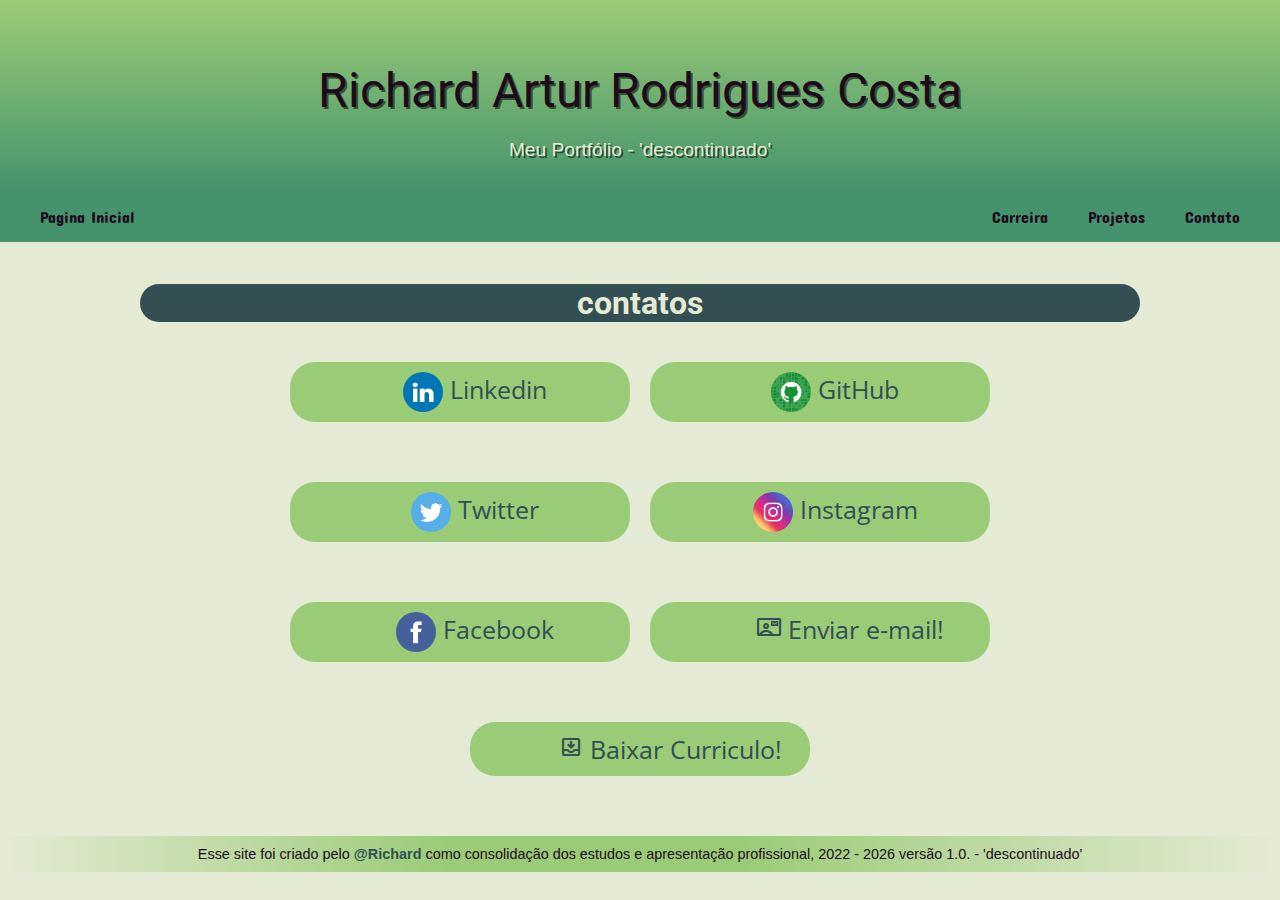
<file: pgs/contatos.html>
<!DOCTYPE html>
<html lang="pt-br">

<head>
    <meta charset="UTF-8">
    <meta http-equiv="X-UA-Compatible" content="IE=edge">
    <meta name="viewport" content="width=device-width, initial-scale=1.0">
    <link rel="stylesheet" href="../css/style.css" media="all">
    <link rel="stylesheet" href="../css/style_con.css">
    <link rel="stylesheet" href="../css/media-query.css">
    <link rel="shortcut icon" href="../img/chad.ico" type="image/x-icon">
    <link rel="stylesheet" href="https://fonts.googleapis.com/css2?family=Material+Symbols+Outlined:opsz,wght,FILL,GRAD@48,400,0,0" />
    <title>Richard - Contatos</title>
</head>

<body onload="carregar()">
    <header id="cabecalho">
        <!-- conteudo no app.js -->
    </header>
    <nav class="nav">
        <div id="logo">
            <a href="../index.html">
                <p class="Mconteudo">Pagina Inicial</p>
            </a>
        </div>
        <button id="MSand"><!-- conteudo no app.js --></button>
        <ul id="menu">
            <li class="lista">
                <a href="carreira.html"><p class="Mconteudo">Carreira</p></a>
            </li>
            <li class="lista">
                <a href="projetos.html"><p class="Mconteudo">Projetos</p></a>
            </li>
            <li class="lista">
                <a href="contatos.html"><p class="Mconteudo">Contato</p></a>
            </li>
        </ul>
    </nav>
    <main>
        <h1>contatos</h1>
        <section id="contatos">
                <p>
                    <a href="https://www.linkedin.com/in/richard-costa-660740235/" target="_blank" class="cnt"><img src="../img/logo-linkedin.jpg" alt="img Linkedin"> Linkedin</a>
                    <!--#######-->
                    <a href="https://github.com/RicCost4" target="_blank" class="cnt"><img src="../img/logo-github.jpg" alt="img GitHub"> GitHub</a>
                </p>
                <p>
                    <a href="https://twitter.com/richard_artur" target="_blank" class="cnt"><img src="../img/logo-twitter.jpg" alt="img Twitter"> Twitter</a>
                    <!--#######-->
                    <a href="https://www.instagram.com/richard_artur/" target="_blank" class="cnt"><img src="../img/logo-instagram.jpg" alt="img Instagram"> Instagram</a>
                </p>
                <p>
                    <a href="https://www.facebook.com/richard.costa.3323/" target="_blank" class="cnt"><img src="../img/logo-facebook.jpg" alt="img Linkedin"> Facebook</a>
                    <!--#######-->
                    <a href="mailto:richardarcosta@hotmail.com" class="cnt"><span class="material-symbols-outlined">contact_mail</span> Enviar e-mail!</a>
                </p>
                <p id="curriculo">
                    <!-- conteudo no app.js -->
                </p>
        </section>
    </main>
    <footer id="rodape">
        <!-- conteudo no app.js -->
    </footer>
    <script src="../js/app.js"></script>
</body>

</html>
</file>
<file: desafio redes_sociais/css/socialStyle.css>
@charset "UTF-8";

:root {
    --cor01: darkred;
    --cor02: red;
    --cor03: white;
}

*{
    margin: 0px;
    padding: 0px;
    font-family: Arial, Helvetica, sans-serif;
}
::-webkit-scrollbar{
    width: 0px;
    height: 0px;
}
img{
    width: 100vw;
}
a{
    display: block;
    background-color: var(--cor01);
    color: var(--cor03);
    padding: 20px;
    text-align: center;
    font-weight: bolder;
    text-decoration: none;
}
a:hover{
    background-color: var(--cor02);
}
</file>
<file: desafio redes_sociais/css/style.css>
@charset "UTF-8";

:root {
    --cor01: white;
}

*{
    margin: 0px;
    padding: 0px;
    font-family: Arial, Helvetica, sans-serif;
}

::-webkit-scrollbar{
    width: 0px;
    height: 0px;
}

html,
body{
    height: 100vh;
    width: 100vw;
}

body{
    background: url(../img/imagem/fundo-madeira.jpg) no-repeat top center;
    background-size: cover;
    background-attachment: fixed;
}

main{
    position: relative;
    height: 100vh;
}

#telefone{
    position: absolute;
    top: 50%;
    left: 50%;
    transform: translate(-50%, -50%);
    height: 627px;
    width: 311px;
    background: url(../img/imagem/frame-iphone.png) no-repeat;
}

#tela{
    position: relative;
    top: 80px;
    left: 22px;
    width: 269px;
    height: 471px;
}

#redes-sociais{
    text-align: right;
    display: flex;
    flex-direction: column;
}

#redes-sociais img{
    width: 50px;
    margin: 5px;
    border-radius: 50%;
    box-shadow: 2px 2px 5px rgba(0, 0, 0, 0.692);
    box-sizing: border-box;
}

#redes-sociais img:hover{
    border: 2px solid var(--cor01);
    transform: translate(-3px, -3px);
    box-shadow: 5px 5px 10px rgba(0, 0, 0, 0.950);
    transition: transform 0.5s, border 0.7s;
}
</file>
<file: desafio_android/estilo/style.css>
@charset "UTF-8";
@import url('https://fonts.googleapis.com/css2?family=Bebas+Neue&display=swap');

@font-face {
    font-family: 'android';
    src: url(' ../fontes/idroid.otf') format('opentype');
    font-weight: normal;
}

:root {
    --cor0: #c5ebd6;
    --cor1: #83e1ad;
    --cor2: #3ddc84;
    --cor3: #2fa866;
    --cor4: #1a5c37;
    --cor5: #063d1e;

    --fonte-padrao: Arial, Verdana, Helvetica, sans-serif;
    --fonte-destaque: 'Bebas Neue', 'cursive';
    --fonte-android: 'android', 'cursive';
}

* {
    margin: 0px;
    padding: 0px;
}

body {
    background-color: var(--cor0);
    font-family: var(--fonte-padrao);
}

a.externo::after {
    content: '\1F517';
}

header {
    background-image: linear-gradient(to bottom, var(--cor3), var(--cor5));
    min-height: 150px;
    text-align: center;
    padding-top: 30px;
}

header h1 {
    color: white;
    font-family: var(--fonte-destaque);
    font-weight: normal;
    font-size: 3em;
    margin-bottom: 20px;
    text-shadow: 2px 2px 0px rgba(0, 0, 0, 0.555);
}

header p {
    font-family: var(--fonte-padrao);
    font-size: 1.2em;
    color: white;
    margin: auto;
    padding-bottom: 30px;
    padding-right: 10px;
    padding-left: 10px;
    max-width: 500px;
    text-shadow: 2px 2px 0px rgba(0, 0, 0, 0.555);
}

nav {
    background-color: var(--cor5);
    padding: 10px;
    box-shadow: 0px 7px 7px rgba(0, 0, 0, 0.63);
    text-align: center;
}

nav ul {
    display: flex;
}

nav a {
    color: var(--cor1);
    padding: 10px;
    border-radius: 5px;
    text-decoration: none;
    font-weight: bold;
    transition-duration: 1s;
}

nav a:hover {
    background-color: var(--cor3);
    color: var(--cor5);
}

main {
    min-width: 300px;
    max-width: 1000px;
    margin: auto;
    margin-bottom: 30px;
    padding: 20px;
    background-color: white;
    border-bottom-left-radius: 30px;
    border-bottom-right-radius: 30px;
}

main p {
    margin: 15px 0px;
    text-align: justify;
    text-indent: 30px;
    font-size: 1em;
    line-height: 2em;
}

main strong {
    color: var(--cor4);
    font-weight: bold;
}

main a {
    background-color: var(--cor1);
    color: var(--cor5);
    padding: 2px 6px;
    text-decoration: none;
    font-weight: bold;
}

main a:hover {
    text-decoration: underline;
    color: var(--cor4);
}

main img {
    width: 100%;
}

main img.pequena {
    display: block;
    max-width: 350px;
    margin: auto;
}

main h1 {
    color: var(--cor5);
    font-family: var(--fonte-android);
    font-weight: normal;
    font-size: 1.8em;
}

main h2 {
    color: var(--cor4);
    font-family: var(--fonte-android);
    font-weight: normal;
    font-size: 1.3em;
    background-image: linear-gradient(to right, var(--cor1), transparent);
    text-indent: 8px;
}

.video {
    background-color: var(--cor5);
    margin: 0px -20px 30px -20px;
    padding: 20px;
    padding-bottom: 57%;
    position: relative;
}

.video>iframe {
    position: absolute;
    top: 5%;
    left: 5%;
    width: 90%;
    height: 90%;
}

aside {
    background-color: var(--cor1);
    padding: 10px;
    border-radius: 10px;
    box-shadow: 3px 3px 8px rgba(0, 0, 0, 0.541);
}

aside>h3 {
    background-color: var(--cor4);
    color: white;
    padding: 10px;
    margin: -10px -10px 0 -10px;
    border-radius: 10px 10px 0px 0px;
}

aside>ul {
    list-style-type: "\2714\00A0";
    list-style-position: inside;
    columns: 2;
}

footer {
    background-color: var(--cor5);
    color: white;
    text-align: center;
    font-size: 0.8em;
    padding: 5px;
}

footer a {
    color: white;
    font-weight: bolder;
    text-decoration: none;
}

footer a:hover {
    text-decoration: underline;
    color: var(--cor1);
}
</file>
<file: desafio_cordel/css/style.css>
@charset "UTF-8";
@import url('https://fonts.googleapis.com/css2?family=Passion+One&family=Sriracha&display=swap');

:root {
    --fonte01: Verdana, Geneva, Tahoma, sans-serif;
    --fonte02: 'Passion One', cursive;
    --fonte03: 'Sriracha', cursive;
}

* {
    margin: 0px;
    padding: 0px;
    font-size: 1em;
}

html,
body {
    font-family: var(--fonte01);
    min-height: 100vh;
    background-color: darkgray;
}

header {
    background-color: black;
    color: white;
    text-align: center;
}

header>h1 {
    font-family: var(--fonte02);
    font-size: 10vw;
    padding-top: 50px;
    /* text-transform: uppercase;  tipo de transformação de texto "uppercase: deixar tudo maiuscula"*/
    font-variant: small-caps;
    /*tipo de transformação de texto maiuscula mais destacando as iniciais"*/
}

header>p {
    padding-bottom: 50px;
}

a {
    color: white;
    text-decoration: none;
    font-weight: bolder;
}

a:hover {
    color: red;
    text-decoration: underline;
}

section {
    font-family: var(--fonte03);
    font-size: 3vw;
    padding-top: 10vh;
    padding-bottom: 10vh;
    line-height: 2em;
    padding-left: 30px;
}

section>p {
    padding-bottom: 2em;
}

.normal {
    background-color: white;
    color: black;
}

.imagem {
    background-color: brown;
    color: white;
    box-shadow: inset 6px 6px 13px 0px rgba(0, 0, 0, 0.452);
}

.imagem>p {
    display: inline-block;
    padding: 5px;
    background-color: rgba(0, 0, 0, 0.534);
    text-shadow: 1px 1px 0px black;
}

/* configurações separadas */
#img01 {
    background-image: url(../imagens/background001.jpg);
}

#img02 {
    background-image: url(../imagens/background002.jpg);
}

/* configurações juntas */
#img01,
#img02 {
    background-position: right center;
    background-size: cover;
    background-attachment: fixed;
}

footer {
    background-color: black;
    color: white;
    text-align: center;
    padding: 10px;
}
</file>
<file: css/style.css>
@charset "UTF-8";
@import url('https://fonts.googleapis.com/css2?family=Concert+One&family=Noto+Sans&family=Open+Sans&family=PT+Sans+Caption&family=Roboto&display=swap');

:root {
    --cor0: #1f0a1d;
    --cor1: #334f53;
    --cor2: #45936c;
    --cor3: #9acc77;
    --cor4: #e5ead4;
    --fonte-padrao: Arial, Verdana, Helvetica, sans-serif;
    --fontTitulo: 'Roboto', sans-serif;
    --fontSubTitulo: 'PT Sans Caption', sans-serif;
    --fontTxt: 'Open Sans', sans-serif;
    --fontLink: 'Noto Sans', sans-serif;
    --fontMenu: 'Concert One', cursive;

}

body {
    background-color: var(--cor4);
    margin: 0px;
    font-family: var(--fonte-padrao);
}

a {
    text-decoration: none;
}

/* cabeçalho */
header {
    background-image: linear-gradient(to bottom, var(--cor3), var(--cor2));
    min-height: 150px;
    text-align: center;
    padding-top: 30px;
}

header h1 {
    color: var(--cor0);
    font-weight: normal;
    font-family: var(--fontTitulo);
    font-size: 3em;
    margin-bottom: 20px;
    text-shadow: 2px 2px 0px rgba(0, 0, 0, 0.555);
}

header p {
    color: var(--cor4);
    font-size: 1.2em;
    margin: auto;
    padding-bottom: 30px;
    padding-right: 10px;
    padding-left: 10px;
    max-width: 500px;
    text-shadow: 2px 2px 0px rgba(0, 0, 0, 0.555);
}

/* menu */
nav a {
    text-decoration: none;
}

nav a:hover,
.Mconteudo:hover {
    text-decoration: underline;
    color: var(--cor4);
}

/* classes/Id's do menu*/
.nav {
    background-color: var(--cor2);
    font-family: var(--fontMenu);
    margin: auto;
    padding: 0 20px;
    justify-content: space-between;
    align-items: center;
    width: calc(100% - 40px);
    top: 0px;
}

#menu {
    list-style: none;
    margin: 0px;
    padding: 0px;
    overflow: hidden;
    transition: all 0.6s;

}

#logo,
.lista {
    margin: 0px;
    padding: 0 20px;
}

#MSand {
    background-color: transparent;
    border: none;
    font-size: 36px;
    position: absolute;
    right: 10px;
    display: none;
}

.Mconteudo,
#logo,
#MSand {
    color: var(--cor0);
    transition-duration: 1s;
}

.nav,
#menu {
    display: flex;
    flex-direction: row;
}

.lista:hover,
#logo:hover,
#MSand:hover {
    cursor: pointer;
    opacity: 0.8;
    background-color: var(--cor3);
}

#MSand:focus~#menu {
    height: 160px;
}

/* corpo - configuração geral */
main {
    background-color: var(--cor4);
    min-width: 300px;
    max-width: 1000px;
    margin: auto;
    margin-bottom: 10px;
    padding: 20px;
    border-bottom-left-radius: 30px;
    border-bottom-right-radius: 30px;
}

main>h1 {
    margin-bottom: 10px;
    font-family: var(--fontTitulo);
    text-align: center;
    background-color: var(--cor1);
    color: var(--cor4);
    font-size: 2em;
    border-radius: 25px;
}

main>h2 {
    padding: 5px 15px;
    margin: 10px;
    font-family: var(--fontSubTitulo);
    background-image: linear-gradient(to right, var(--cor3), transparent);
    color: var(--cor4);
    font-size: 1.5em;
    text-shadow: 2px 2px 0px rgba(0, 0, 0, 0.808);
    border-radius: 15px;
}

section p {
    font-family: var(--fontTxt);
    color: var(--cor1);
    text-align: justify;
    text-indent: 30px;
}

section a {
    text-align: center;
    color: var(--cor0);
    font-size: 1em;
    text-decoration: none;
}

section a:hover {
    background-color: var(--cor3);
    color: var(--cor4);
    cursor: pointer;
}

/* rodape */
footer {
    background: linear-gradient(90deg, var(--cor4) 0%, var(--cor3) 35%, var(--cor3) 58%, var(--cor4) 100%);
    border: 30px;
    color: var(--cor0);
    text-align: center;
    font-size: 0.9em;
    margin: auto;
    padding: 10px;

}

footer a {
    color: var(--cor1);
    font-weight: bolder;
    text-decoration: none;
}

footer a:hover {
    text-decoration: underline;
    color: var(--cor2);
}
</file>
<file: css/style_car.css>
@charset "UTF-8";
@import url(style.css);

/* classes/Id's do corpo*/
/* carreira */
.subTC{
    font-family: var(--fontSubTitulo);
    padding: 10px;
    color: var(--cor0);
    background-color: var(--cor2);
    margin: 2px;
    box-shadow: 3px 3px 8px rgba(0, 0, 0, 0.541);
    border-radius: 20px;
}

#tabela,
#SofImg {
    text-align: center;
    margin: auto;
    display: block;
    max-width: 500px;
    min-width: 250px;
}

#tabela {
    background-color: var(--cor1);
    margin-top: 15px;
    padding: 10px;
    border-radius: 10px;
    box-shadow: 3px 3px 8px rgba(0, 0, 0, 0.541);
}

#TitTab {
    background-color: var(--cor2);
    color: var(--cor4);
    padding: 10px;
    margin: -10px -10px 0 -10px;
    border-radius: 10px 10px 0px 0px;
}

#ListTab {
    list-style-type: "\2714\00A0";
    list-style-position: inside;
    columns: 2;
}

#SofImg img {
    width: 90px;
    height: 90px;
}

#cursos {
    color: var(--cor1);
}

#cursos li {
    padding: 3px 0px;
}
</file>
<file: css/media-query.css>
@charset "UTF-8";

/* todas as demais medias*/
/* Typical Device Breakpoints
----------------------------------
        Pequenas Telas: ate 600px
        Celular: +600px == 768px
        Tablet's: +768 == 992px
        Desktop's: +992px == 1200px
        Grandes Telas: +1200px
*/

/* responsividade */
@media screen and (max-width: 850px) {
    .nav {
        align-items: flex-start;
    }

    #menu {
        text-align: center;
        margin: 0;
        height: 0;
    }

    #MSand {
        display: flex;
    }

    #logo {
        margin: 10px;
    }

    .lista,
    #menu {
        width: 100%;
    }

    .nav,
    #menu {
        flex-direction: column;
    }

    /* frame */
    #tela {
        width: 88vw;
    }
}

@media screen and (max-width: 750px) {
    #perfil {
        display: flex;
        flex-direction: column;
        text-align: center;
    }

    #perfilImg {
        margin: auto;
        display: block;
        border-radius: 50%;
    }
}

@media screen and (max-width: 650px) {
    #contatos p {
        margin: 0px;
        padding: 0px;
        display: flex;
        flex-direction: column;
        align-items: center;
    }

    #contatos a {
        font-size: 20px;
    }
}
</file>
<file: css/style_con.css>
@charset "UTF-8";
@import url(style.css);

/* classes/Id's do corpo*/
#contatos {
    margin: 0;
    padding: 0;
}

#contatos p {
    margin: auto;
    padding: 20px 20px;
    display: flex;
    justify-content: center;
}

#contatos a {
    background-color: var(--cor3);
    color: var(--cor1);
    width: 300px;
    font-size: 25px;
    padding: 10px 20px;
    margin: 10px;
    border-radius: 25px;
    display: block;
    top: 50%;
    left: 50%;
    transition-duration: 1s;
}

.cnt:hover {
    background-image: linear-gradient(to bottom, var(--cor4), var(--cor3), var(--cor4));
    color: var(--cor4);
}

#cv:hover {
    background-image: linear-gradient(to bottom, var(--cor1), var(--cor3));
}

#contatos img {
    width: 40px;
    height: 40px;
    border-radius: 50%;
    vertical-align: top;
}
</file>
